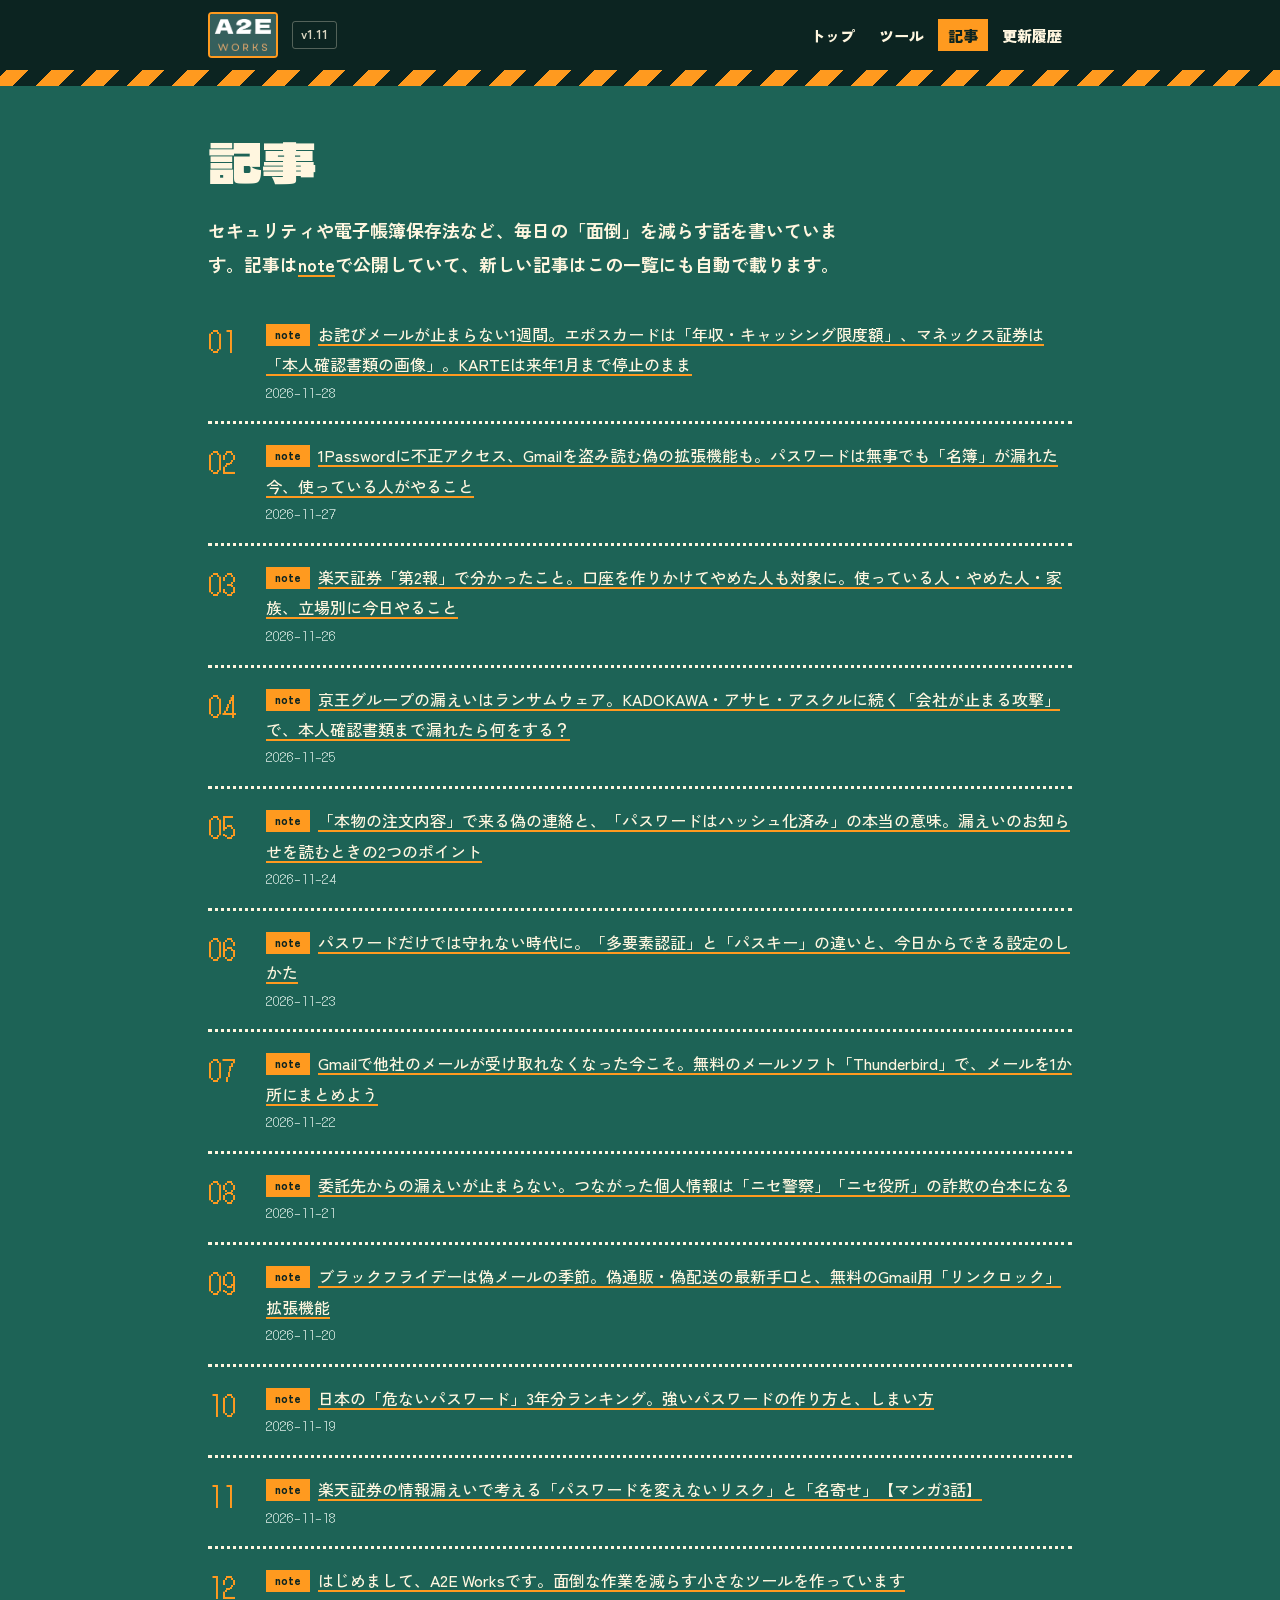
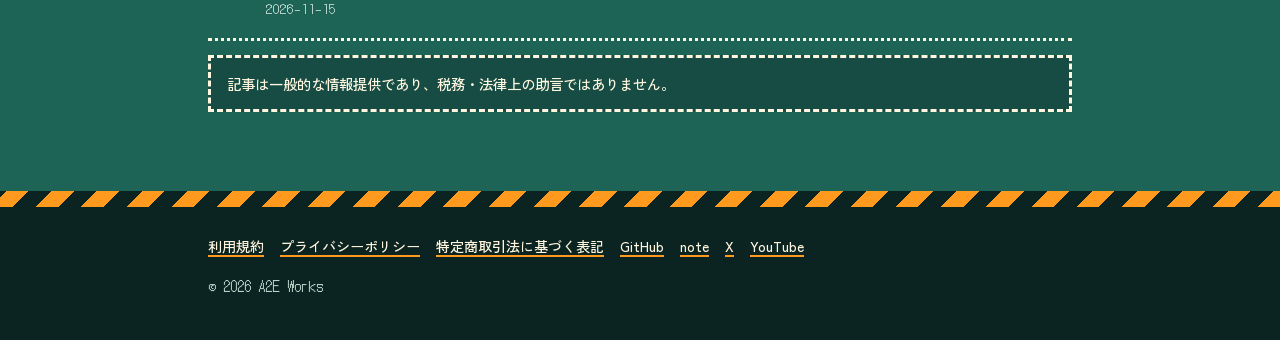
<file: articles.html>
<!doctype html>
<html lang="ja"><head><meta charset="utf-8"><meta name="viewport" content="width=device-width,initial-scale=1">
<title>記事|A2E Works</title><link rel="icon" href="images/favicon.png"><meta name="description" content="電子帳簿保存法まわりの基礎知識を、個人事業主向けにやさしく。">
<link rel="preconnect" href="https://fonts.googleapis.com"><link rel="preconnect" href="https://fonts.gstatic.com" crossorigin><link href="https://fonts.googleapis.com/css2?family=DotGothic16&family=Dela+Gothic+One&family=Zen+Kaku+Gothic+New:wght@500;700;900&display=swap" rel="stylesheet"><link rel="stylesheet" href="css/style.css"></head><body>
<header class="site"><div class="wrap"><a class="brand" href="index.html"><img src="images/brand.png" alt="A2E WORKS"></a><nav><a href="index.html">トップ</a><a href="tools.html">ツール</a><a href="articles.html" aria-current="page">記事</a><a href="changelog.html">更新履歴</a></nav></div></header><div class="stripe"></div>
<main><div class="wrap">
<h1>記事</h1><p class="lead">セキュリティや電子帳簿保存法など、毎日の「面倒」を減らす話を書いています。記事は<a href="https://note.com/a2e_works" target="_blank" rel="noopener">note</a>で公開していて、新しい記事はこの一覧にも自動で載ります。</p>
<ul class="list" id="articleList"></ul>
<p class="note">記事は一般的な情報提供であり、税務・法律上の助言ではありません。</p>
</div></main>
<div class="stripe"></div><footer class="site"><div class="wrap">
<a href="legal/terms.html">利用規約</a><a href="legal/privacy.html">プライバシーポリシー</a><a href="legal/tokushoho.html">特定商取引法に基づく表記</a><a data-github href="#">GitHub</a><a href="https://note.com/a2e_works" target="_blank" rel="noopener">note</a><a href="https://x.com/A2EWorks" target="_blank" rel="noopener">X</a><a href="https://www.youtube.com/channel/UCyqLcDdzrbCwlET-WRJbH2w" target="_blank" rel="noopener">YouTube</a>
<p>&copy; <span id="year">2026</span> A2E Works</p></div></footer>
<script src="js/data.js"></script><script src="js/note-feed.js"></script><script src="js/main.js"></script></body></html>
</file>
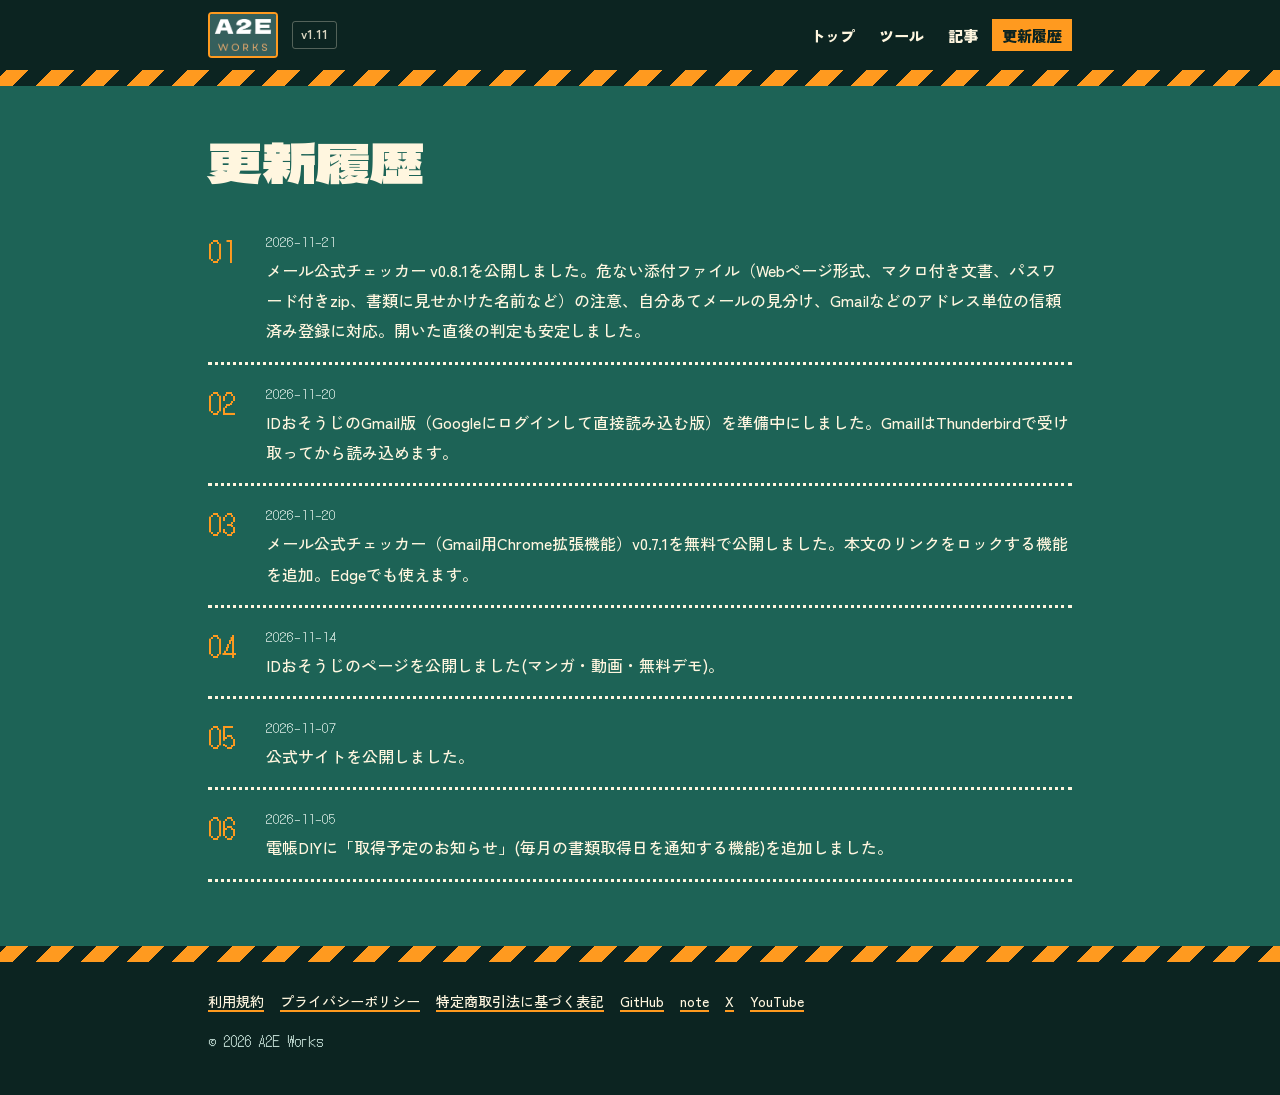
<file: changelog.html>
<!doctype html>
<html lang="ja"><head><meta charset="utf-8"><meta name="viewport" content="width=device-width,initial-scale=1">
<title>更新履歴|A2E Works</title><link rel="icon" href="images/favicon.png"><meta name="description" content="A2E Worksとサイト・製品の更新履歴。">
<link rel="preconnect" href="https://fonts.googleapis.com"><link rel="preconnect" href="https://fonts.gstatic.com" crossorigin><link href="https://fonts.googleapis.com/css2?family=DotGothic16&family=Dela+Gothic+One&family=Zen+Kaku+Gothic+New:wght@500;700;900&display=swap" rel="stylesheet"><link rel="stylesheet" href="css/style.css"></head><body>
<header class="site"><div class="wrap"><a class="brand" href="index.html"><img src="images/brand.png" alt="A2E WORKS"></a><nav><a href="index.html">トップ</a><a href="tools.html">ツール</a><a href="articles.html">記事</a><a href="changelog.html" aria-current="page">更新履歴</a></nav></div></header><div class="stripe"></div>
<main><div class="wrap">
<h1>更新履歴</h1><ul class="list" id="changeList"></ul>
</div></main>
<div class="stripe"></div><footer class="site"><div class="wrap">
<a href="legal/terms.html">利用規約</a><a href="legal/privacy.html">プライバシーポリシー</a><a href="legal/tokushoho.html">特定商取引法に基づく表記</a><a data-github href="#">GitHub</a><a href="https://note.com/a2e_works" target="_blank" rel="noopener">note</a><a href="https://x.com/A2EWorks" target="_blank" rel="noopener">X</a><a href="https://www.youtube.com/channel/UCyqLcDdzrbCwlET-WRJbH2w" target="_blank" rel="noopener">YouTube</a>
<p>&copy; <span id="year">2026</span> A2E Works</p></div></footer>
<script src="js/data.js"></script><script src="js/main.js"></script></body></html>
</file>
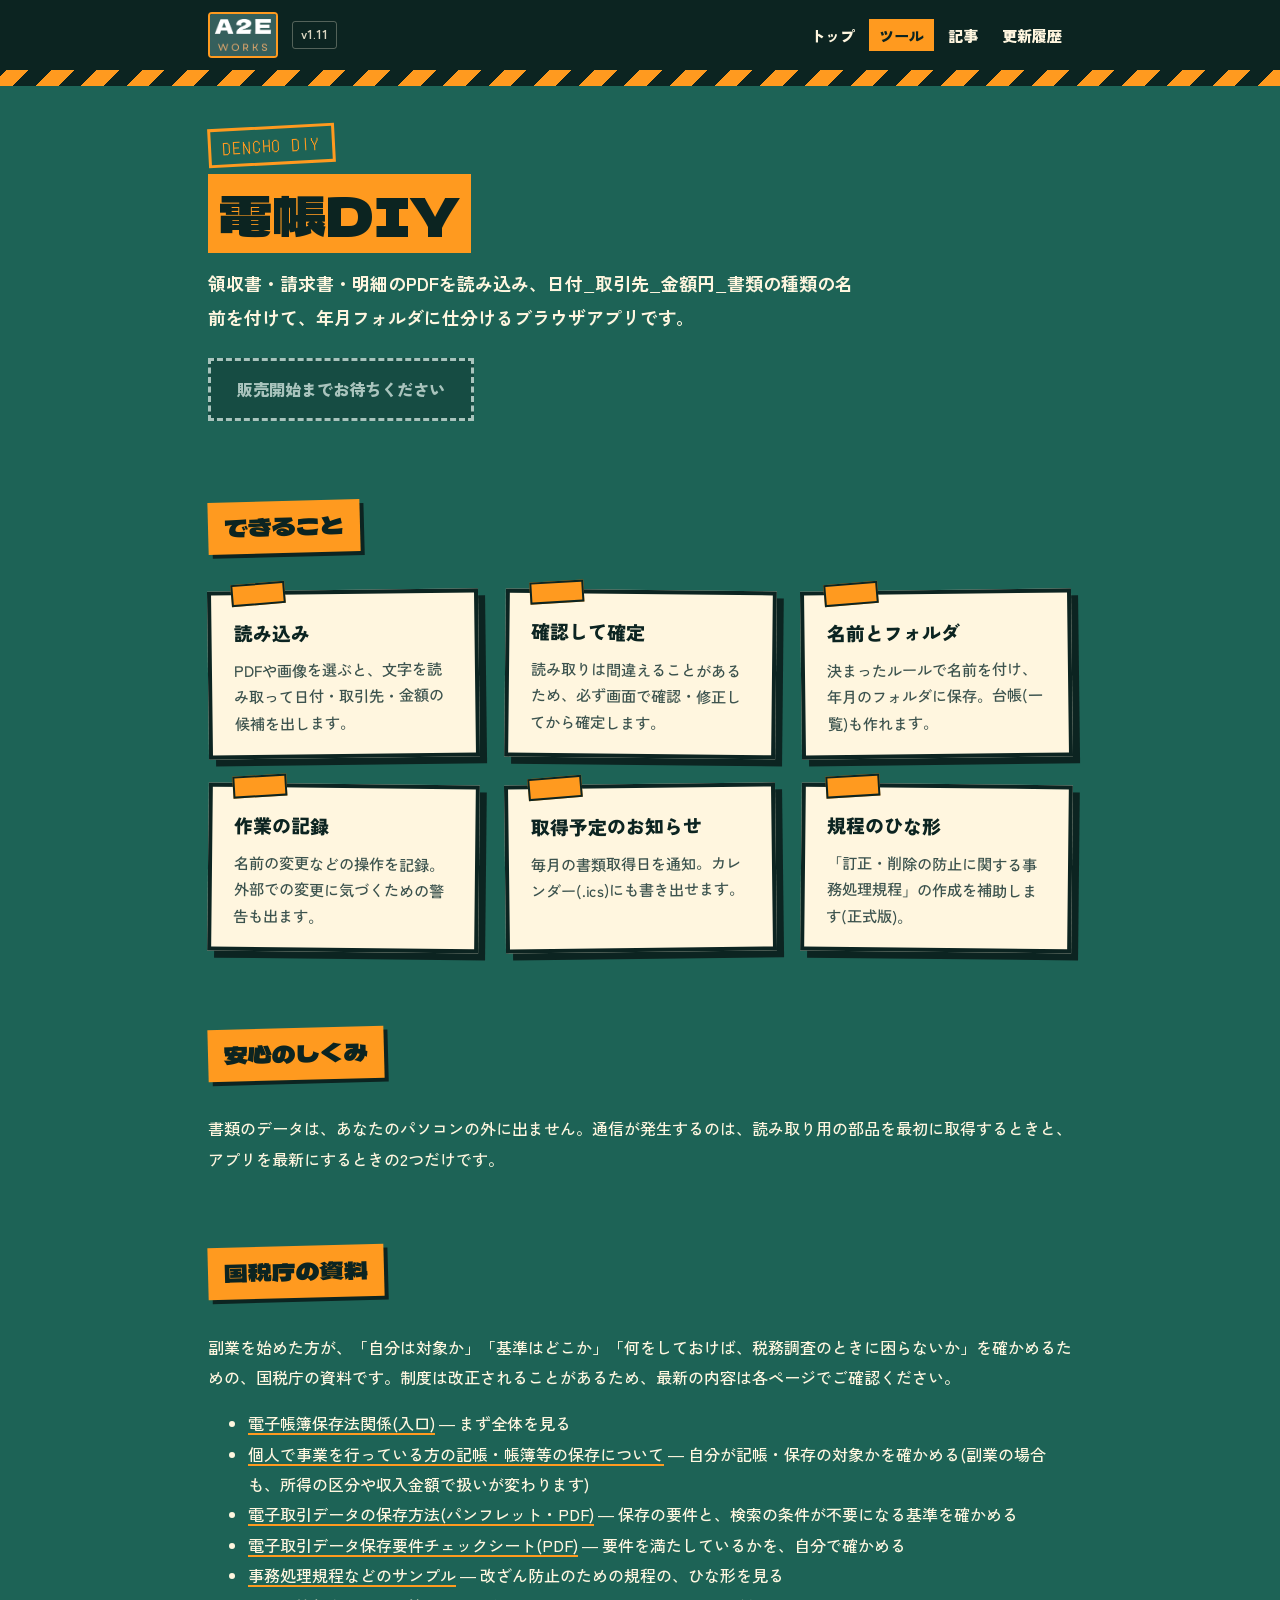
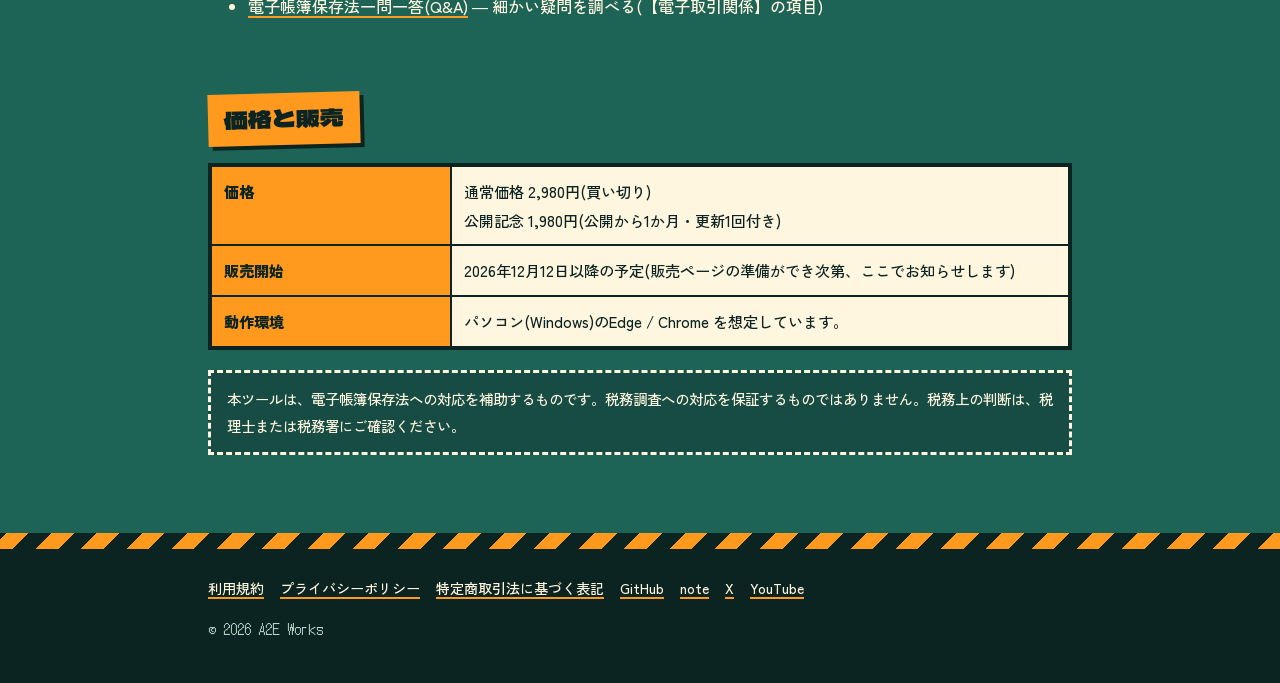
<file: dencho-diy.html>
<!doctype html>
<html lang="ja"><head><meta charset="utf-8"><meta name="viewport" content="width=device-width,initial-scale=1">
<title>電帳DIY|A2E Works</title><link rel="icon" href="images/favicon.png"><meta name="description" content="電子取引データのファイル名・フォルダ整理を、ブラウザだけで。書類は外部に送信されません。">
<link rel="preconnect" href="https://fonts.googleapis.com"><link rel="preconnect" href="https://fonts.gstatic.com" crossorigin><link href="https://fonts.googleapis.com/css2?family=DotGothic16&family=Dela+Gothic+One&family=Zen+Kaku+Gothic+New:wght@500;700;900&display=swap" rel="stylesheet"><link rel="stylesheet" href="css/style.css"></head><body>
<header class="site"><div class="wrap"><a class="brand" href="index.html"><img src="images/brand.png" alt="A2E WORKS"></a><nav><a href="index.html">トップ</a><a href="tools.html" aria-current="page">ツール</a><a href="articles.html">記事</a><a href="changelog.html">更新履歴</a></nav></div></header><div class="stripe"></div>
<main><div class="wrap">
<span class="stamp">DENCHO DIY</span><h1><mark>電帳DIY</mark></h1>
<p class="lead">領収書・請求書・明細のPDFを読み込み、<strong>日付_取引先_金額円_書類の種類</strong>の名前を付けて、年月フォルダに仕分けるブラウザアプリです。</p>
<div class="btns"><a class="btn sub" data-buy href="#">購入する</a></div>
<h2>できること</h2>
<div class="grid">
<div class="card"><h3>読み込み</h3><p>PDFや画像を選ぶと、文字を読み取って日付・取引先・金額の候補を出します。</p></div>
<div class="card"><h3>確認して確定</h3><p>読み取りは間違えることがあるため、必ず画面で確認・修正してから確定します。</p></div>
<div class="card"><h3>名前とフォルダ</h3><p>決まったルールで名前を付け、年月のフォルダに保存。台帳(一覧)も作れます。</p></div>
<div class="card"><h3>作業の記録</h3><p>名前の変更などの操作を記録。外部での変更に気づくための警告も出ます。</p></div>
<div class="card"><h3>取得予定のお知らせ</h3><p>毎月の書類取得日を通知。カレンダー(.ics)にも書き出せます。</p></div>
<div class="card"><h3>規程のひな形</h3><p>「訂正・削除の防止に関する事務処理規程」の作成を補助します(正式版)。</p></div></div>
<h2>安心のしくみ</h2>
<p>書類のデータは、あなたのパソコンの外に出ません。通信が発生するのは、読み取り用の部品を最初に取得するときと、アプリを最新にするときの2つだけです。</p>
<h2>国税庁の資料</h2>
<p>副業を始めた方が、「自分は対象か」「基準はどこか」「何をしておけば、税務調査のときに困らないか」を確かめるための、国税庁の資料です。制度は改正されることがあるため、最新の内容は各ページでご確認ください。</p>
<!--NTA_LINKS:html-->
<ul>
      <li><a href="https://www.nta.go.jp/law/joho-zeikaishaku/sonota/jirei/index.htm" target="_blank" rel="noopener">電子帳簿保存法関係(入口)</a><span class="nta-use"> ― まず全体を見る</span></li>
      <li><a href="https://www.nta.go.jp/taxes/shiraberu/shinkoku/kojin_jigyo/index.htm" target="_blank" rel="noopener">個人で事業を行っている方の記帳・帳簿等の保存について</a><span class="nta-use"> ― 自分が記帳・保存の対象かを確かめる(副業の場合も、所得の区分や収入金額で扱いが変わります)</span></li>
      <li><a href="https://www.nta.go.jp/law/joho-zeikaishaku/sonota/jirei/tokusetsu/pdf/0024011-003_01.pdf" target="_blank" rel="noopener">電子取引データの保存方法(パンフレット・PDF)</a><span class="nta-use"> ― 保存の要件と、検索の条件が不要になる基準を確かめる</span></li>
      <li><a href="https://www.nta.go.jp/law/joho-zeikaishaku/sonota/jirei/tokusetsu/pdf/0024011-003_02.pdf" target="_blank" rel="noopener">電子取引データ保存要件チェックシート(PDF)</a><span class="nta-use"> ― 要件を満たしているかを、自分で確かめる</span></li>
      <li><a href="https://www.nta.go.jp/law/joho-zeikaishaku/sonota/jirei/0021006-031.htm" target="_blank" rel="noopener">事務処理規程などのサンプル</a><span class="nta-use"> ― 改ざん防止のための規程の、ひな形を見る</span></li>
      <li><a href="https://www.nta.go.jp/law/joho-zeikaishaku/sonota/jirei/4-3.htm" target="_blank" rel="noopener">電子帳簿保存法一問一答(Q&amp;A)</a><span class="nta-use"> ― 細かい疑問を調べる(【電子取引関係】の項目)</span></li>
    </ul>
<!--/NTA_LINKS-->
<h2>価格と販売</h2>
<table><tr><th>価格</th><td>通常価格 2,980円(買い切り)<br>公開記念 1,980円(公開から1か月・更新1回付き)</td></tr>
<tr><th>販売開始</th><td>2026年12月12日以降の予定(販売ページの準備ができ次第、ここでお知らせします)</td></tr>
<tr><th>動作環境</th><td>パソコン(Windows)のEdge / Chrome を想定しています。</td></tr></table>
<p class="note" style="margin-top:20px">本ツールは、電子帳簿保存法への対応を補助するものです。税務調査への対応を保証するものではありません。税務上の判断は、税理士または税務署にご確認ください。</p>
</div></main>
<div class="stripe"></div><footer class="site"><div class="wrap">
<a href="legal/terms.html">利用規約</a><a href="legal/privacy.html">プライバシーポリシー</a><a href="legal/tokushoho.html">特定商取引法に基づく表記</a><a data-github href="#">GitHub</a><a href="https://note.com/a2e_works" target="_blank" rel="noopener">note</a><a href="https://x.com/A2EWorks" target="_blank" rel="noopener">X</a><a href="https://www.youtube.com/channel/UCyqLcDdzrbCwlET-WRJbH2w" target="_blank" rel="noopener">YouTube</a>
<p>&copy; <span id="year">2026</span> A2E Works</p></div></footer>
<script src="js/data.js"></script><script src="js/main.js"></script></body></html>
</file>
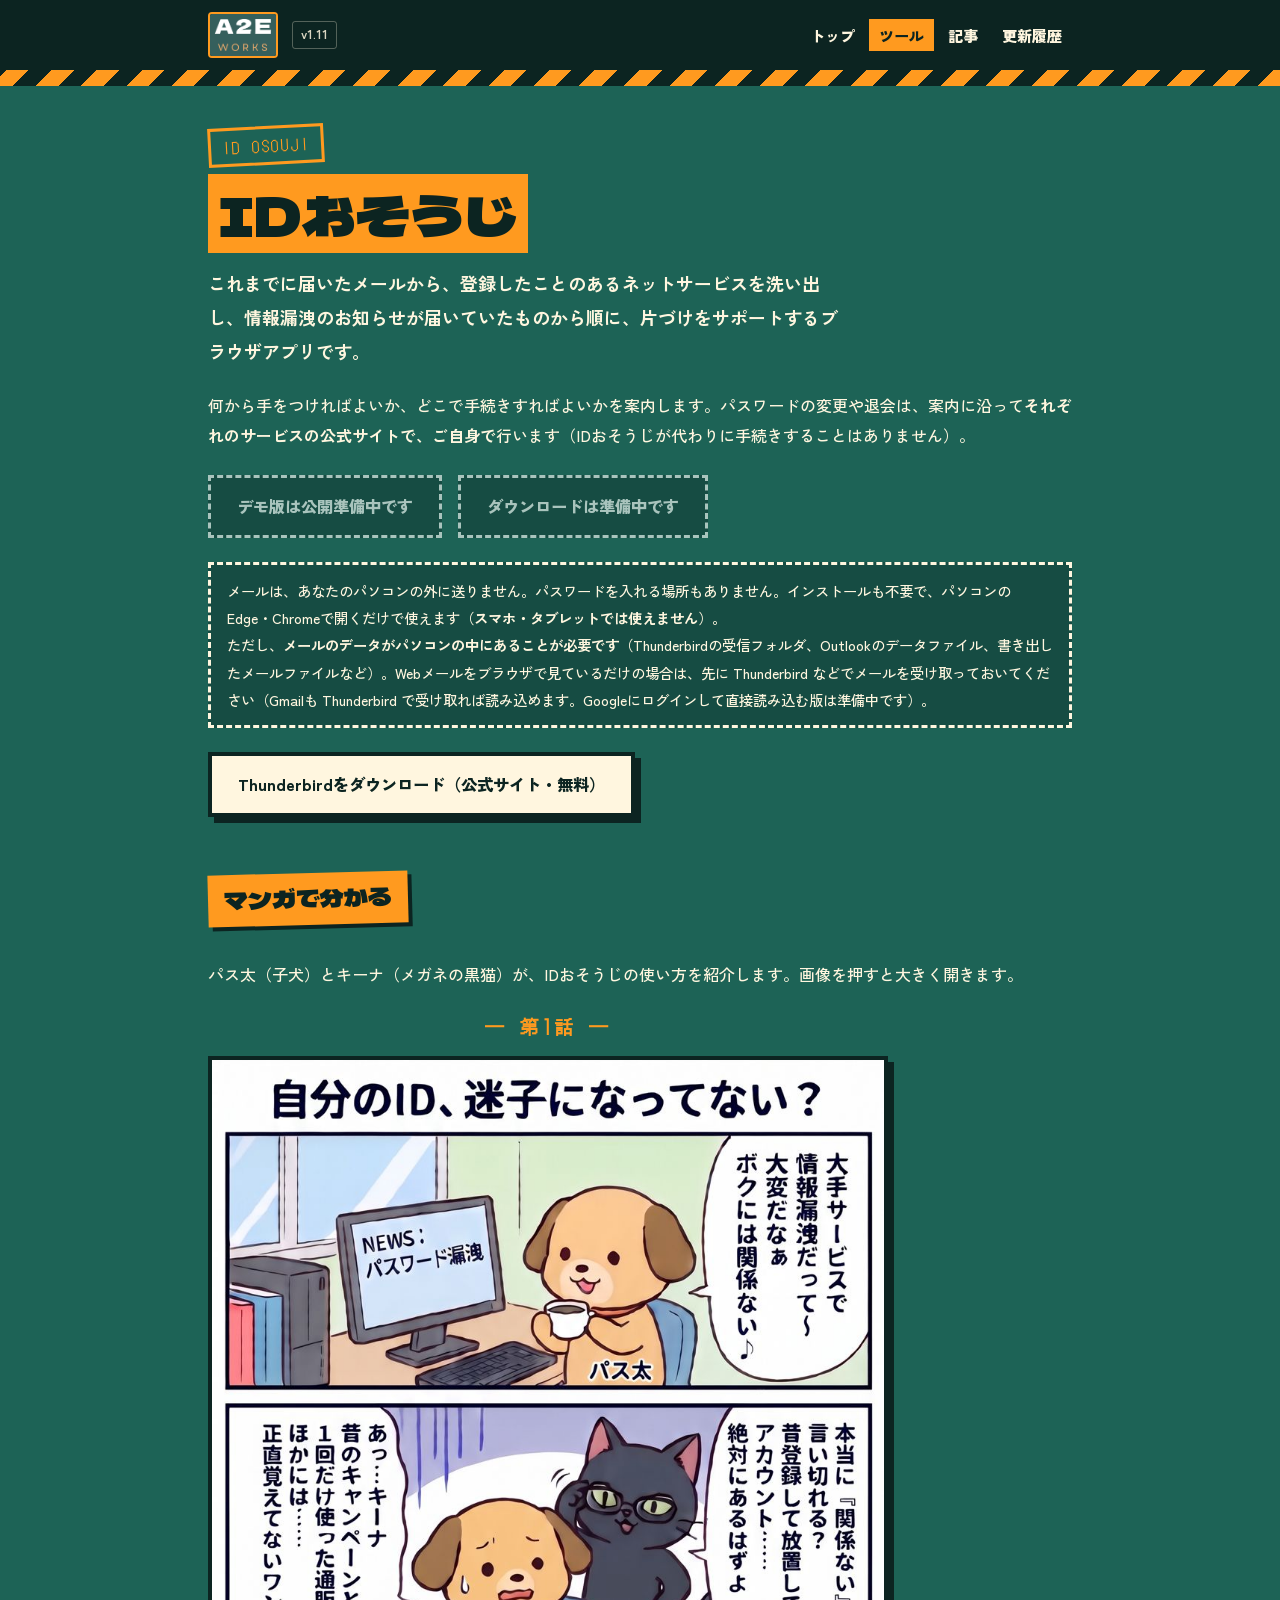
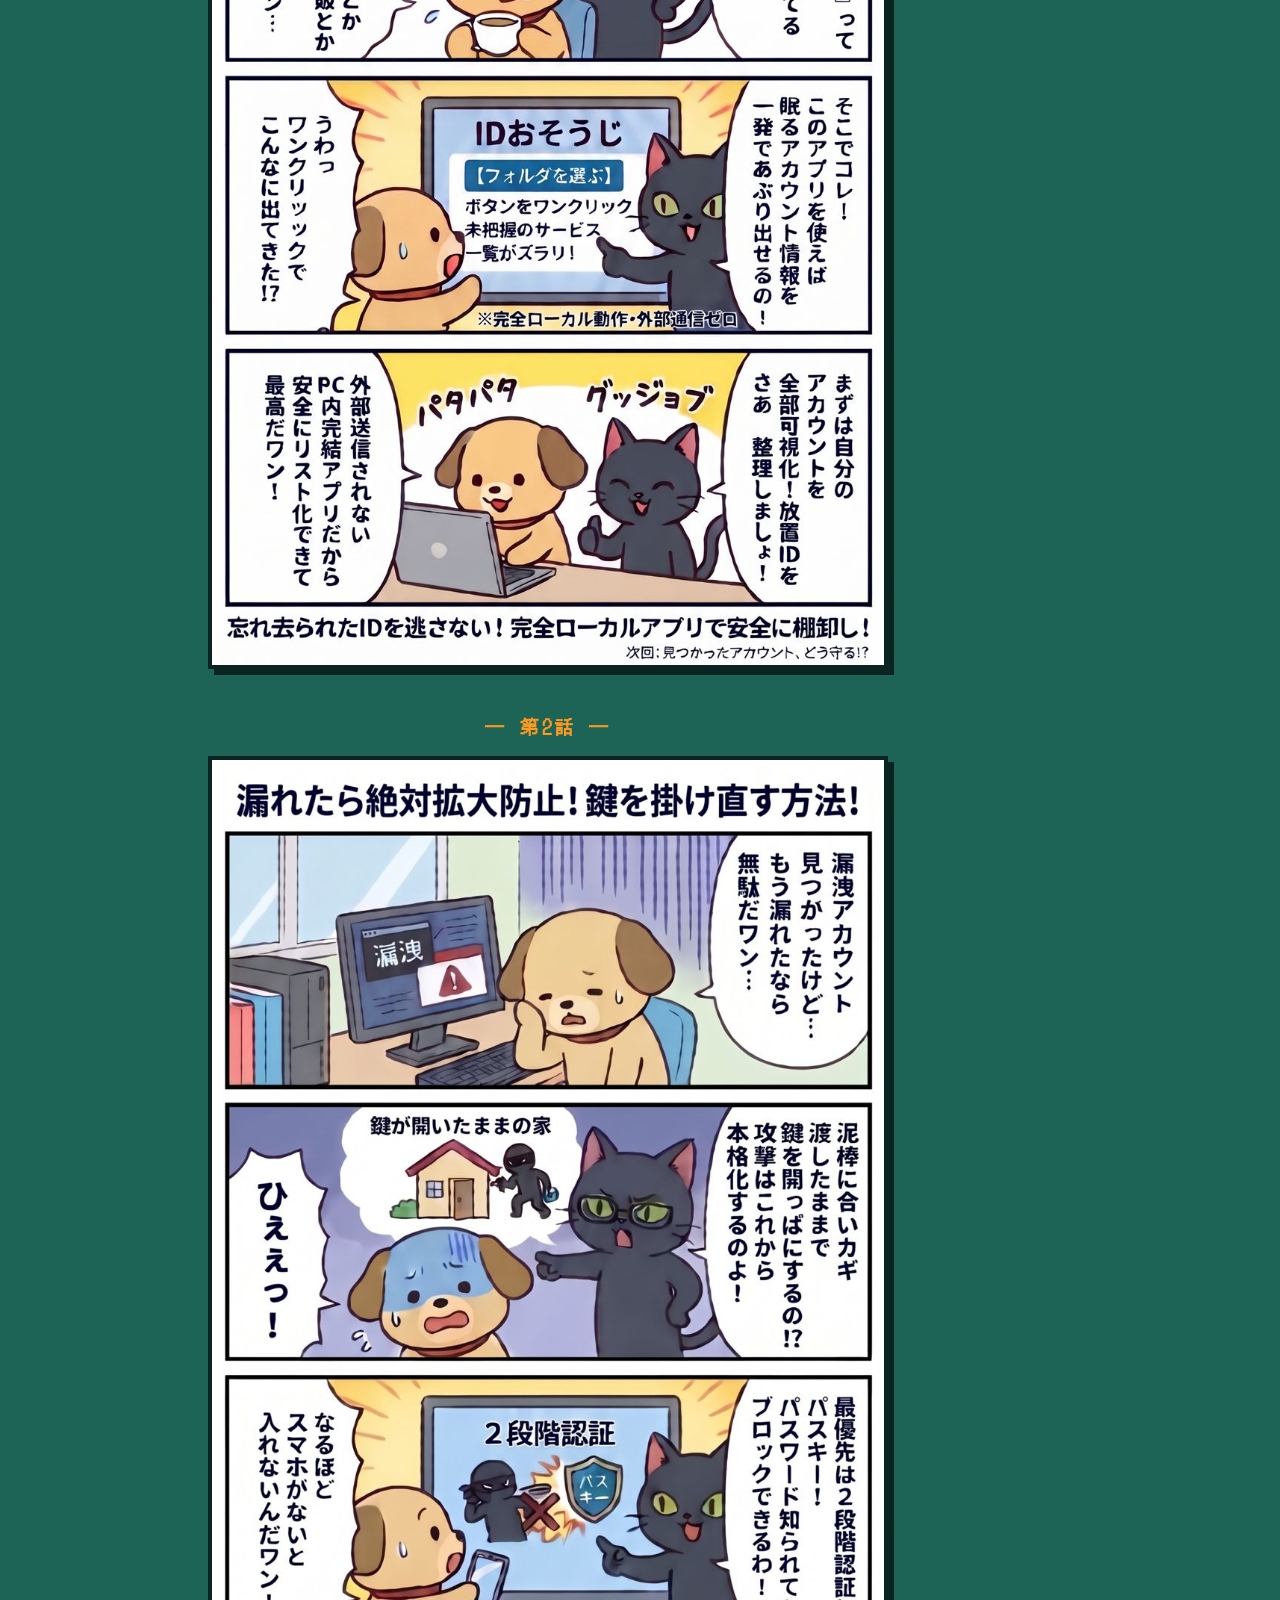
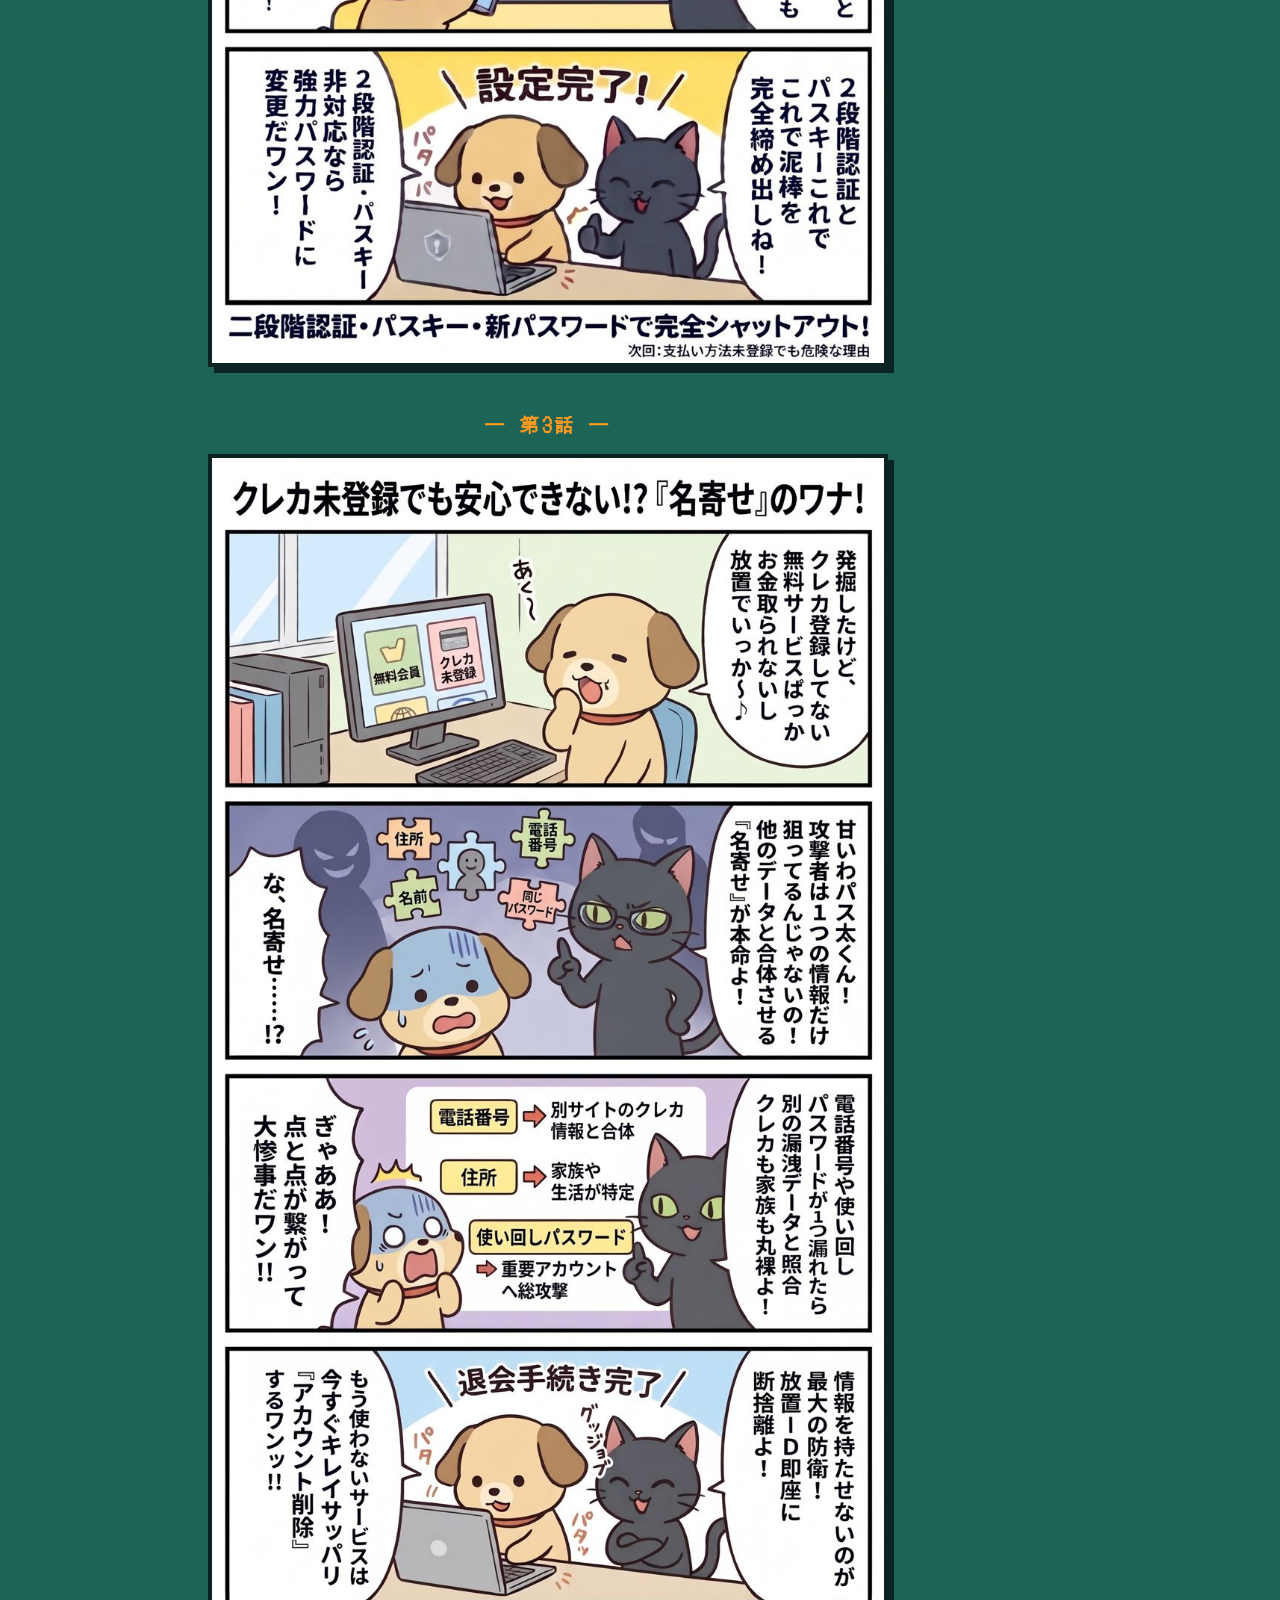
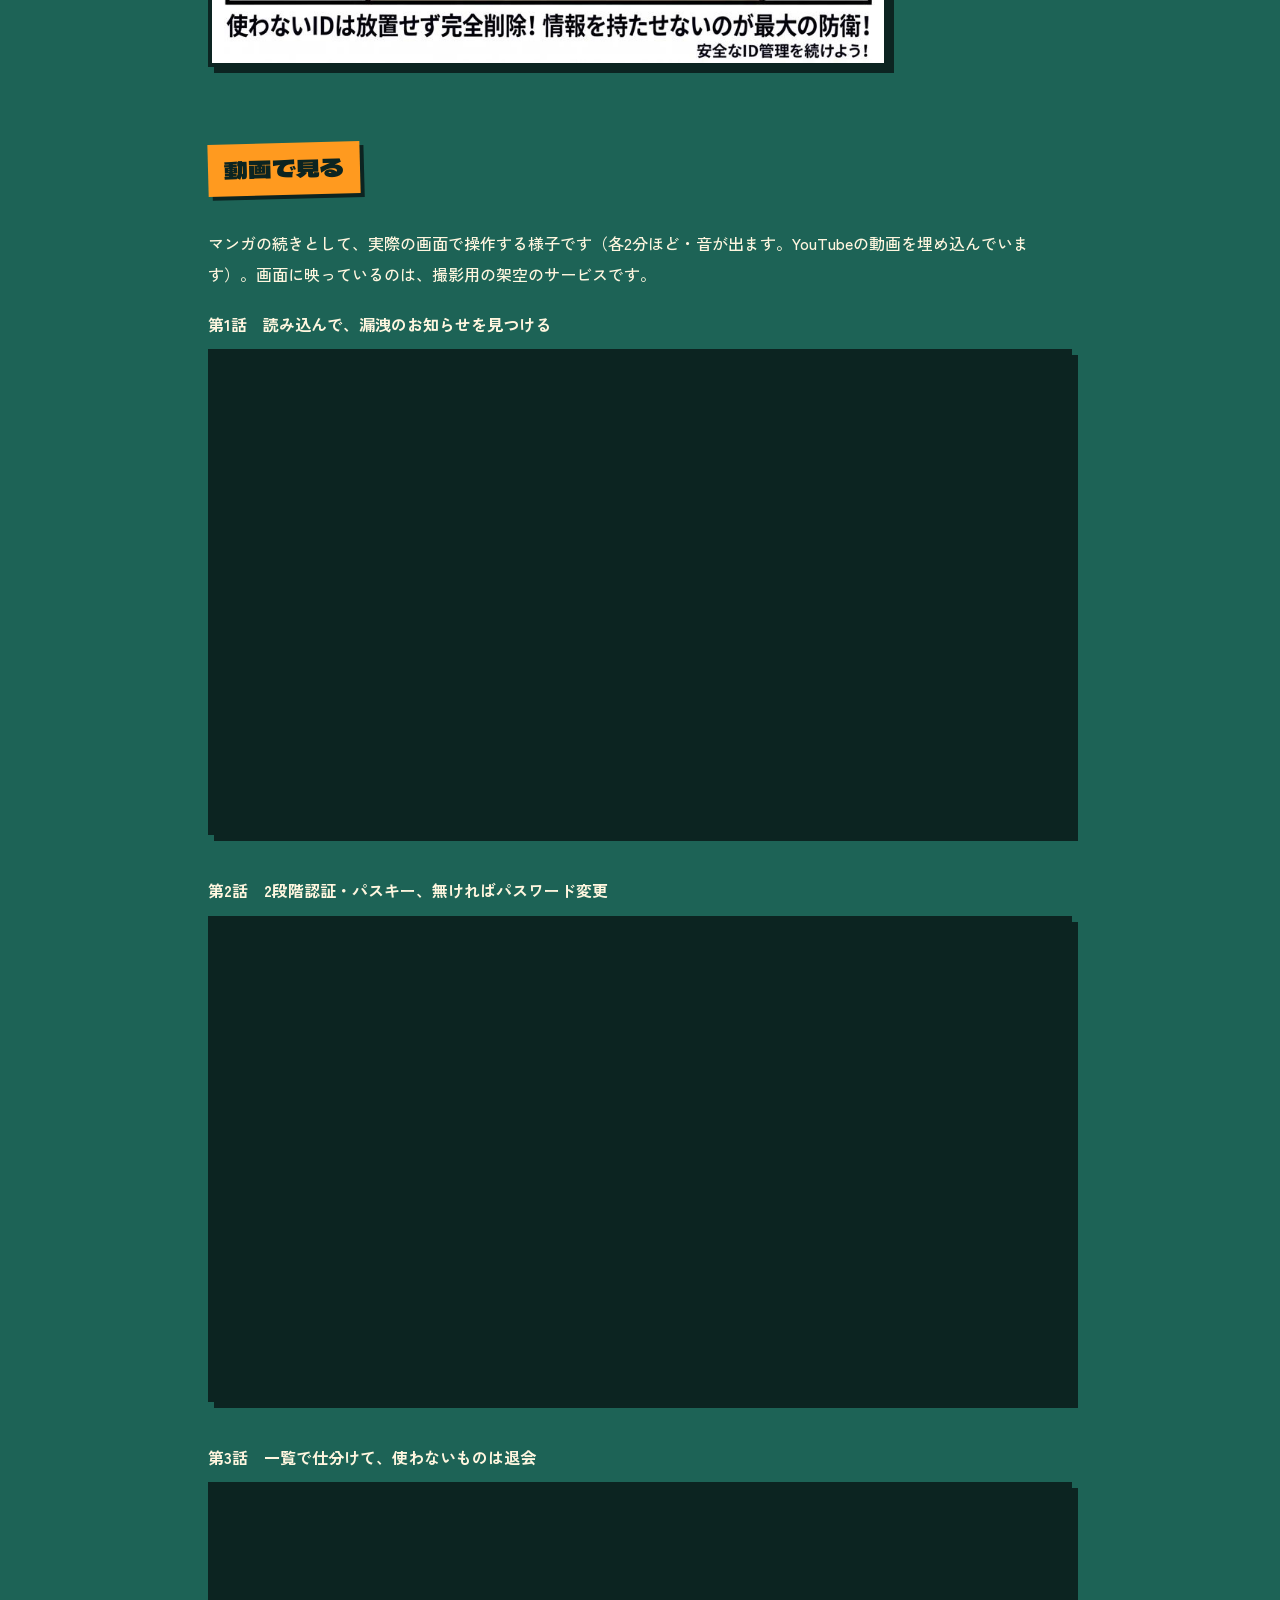
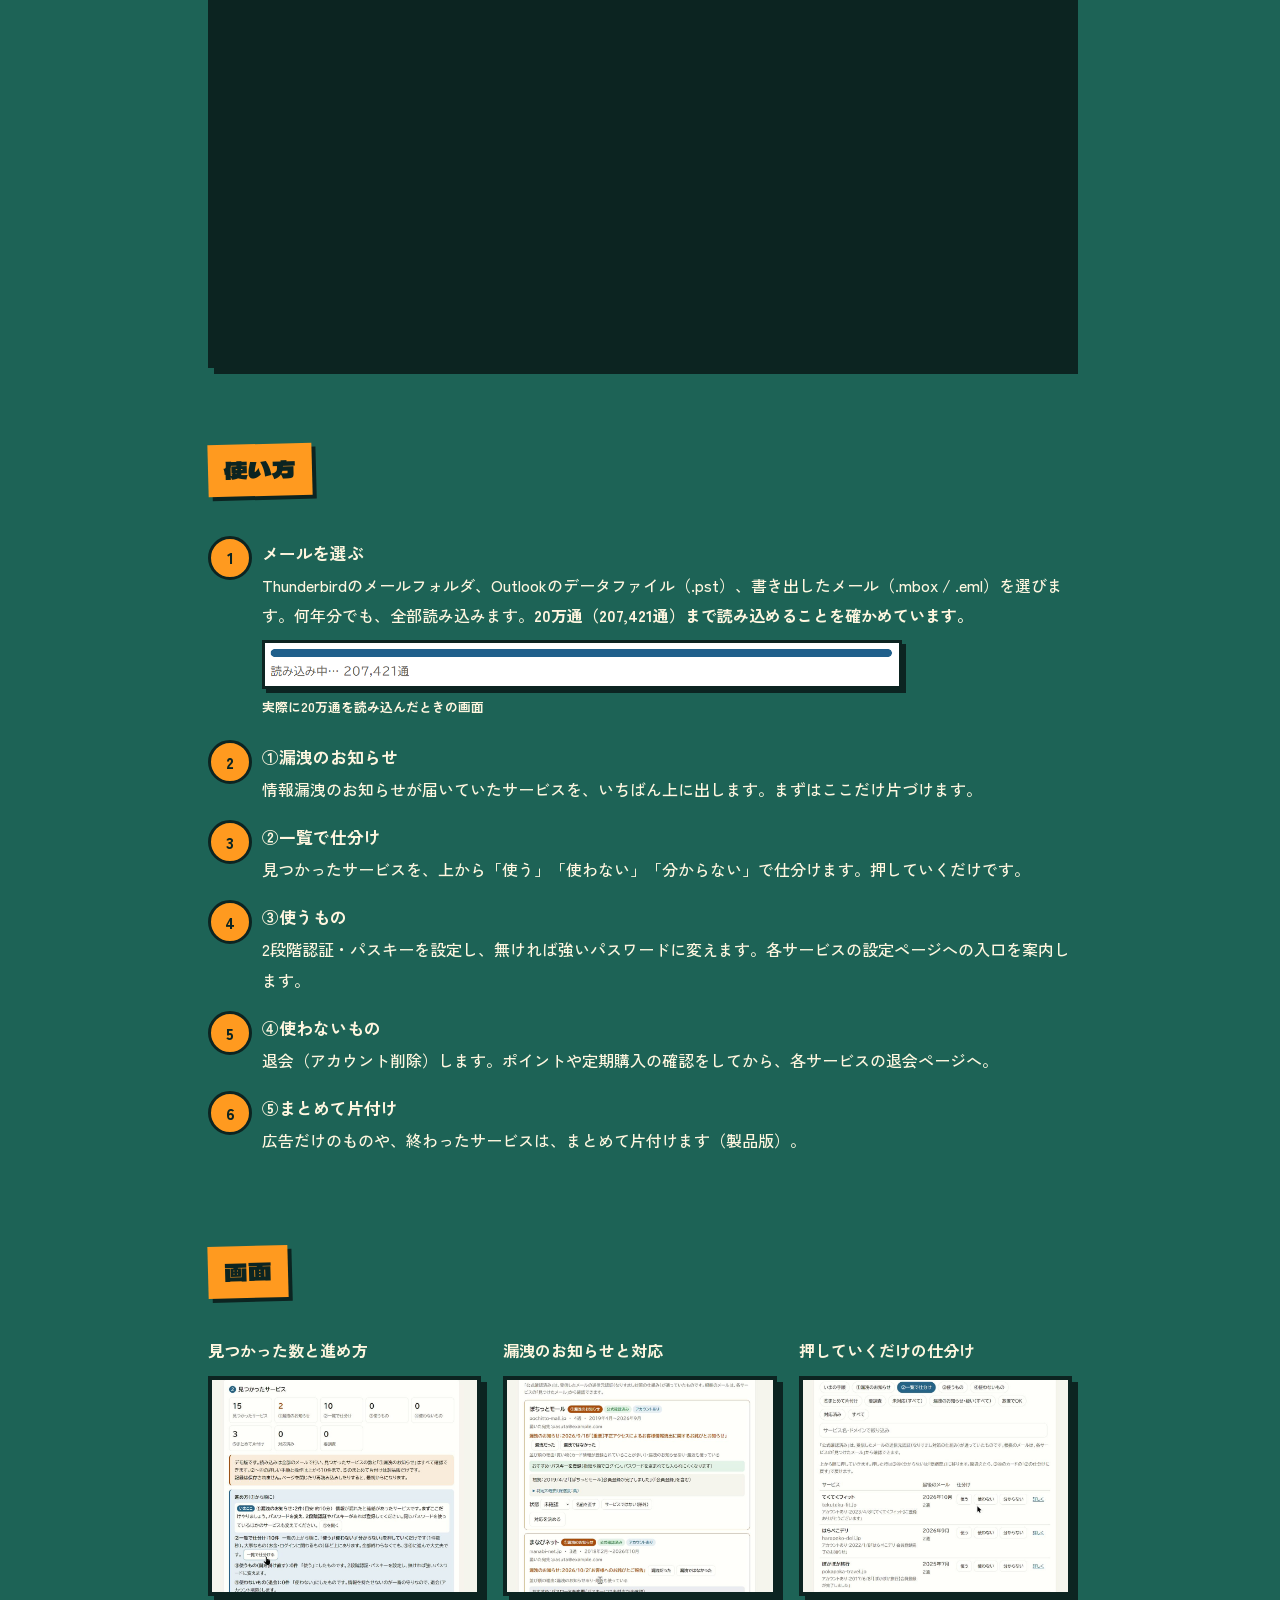
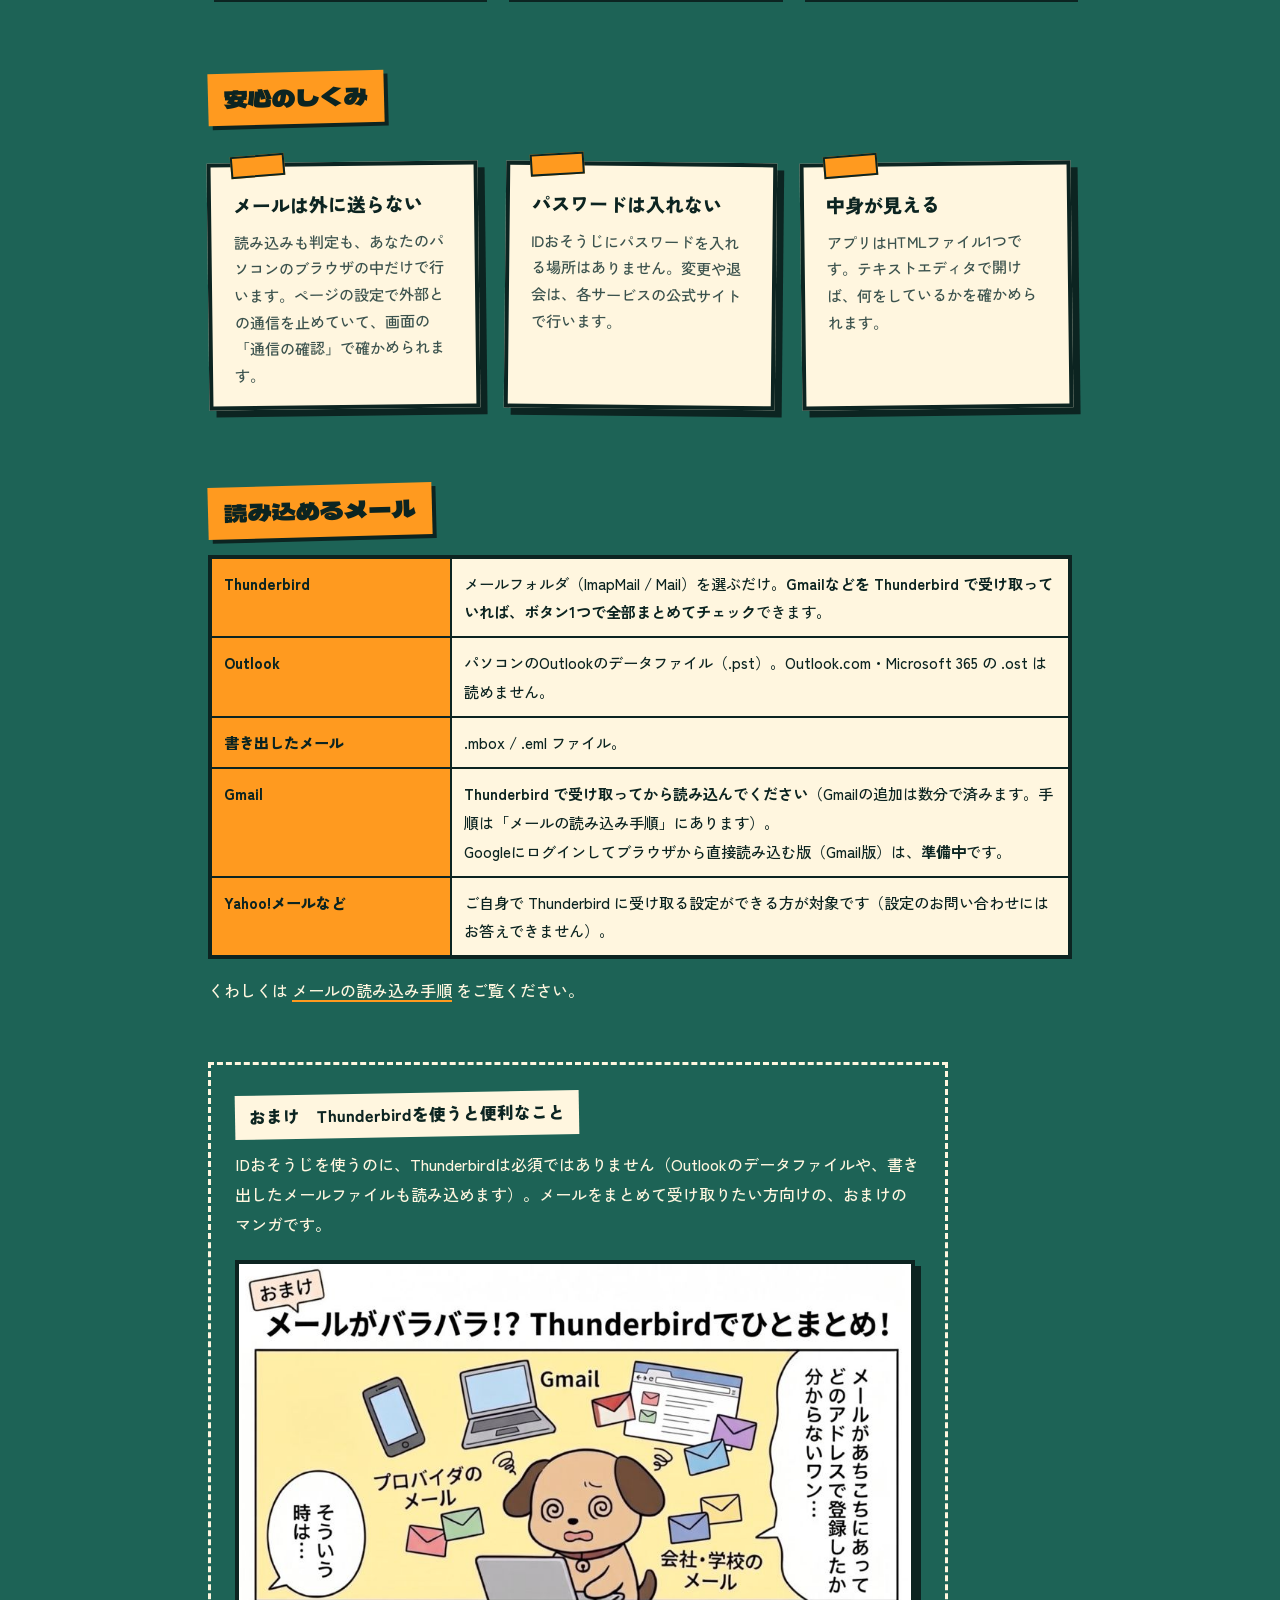
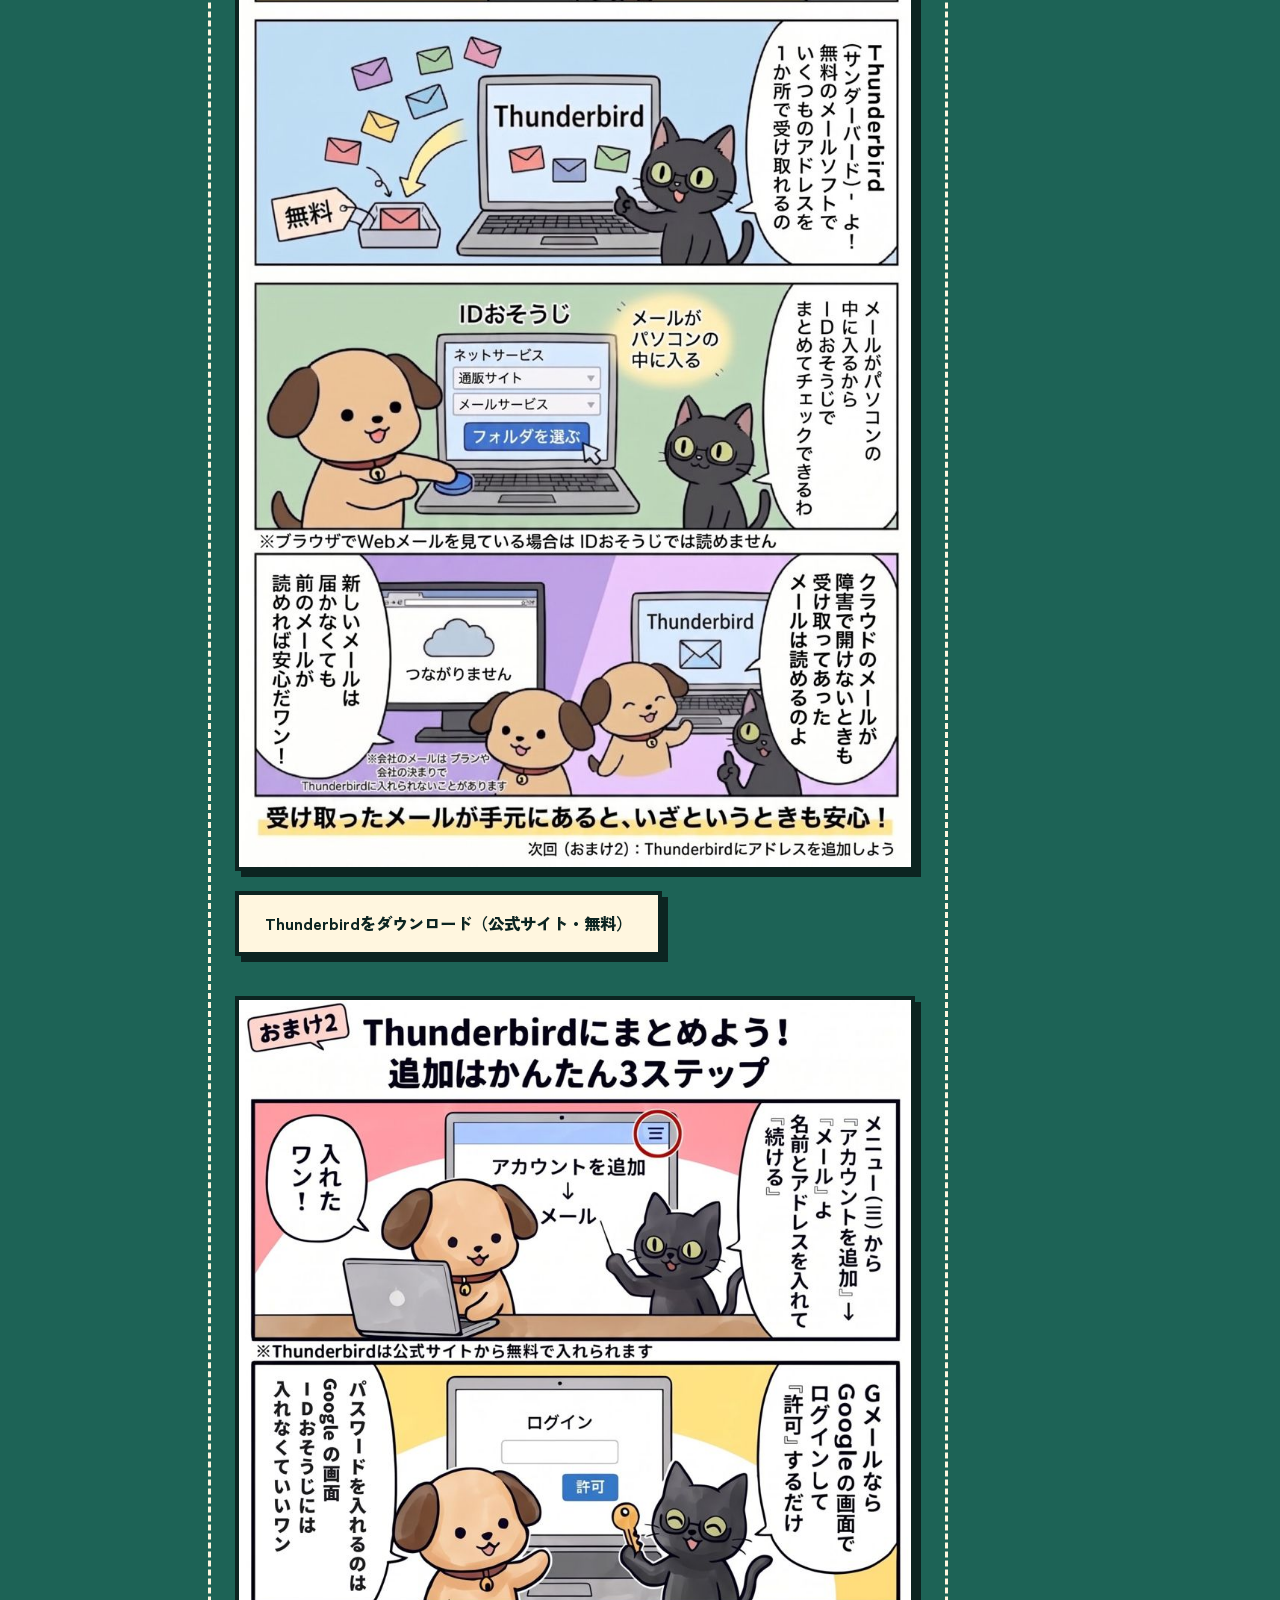
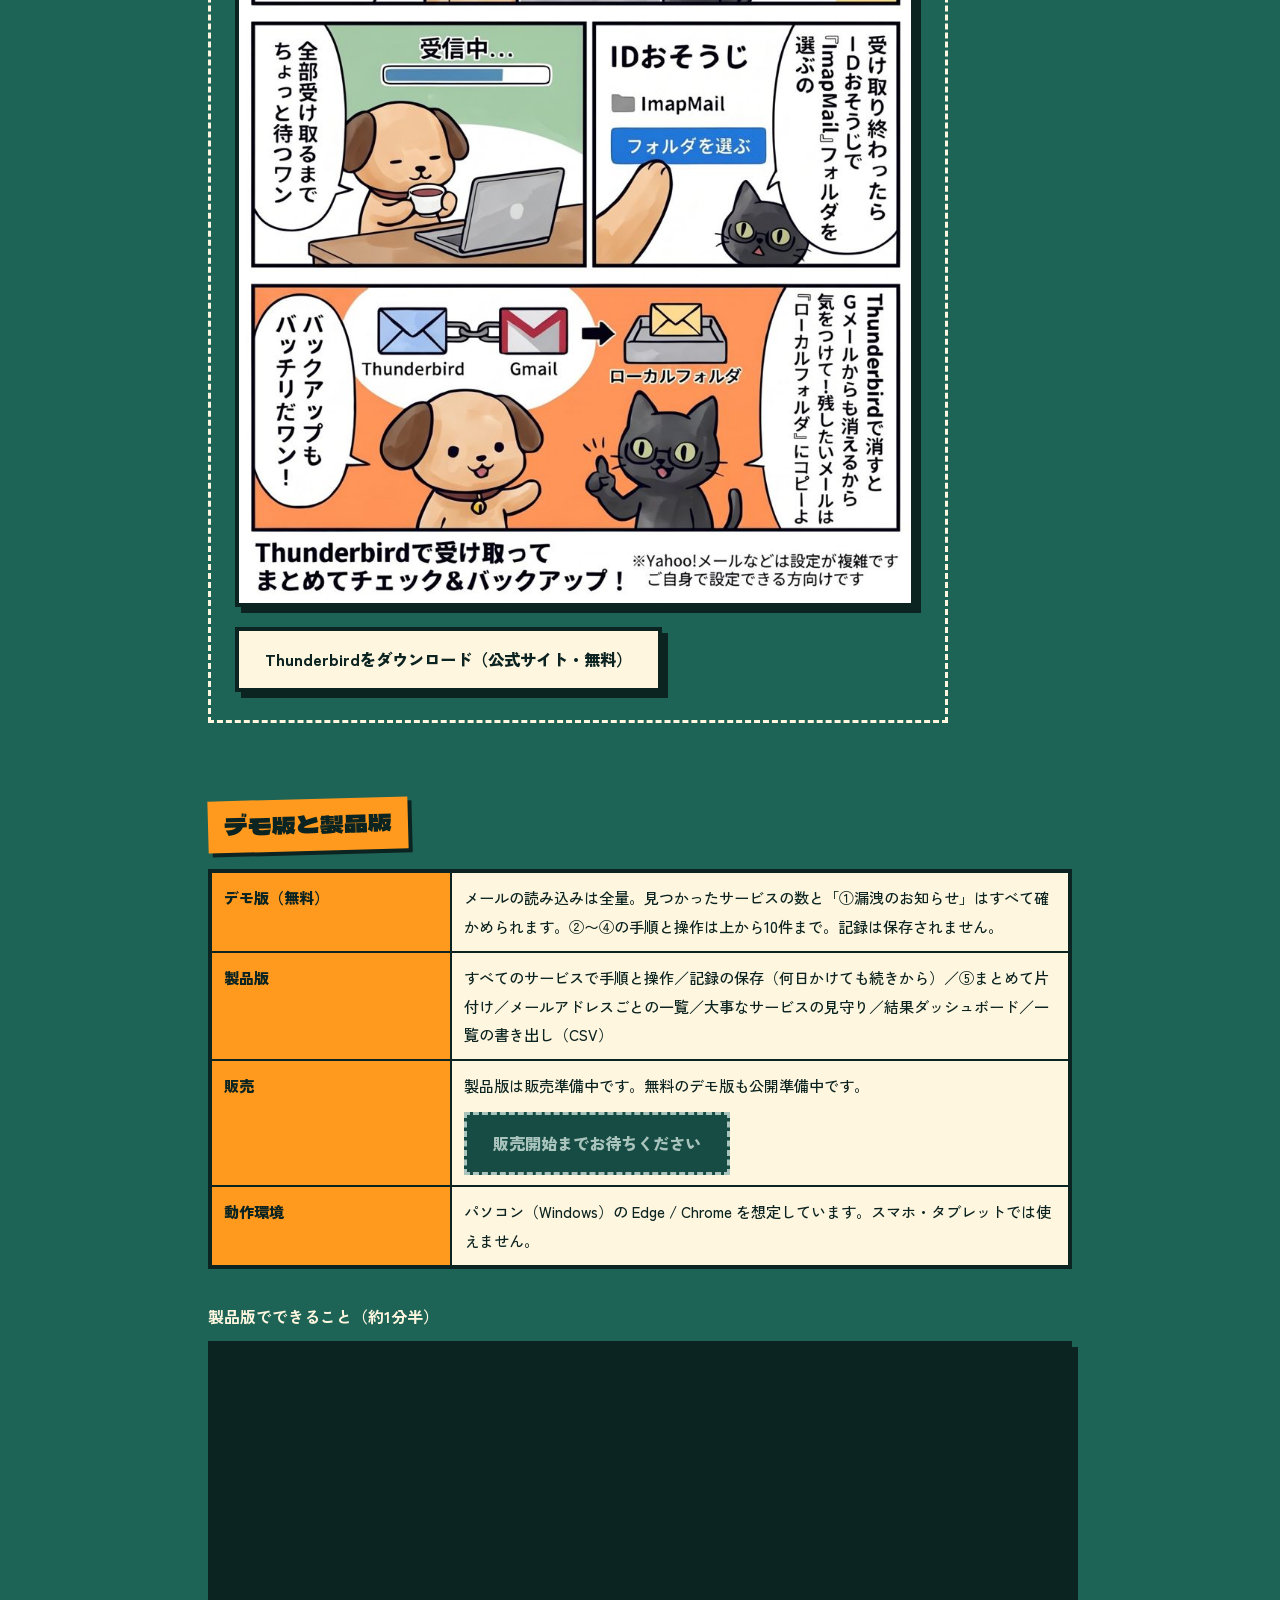
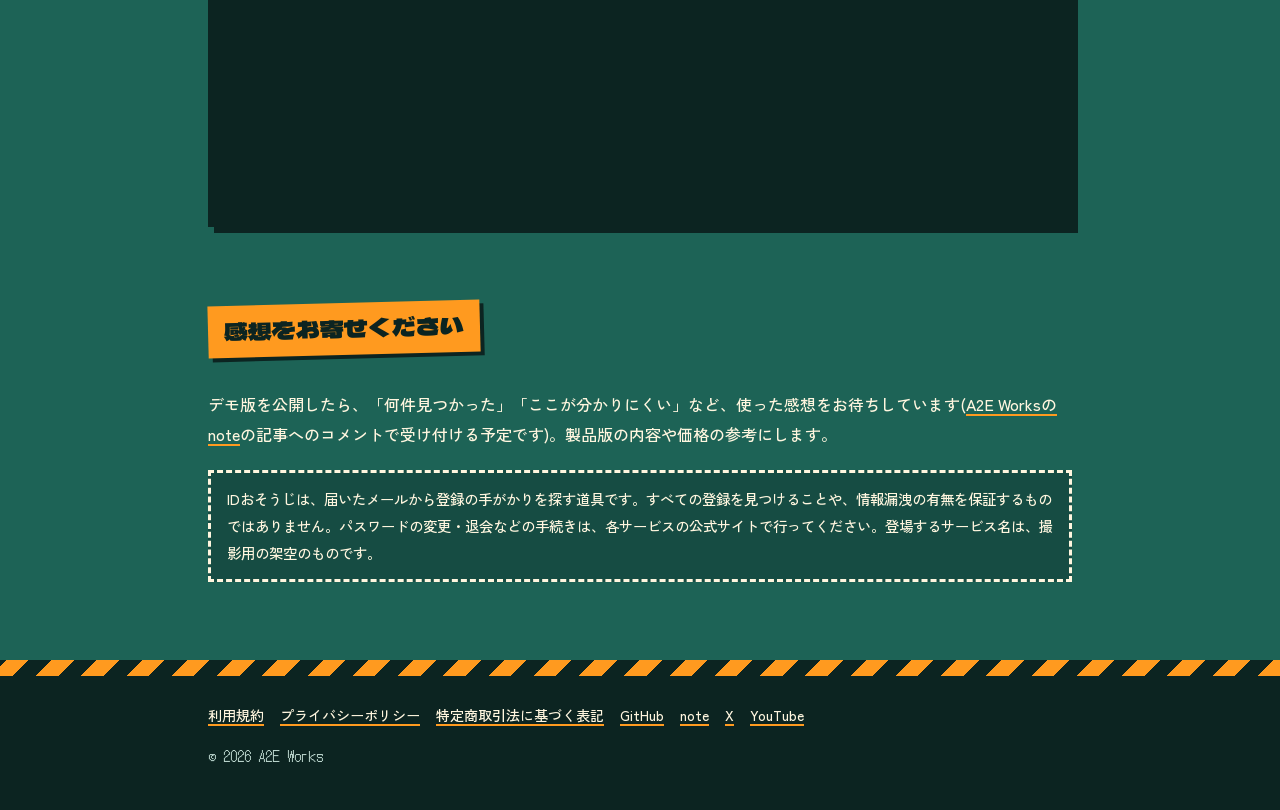
<file: id-osouji.html>
<!doctype html>
<html lang="ja"><head><meta charset="utf-8"><meta name="viewport" content="width=device-width,initial-scale=1">
<title>IDおそうじ|A2E Works</title><link rel="icon" href="images/favicon.png"><meta name="description" content="メールから、忘れていたネットサービスの登録を見つけて、片づけをサポートするブラウザアプリ。メールはパソコンの外に送りません。">
<meta property="og:title" content="IDおそうじ|メールから、忘れていた登録を見つけて片づける"><meta property="og:description" content="漏洩のお知らせが届いていたサービスから順に、片づけをサポート。パスワード変更や退会は各サービスの公式サイトで。メールはパソコンの外に送りません。"><meta property="og:image" content="https://a2e-works.github.io/images/id-osouji/og.jpg"><meta property="og:type" content="website"><meta name="twitter:card" content="summary_large_image">
<link rel="preconnect" href="https://fonts.googleapis.com"><link rel="preconnect" href="https://fonts.gstatic.com" crossorigin><link href="https://fonts.googleapis.com/css2?family=DotGothic16&family=Dela+Gothic+One&family=Zen+Kaku+Gothic+New:wght@500;700;900&display=swap" rel="stylesheet"><link rel="stylesheet" href="css/style.css?v=2"></head><body>
<header class="site"><div class="wrap"><a class="brand" href="index.html"><img src="images/brand.png" alt="A2E WORKS"></a><nav><a href="index.html">トップ</a><a href="tools.html" aria-current="page">ツール</a><a href="articles.html">記事</a><a href="changelog.html">更新履歴</a></nav></div></header><div class="stripe"></div>
<main><div class="wrap">
<span class="stamp">ID OSOUJI</span><h1><mark>IDおそうじ</mark></h1>
<p class="lead">これまでに届いたメールから、<strong>登録したことのあるネットサービス</strong>を洗い出し、情報漏洩のお知らせが届いていたものから順に、<strong>片づけをサポートする</strong>ブラウザアプリです。</p>
<p>何から手をつければよいか、どこで手続きすればよいかを案内します。パスワードの変更や退会は、案内に沿って<strong>それぞれのサービスの公式サイトで、ご自身で</strong>行います（IDおそうじが代わりに手続きすることはありません）。</p>
<div class="btns"><a class="btn" data-demo="idosouji" href="#" target="_blank" rel="noopener">無料デモを試す</a><a class="btn sub" data-dl="idosouji" href="#" target="_blank" rel="noopener">デモ版をダウンロード（zip）</a></div>
<p class="note">メールは、あなたのパソコンの外に送りません。パスワードを入れる場所もありません。インストールも不要で、パソコンのEdge・Chromeで開くだけで使えます（<strong>スマホ・タブレットでは使えません</strong>）。<br>ただし、<strong>メールのデータがパソコンの中にあることが必要です</strong>（Thunderbirdの受信フォルダ、Outlookのデータファイル、書き出したメールファイルなど）。Webメールをブラウザで見ているだけの場合は、先に Thunderbird などでメールを受け取っておいてください（Gmailも Thunderbird で受け取れば読み込めます。Googleにログインして直接読み込む版は準備中です）。</p>

<p style="margin:24px 0 0"><a class="btn sub" href="https://www.thunderbird.net/ja/download" target="_blank" rel="noopener">Thunderbirdをダウンロード（公式サイト・無料）</a></p>

<h2 id="manga">マンガで分かる</h2>
<p>パス太（子犬）とキーナ（メガネの黒猫）が、IDおそうじの使い方を紹介します。画像を押すと大きく開きます。</p>
<div class="manga">
<figure><figcaption>― 第1話 ―</figcaption><a href="images/id-osouji/manga-1.jpg" target="_blank" rel="noopener"><img src="images/id-osouji/manga-1.jpg" alt="マンガ1：自分のID、迷子になってない？" loading="lazy" width="900" height="1612"></a></figure>
<figure><figcaption>― 第2話 ―</figcaption><a href="images/id-osouji/manga-2.jpg?v=2" target="_blank" rel="noopener"><img src="images/id-osouji/manga-2.jpg?v=2" alt="マンガ2：漏れたら絶対拡大防止！鍵を掛け直す方法" loading="lazy" width="900" height="1612"></a></figure>
<figure><figcaption>― 第3話 ―</figcaption><a href="images/id-osouji/manga-3.jpg" target="_blank" rel="noopener"><img src="images/id-osouji/manga-3.jpg" alt="マンガ3：クレカ未登録でも安心できない？名寄せのワナ" loading="lazy" width="900" height="1612"></a></figure>
</div>

<h2 id="video">動画で見る</h2>
<p>マンガの続きとして、実際の画面で操作する様子です（各2分ほど・音が出ます。YouTubeの動画を埋め込んでいます）。画面に映っているのは、撮影用の架空のサービスです。</p>
<div class="video">
<figure><figcaption>第1話　読み込んで、漏洩のお知らせを見つける</figcaption><iframe src="https://www.youtube-nocookie.com/embed/m0g_kKoZQ24?rel=0" title="IDおそうじ 第1話" loading="lazy" allow="accelerometer; clipboard-write; encrypted-media; gyroscope; picture-in-picture; web-share" referrerpolicy="strict-origin-when-cross-origin" allowfullscreen></iframe></figure>
<figure><figcaption>第2話　2段階認証・パスキー、無ければパスワード変更</figcaption><iframe src="https://www.youtube-nocookie.com/embed/GnxnUYpJRk4?rel=0" title="IDおそうじ 第2話" loading="lazy" allow="accelerometer; clipboard-write; encrypted-media; gyroscope; picture-in-picture; web-share" referrerpolicy="strict-origin-when-cross-origin" allowfullscreen></iframe></figure>
<figure><figcaption>第3話　一覧で仕分けて、使わないものは退会</figcaption><iframe src="https://www.youtube-nocookie.com/embed/z-2oKVtRJBU?rel=0" title="IDおそうじ 第3話" loading="lazy" allow="accelerometer; clipboard-write; encrypted-media; gyroscope; picture-in-picture; web-share" referrerpolicy="strict-origin-when-cross-origin" allowfullscreen></iframe></figure>
</div>

<h2>使い方</h2>
<ol class="steps">
<li><b>メールを選ぶ</b>Thunderbirdのメールフォルダ、Outlookのデータファイル（.pst）、書き出したメール（.mbox / .eml）を選びます。何年分でも、全部読み込みます。<strong>20万通（207,421通）まで読み込めることを確かめています。</strong><figure class="proof"><img src="images/id-osouji/load-200k.png" alt="読み込み中… 207,421通" width="1235" height="84" loading="lazy"><figcaption>実際に20万通を読み込んだときの画面</figcaption></figure></li>
<li><b>①漏洩のお知らせ</b>情報漏洩のお知らせが届いていたサービスを、いちばん上に出します。まずはここだけ片づけます。</li>
<li><b>②一覧で仕分け</b>見つかったサービスを、上から「使う」「使わない」「分からない」で仕分けます。押していくだけです。</li>
<li><b>③使うもの</b>2段階認証・パスキーを設定し、無ければ強いパスワードに変えます。各サービスの設定ページへの入口を案内します。</li>
<li><b>④使わないもの</b>退会（アカウント削除）します。ポイントや定期購入の確認をしてから、各サービスの退会ページへ。</li>
<li><b>⑤まとめて片付け</b>広告だけのものや、終わったサービスは、まとめて片付けます（製品版）。</li>
</ol>

<h2>画面</h2>
<div class="shots">
<figure><figcaption>見つかった数と進め方</figcaption><a href="images/id-osouji/shot-summary.jpg?v=2" target="_blank" rel="noopener"><img src="images/id-osouji/shot-summary.jpg?v=2" alt="見つかったサービスの数と、進め方" loading="lazy"></a></figure>
<figure><figcaption>漏洩のお知らせと対応</figcaption><a href="images/id-osouji/shot-leak.jpg" target="_blank" rel="noopener"><img src="images/id-osouji/shot-leak.jpg" alt="漏洩のお知らせが届いていたサービス" loading="lazy"></a></figure>
<figure><figcaption>押していくだけの仕分け</figcaption><a href="images/id-osouji/shot-sort.jpg?v=2" target="_blank" rel="noopener"><img src="images/id-osouji/shot-sort.jpg?v=2" alt="一覧で仕分け" loading="lazy"></a></figure>
</div>

<h2>安心のしくみ</h2>
<div class="grid">
<div class="card"><h3>メールは外に送らない</h3><p>読み込みも判定も、あなたのパソコンのブラウザの中だけで行います。ページの設定で外部との通信を止めていて、画面の「通信の確認」で確かめられます。</p></div>
<div class="card"><h3>パスワードは入れない</h3><p>IDおそうじにパスワードを入れる場所はありません。変更や退会は、各サービスの公式サイトで行います。</p></div>
<div class="card"><h3>中身が見える</h3><p>アプリはHTMLファイル1つです。テキストエディタで開けば、何をしているかを確かめられます。</p></div>
</div>

<h2>読み込めるメール</h2>
<table>
<tr><th>Thunderbird</th><td>メールフォルダ（ImapMail / Mail）を選ぶだけ。<strong>Gmailなどを Thunderbird で受け取っていれば、ボタン1つで全部まとめてチェック</strong>できます。</td></tr>
<tr><th>Outlook</th><td>パソコンのOutlookのデータファイル（.pst）。Outlook.com・Microsoft 365 の .ost は読めません。</td></tr>
<tr><th>書き出したメール</th><td>.mbox / .eml ファイル。</td></tr>
<tr><th>Gmail</th><td><strong>Thunderbird で受け取ってから読み込んでください</strong>（Gmailの追加は数分で済みます。手順は「メールの読み込み手順」にあります）。<br>Googleにログインしてブラウザから直接読み込む版（Gmail版）は、<strong>準備中</strong>です。</td></tr>
<tr><th>Yahoo!メールなど</th><td>ご自身で Thunderbird に受け取る設定ができる方が対象です（設定のお問い合わせにはお答えできません）。</td></tr>
</table>
<p>くわしくは <a data-guide="idosouji" href="#" target="_blank" rel="noopener">メールの読み込み手順</a> をご覧ください。</p>
<div class="omake-box" id="omake">
<h3 class="omake-h">おまけ　Thunderbirdを使うと便利なこと</h3>
<p>IDおそうじを使うのに、Thunderbirdは必須ではありません（Outlookのデータファイルや、書き出したメールファイルも読み込めます）。メールをまとめて受け取りたい方向けの、おまけのマンガです。</p>
<div class="manga">
<figure><a href="images/id-osouji/omake-1.jpg?v=2" target="_blank" rel="noopener"><img src="images/id-osouji/omake-1.jpg?v=2" alt="おまけ1：メールがバラバラ！？ Thunderbirdでひとまとめ！" loading="lazy" width="900" height="1612"></a><p id="thunderbird" style="margin:20px 0 0"><a class="btn sub" href="https://www.thunderbird.net/ja/download" target="_blank" rel="noopener">Thunderbirdをダウンロード（公式サイト・無料）</a></p></figure>
<figure><a href="images/id-osouji/omake-2.jpg?v=5" target="_blank" rel="noopener"><img src="images/id-osouji/omake-2.jpg?v=5" alt="おまけ2：Thunderbirdにまとめよう！追加はかんたん3ステップ" loading="lazy" width="900" height="1612"></a><p style="margin:20px 0 0"><a class="btn sub" href="https://www.thunderbird.net/ja/download" target="_blank" rel="noopener">Thunderbirdをダウンロード（公式サイト・無料）</a></p></figure>
</div>
</div>

<h2>デモ版と製品版</h2>
<table>
<tr><th>デモ版（無料）</th><td>メールの読み込みは全量。見つかったサービスの数と「①漏洩のお知らせ」はすべて確かめられます。②〜④の手順と操作は上から10件まで。記録は保存されません。</td></tr>
<tr><th>製品版</th><td>すべてのサービスで手順と操作／記録の保存（何日かけても続きから）／⑤まとめて片付け／メールアドレスごとの一覧／大事なサービスの見守り／結果ダッシュボード／一覧の書き出し（CSV）</td></tr>
<tr><th>販売</th><td>製品版は販売準備中です。無料のデモ版も公開準備中です。<br><a class="btn sub" data-buy="idosouji" href="#" style="margin-top:12px">製品版を購入する</a></td></tr>
<tr><th>動作環境</th><td>パソコン（Windows）の Edge / Chrome を想定しています。スマホ・タブレットでは使えません。</td></tr>
</table>
<div class="video one"><figure><figcaption>製品版でできること（約1分半）</figcaption><iframe src="https://www.youtube-nocookie.com/embed/vHpCH9eMt-U?rel=0" title="IDおそうじ 製品版でできること" loading="lazy" allow="accelerometer; clipboard-write; encrypted-media; gyroscope; picture-in-picture; web-share" referrerpolicy="strict-origin-when-cross-origin" allowfullscreen></iframe></figure></div>

<h2>感想をお寄せください</h2>
<p>デモ版を公開したら、「何件見つかった」「ここが分かりにくい」など、使った感想をお待ちしています(<a href="https://note.com/a2e_works" target="_blank" rel="noopener">A2E Worksのnote</a>の記事へのコメントで受け付ける予定です)。製品版の内容や価格の参考にします。</p>
<p class="note" style="margin-top:20px">IDおそうじは、届いたメールから登録の手がかりを探す道具です。すべての登録を見つけることや、情報漏洩の有無を保証するものではありません。パスワードの変更・退会などの手続きは、各サービスの公式サイトで行ってください。登場するサービス名は、撮影用の架空のものです。</p>
</div></main>
<div class="stripe"></div><footer class="site"><div class="wrap">
<a href="legal/terms.html">利用規約</a><a href="legal/privacy.html">プライバシーポリシー</a><a href="legal/tokushoho.html">特定商取引法に基づく表記</a><a data-github href="#">GitHub</a><a href="https://note.com/a2e_works" target="_blank" rel="noopener">note</a><a href="https://x.com/A2EWorks" target="_blank" rel="noopener">X</a><a href="https://www.youtube.com/channel/UCyqLcDdzrbCwlET-WRJbH2w" target="_blank" rel="noopener">YouTube</a>
<p>&copy; <span id="year">2026</span> A2E Works</p></div></footer>
<script src="js/data.js"></script><script src="js/main.js"></script></body></html>
</file>
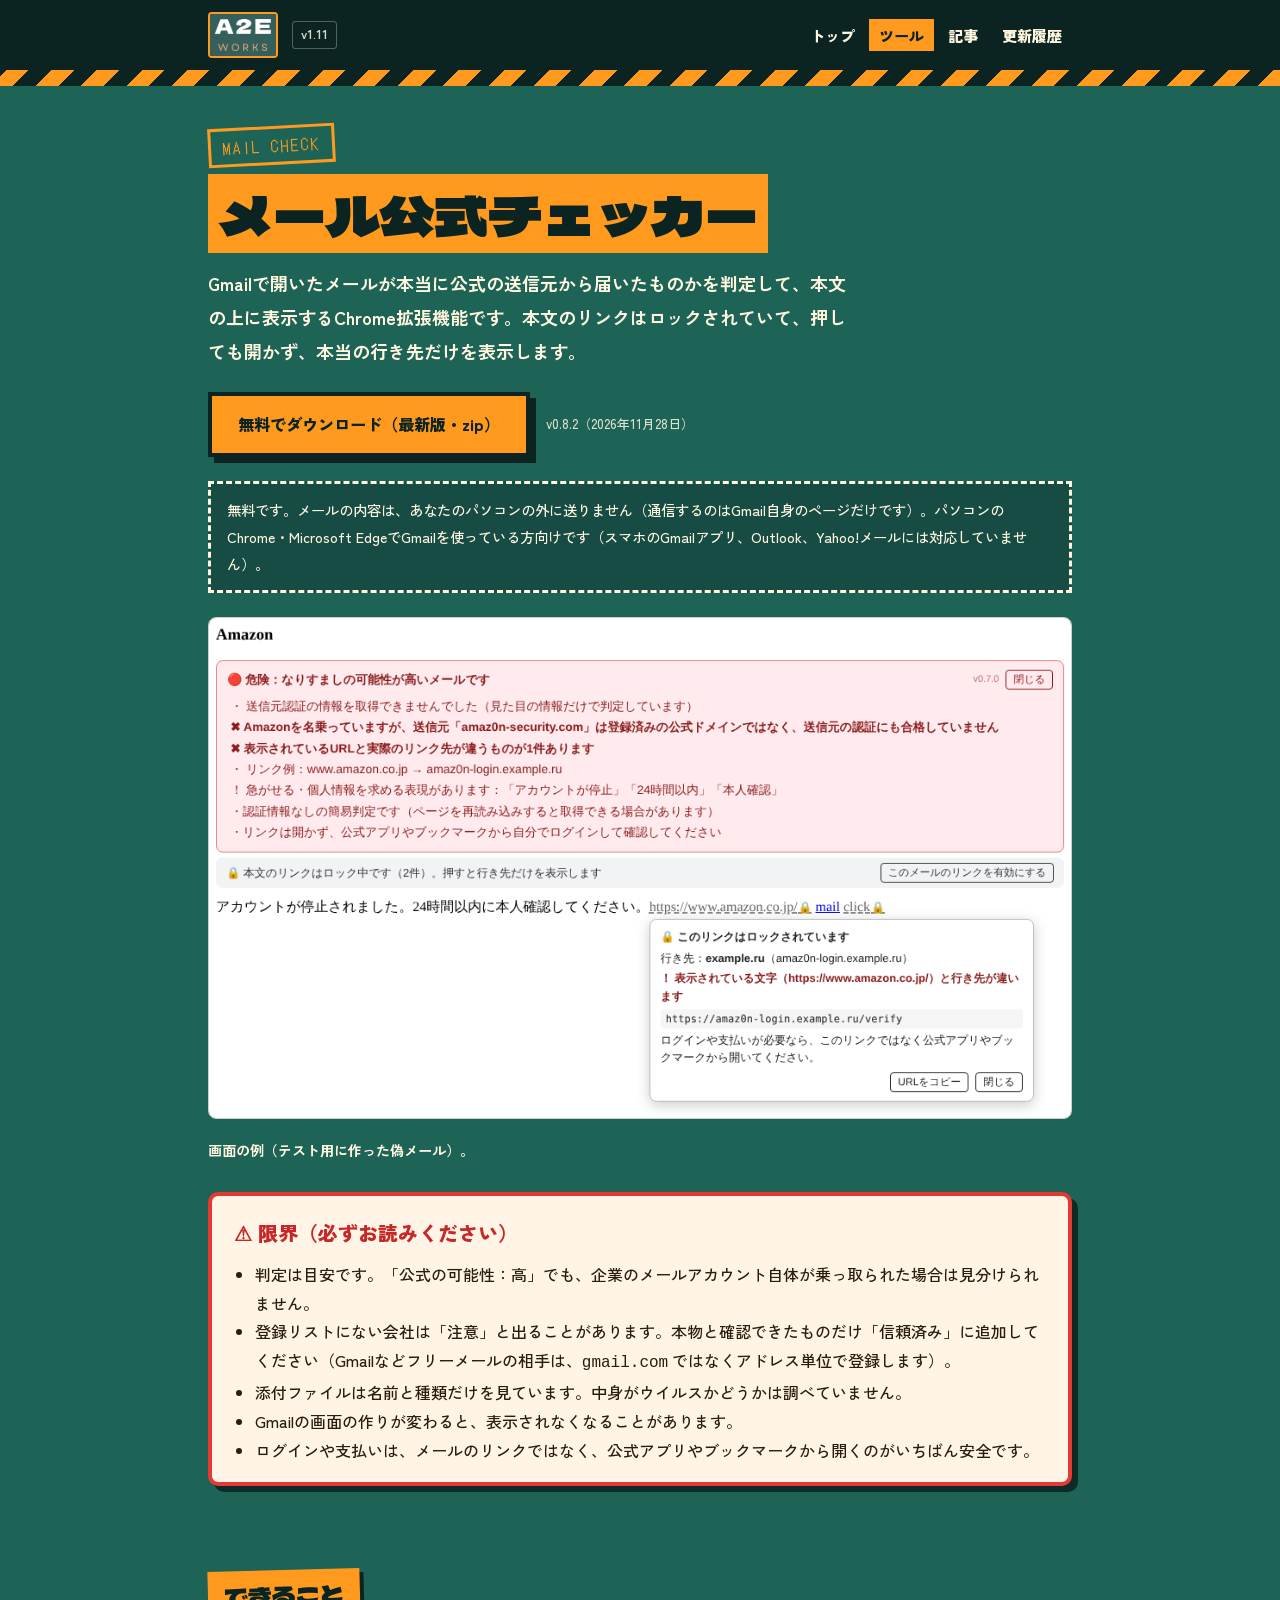
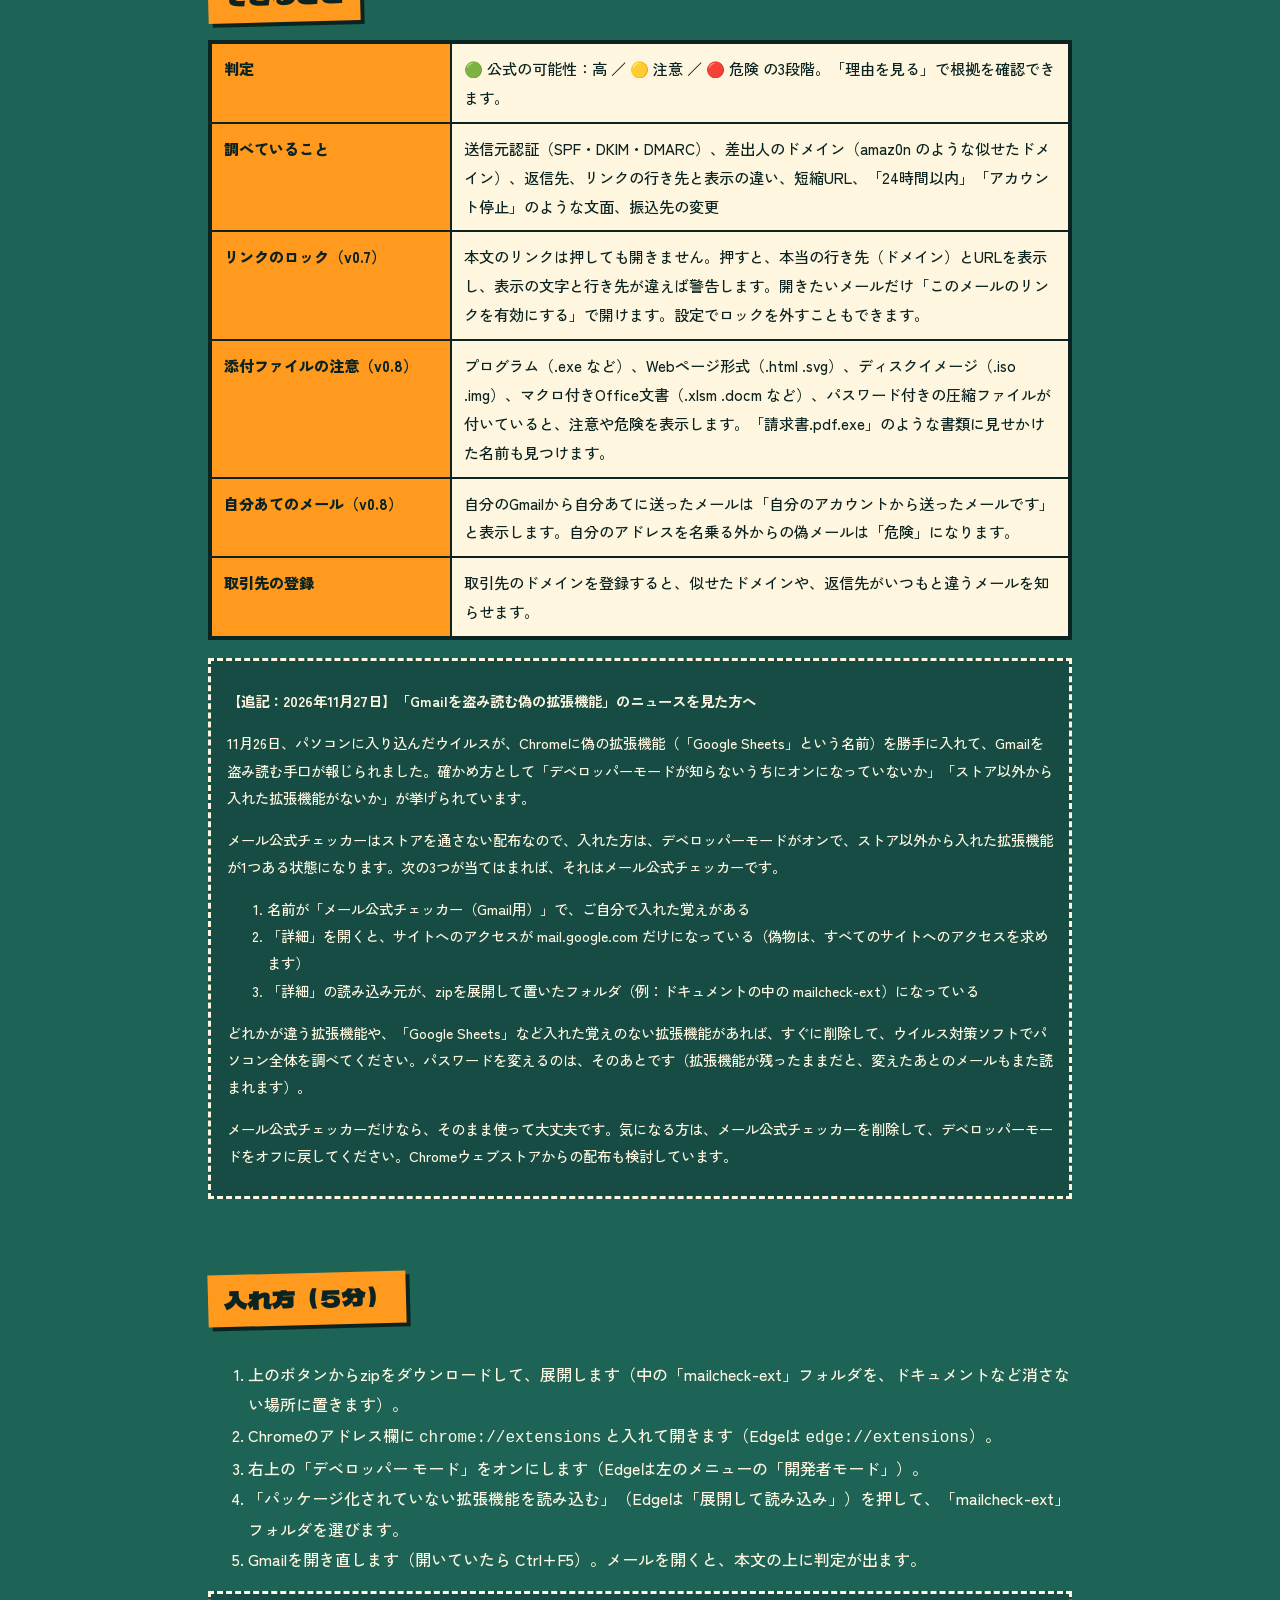
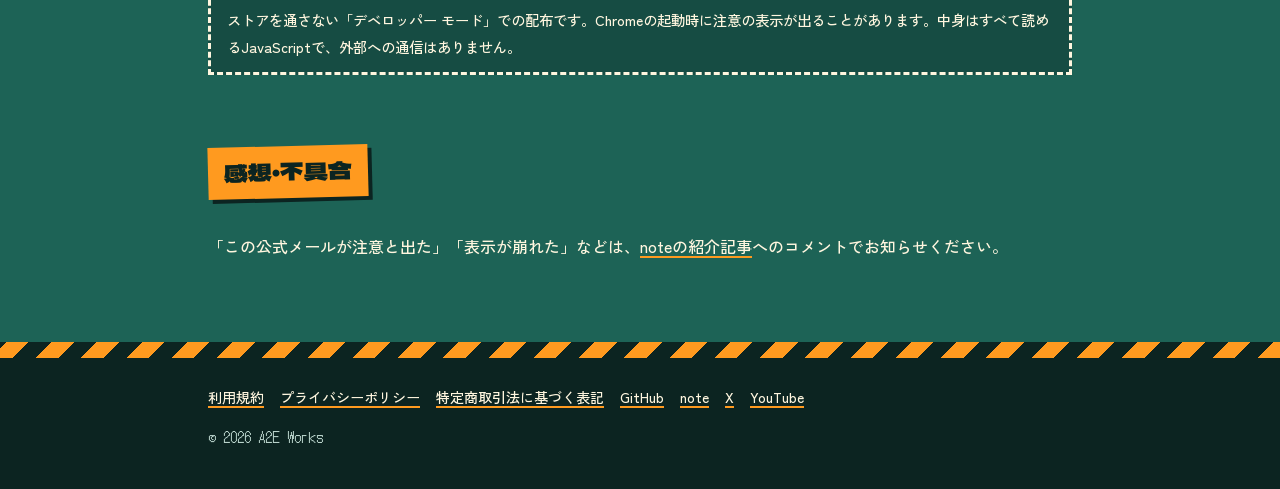
<file: mailcheck.html>
<!doctype html>
<html lang="ja"><head><meta charset="utf-8"><meta name="viewport" content="width=device-width,initial-scale=1">
<title>メール公式チェッカー|A2E Works</title><link rel="icon" href="images/favicon.png"><meta name="description" content="Gmailで開いたメールが公式の送信元からかを判定し、本文のリンクをロックするChrome拡張機能（無料）。解析はブラウザの中だけで行います。">
<meta property="og:title" content="メール公式チェッカー|偽メールを見分けて、リンクをロックする無料のChrome拡張機能"><meta property="og:description" content="送信元認証・ドメイン・リンク・文面からなりすましを判定。本文のリンクは押しても開かず、行き先だけを表示します。無料。"><meta property="og:image" content="https://a2e-works.github.io/images/mailcheck/screen-lock.png"><meta property="og:type" content="website"><meta name="twitter:card" content="summary_large_image">
<link rel="preconnect" href="https://fonts.googleapis.com"><link rel="preconnect" href="https://fonts.gstatic.com" crossorigin><link href="https://fonts.googleapis.com/css2?family=DotGothic16&family=Dela+Gothic+One&family=Zen+Kaku+Gothic+New:wght@500;700;900&display=swap" rel="stylesheet"><link rel="stylesheet" href="css/style.css"></head><body>
<header class="site"><div class="wrap"><a class="brand" href="index.html"><img src="images/brand.png" alt="A2E WORKS"></a><nav><a href="index.html">トップ</a><a href="tools.html" aria-current="page">ツール</a><a href="articles.html">記事</a><a href="changelog.html">更新履歴</a></nav></div></header><div class="stripe"></div>
<main><div class="wrap">
<span class="stamp">MAIL CHECK</span><h1><mark>メール公式チェッカー</mark></h1>
<p class="lead">Gmailで開いたメールが<strong>本当に公式の送信元から届いたものか</strong>を判定して、本文の上に表示するChrome拡張機能です。<strong>本文のリンクはロック</strong>されていて、押しても開かず、本当の行き先だけを表示します。</p>
<div class="btns"><a class="btn" href="https://github.com/a2e-works/mailcheck-ext/releases/latest/download/mailcheck-ext.zip">無料でダウンロード（最新版・zip）</a><span class="dl-ver" style="align-self:center;font-size:13px;opacity:.85;white-space:nowrap">v0.8.2（2026年11月28日）</span></div>
<p class="note">無料です。メールの内容は、あなたのパソコンの外に送りません（通信するのはGmail自身のページだけです）。パソコンのChrome・Microsoft EdgeでGmailを使っている方向けです（スマホのGmailアプリ、Outlook、Yahoo!メールには対応していません）。</p>

<figure style="margin:24px 0"><img src="images/mailcheck/screen-lock.png" alt="偽のAmazonメールを開いたところ。危険と判定され、本文のリンクはロック中。押すと行き先が表示される" loading="lazy" width="1000" height="580" style="max-width:100%;height:auto;border:1px solid #ccc;border-radius:8px"><figcaption>画面の例（テスト用に作った偽メール）。</figcaption></figure>

<div class="warn-box" style="margin:28px 0;padding:18px 22px;background:#fff4e5;color:#2b1d0e;border:4px solid #e53935;border-radius:10px;box-shadow:6px 6px 0 #0f2b27">
<p style="margin:0 0 8px;font-size:1.25em;font-weight:900;color:#c62828">⚠ 限界（必ずお読みください）</p>
<ul style="margin:0;padding-left:1.3em;line-height:1.8">
<li>判定は目安です。「公式の可能性：高」でも、企業のメールアカウント自体が乗っ取られた場合は見分けられません。</li>
<li>登録リストにない会社は「注意」と出ることがあります。本物と確認できたものだけ「信頼済み」に追加してください（Gmailなどフリーメールの相手は、<code>gmail.com</code> ではなくアドレス単位で登録します）。</li>
<li>添付ファイルは名前と種類だけを見ています。中身がウイルスかどうかは調べていません。</li>
<li>Gmailの画面の作りが変わると、表示されなくなることがあります。</li>
<li>ログインや支払いは、メールのリンクではなく、公式アプリやブックマークから開くのがいちばん安全です。</li>
</ul>
</div>

<h2>できること</h2>
<table>
<tr><th>判定</th><td>🟢 公式の可能性：高 ／ 🟡 注意 ／ 🔴 危険 の3段階。「理由を見る」で根拠を確認できます。</td></tr>
<tr><th>調べていること</th><td>送信元認証（SPF・DKIM・DMARC）、差出人のドメイン（amaz0n のような似せたドメイン）、返信先、リンクの行き先と表示の違い、短縮URL、「24時間以内」「アカウント停止」のような文面、振込先の変更</td></tr>
<tr><th>リンクのロック（v0.7）</th><td>本文のリンクは押しても開きません。押すと、本当の行き先（ドメイン）とURLを表示し、表示の文字と行き先が違えば警告します。開きたいメールだけ「このメールのリンクを有効にする」で開けます。設定でロックを外すこともできます。</td></tr>
<tr><th>添付ファイルの注意（v0.8）</th><td>プログラム（.exe など）、Webページ形式（.html .svg）、ディスクイメージ（.iso .img）、マクロ付きOffice文書（.xlsm .docm など）、パスワード付きの圧縮ファイルが付いていると、注意や危険を表示します。「請求書.pdf.exe」のような書類に見せかけた名前も見つけます。</td></tr>
<tr><th>自分あてのメール（v0.8）</th><td>自分のGmailから自分あてに送ったメールは「自分のアカウントから送ったメールです」と表示します。自分のアドレスを名乗る外からの偽メールは「危険」になります。</td></tr>
<tr><th>取引先の登録</th><td>取引先のドメインを登録すると、似せたドメインや、返信先がいつもと違うメールを知らせます。</td></tr>
</table>

<div class="note" style="margin:18px 0">
<p><b>【追記：2026年11月27日】「Gmailを盗み読む偽の拡張機能」のニュースを見た方へ</b></p>
<p>11月26日、パソコンに入り込んだウイルスが、Chromeに偽の拡張機能（「Google Sheets」という名前）を勝手に入れて、Gmailを盗み読む手口が報じられました。確かめ方として「デベロッパーモードが知らないうちにオンになっていないか」「ストア以外から入れた拡張機能がないか」が挙げられています。</p>
<p>メール公式チェッカーはストアを通さない配布なので、入れた方は、デベロッパーモードがオンで、ストア以外から入れた拡張機能が1つある状態になります。次の3つが当てはまれば、それはメール公式チェッカーです。</p>
<ol>
<li>名前が「メール公式チェッカー（Gmail用）」で、ご自分で入れた覚えがある</li>
<li>「詳細」を開くと、サイトへのアクセスが mail.google.com だけになっている（偽物は、すべてのサイトへのアクセスを求めます）</li>
<li>「詳細」の読み込み元が、zipを展開して置いたフォルダ（例：ドキュメントの中の mailcheck-ext）になっている</li>
</ol>
<p>どれかが違う拡張機能や、「Google Sheets」など入れた覚えのない拡張機能があれば、すぐに削除して、ウイルス対策ソフトでパソコン全体を調べてください。パスワードを変えるのは、そのあとです（拡張機能が残ったままだと、変えたあとのメールもまた読まれます）。</p>
<p>メール公式チェッカーだけなら、そのまま使って大丈夫です。気になる方は、メール公式チェッカーを削除して、デベロッパーモードをオフに戻してください。Chromeウェブストアからの配布も検討しています。</p>
</div>

<h2>入れ方（5分）</h2>
<ol>
<li>上のボタンからzipをダウンロードして、展開します（中の「mailcheck-ext」フォルダを、ドキュメントなど消さない場所に置きます）。</li>
<li>Chromeのアドレス欄に <code>chrome://extensions</code> と入れて開きます（Edgeは <code>edge://extensions</code>）。</li>
<li>右上の「デベロッパー モード」をオンにします（Edgeは左のメニューの「開発者モード」）。</li>
<li>「パッケージ化されていない拡張機能を読み込む」（Edgeは「展開して読み込み」）を押して、「mailcheck-ext」フォルダを選びます。</li>
<li>Gmailを開き直します（開いていたら Ctrl+F5）。メールを開くと、本文の上に判定が出ます。</li>
</ol>
<p class="note">ストアを通さない「デベロッパー モード」での配布です。Chromeの起動時に注意の表示が出ることがあります。中身はすべて読めるJavaScriptで、外部への通信はありません。</p>

<h2>感想・不具合</h2>
<p>「この公式メールが注意と出た」「表示が崩れた」などは、<a href="https://note.com/a2e_works/n/nf026eb82f811" target="_blank" rel="noopener">noteの紹介記事</a>へのコメントでお知らせください。</p>
</div></main>
<div class="stripe"></div><footer class="site"><div class="wrap">
<a href="legal/terms.html">利用規約</a><a href="legal/privacy.html">プライバシーポリシー</a><a href="legal/tokushoho.html">特定商取引法に基づく表記</a><a data-github href="#">GitHub</a><a href="https://note.com/a2e_works" target="_blank" rel="noopener">note</a><a href="https://x.com/A2EWorks" target="_blank" rel="noopener">X</a><a href="https://www.youtube.com/channel/UCyqLcDdzrbCwlET-WRJbH2w" target="_blank" rel="noopener">YouTube</a>
<p>&copy; <span id="year">2026</span> A2E Works</p></div></footer>
<script src="js/data.js"></script><script src="js/main.js"></script></body></html>
</file>
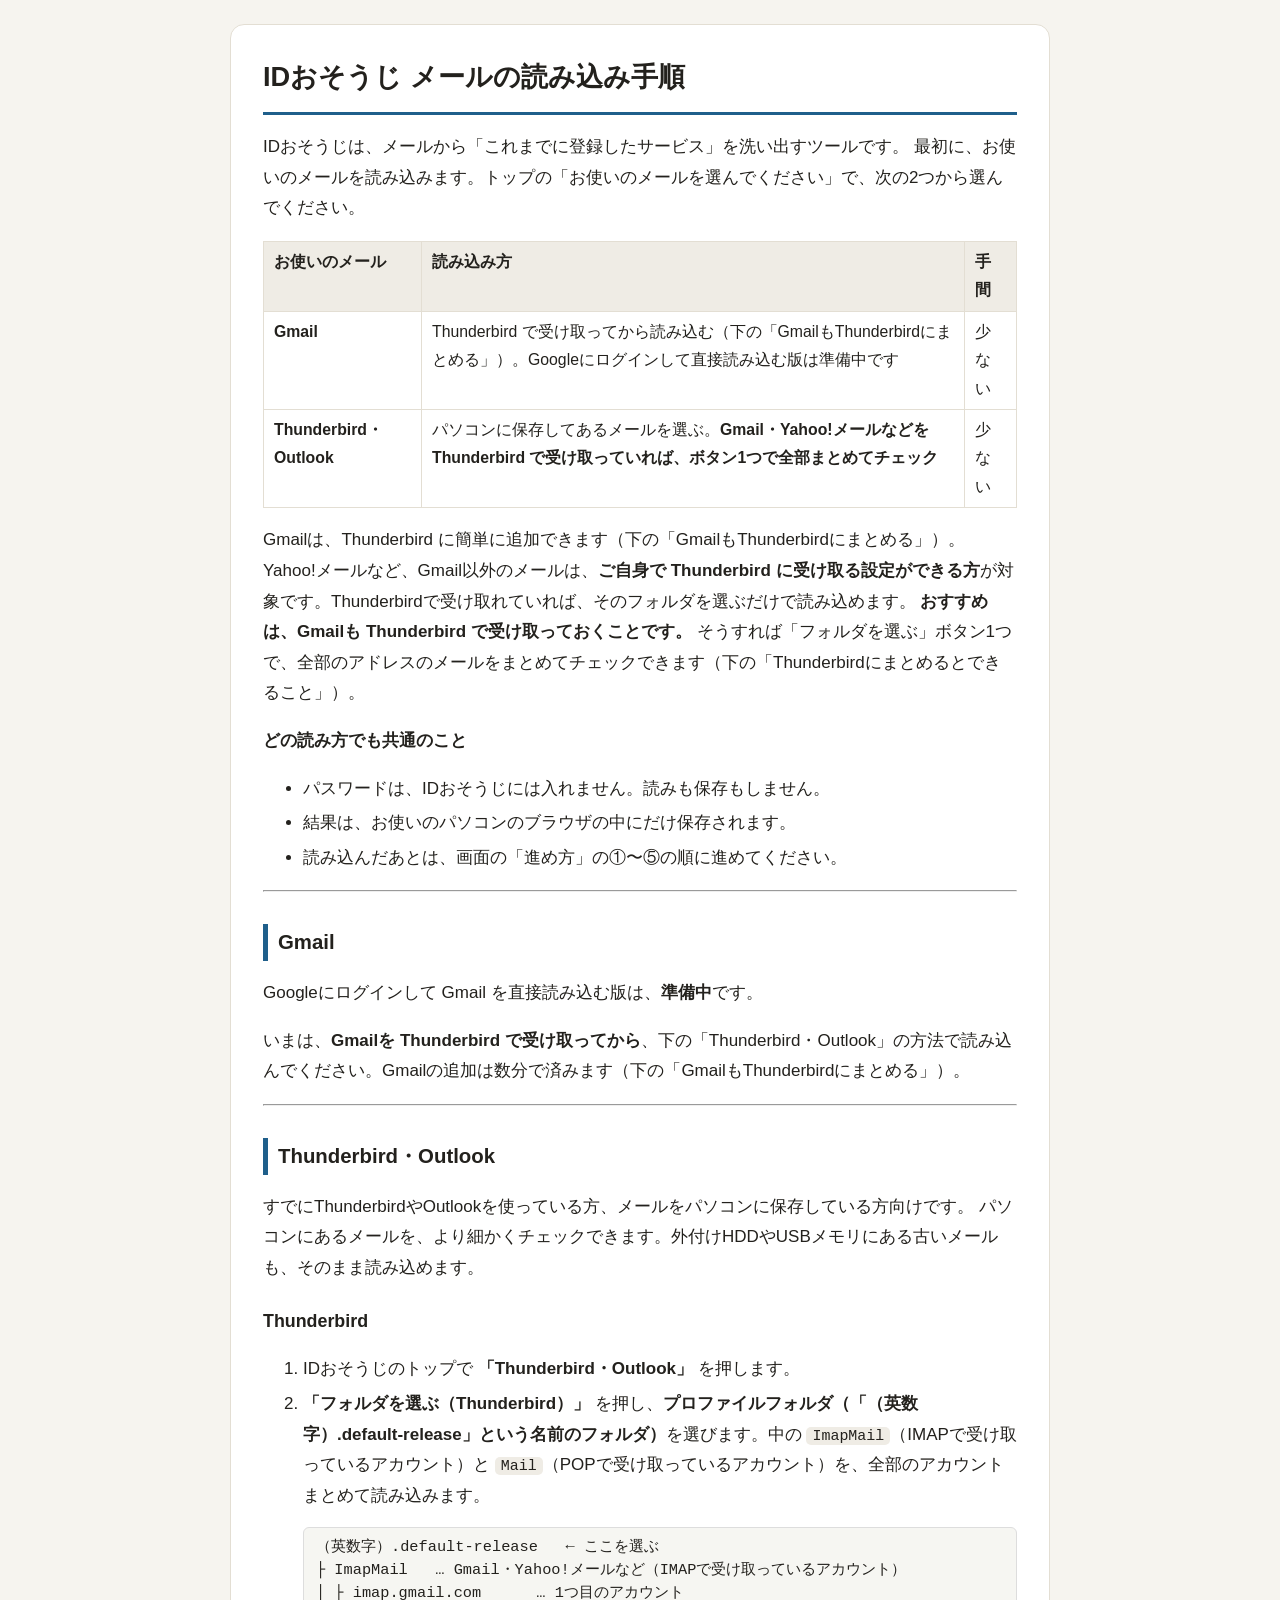
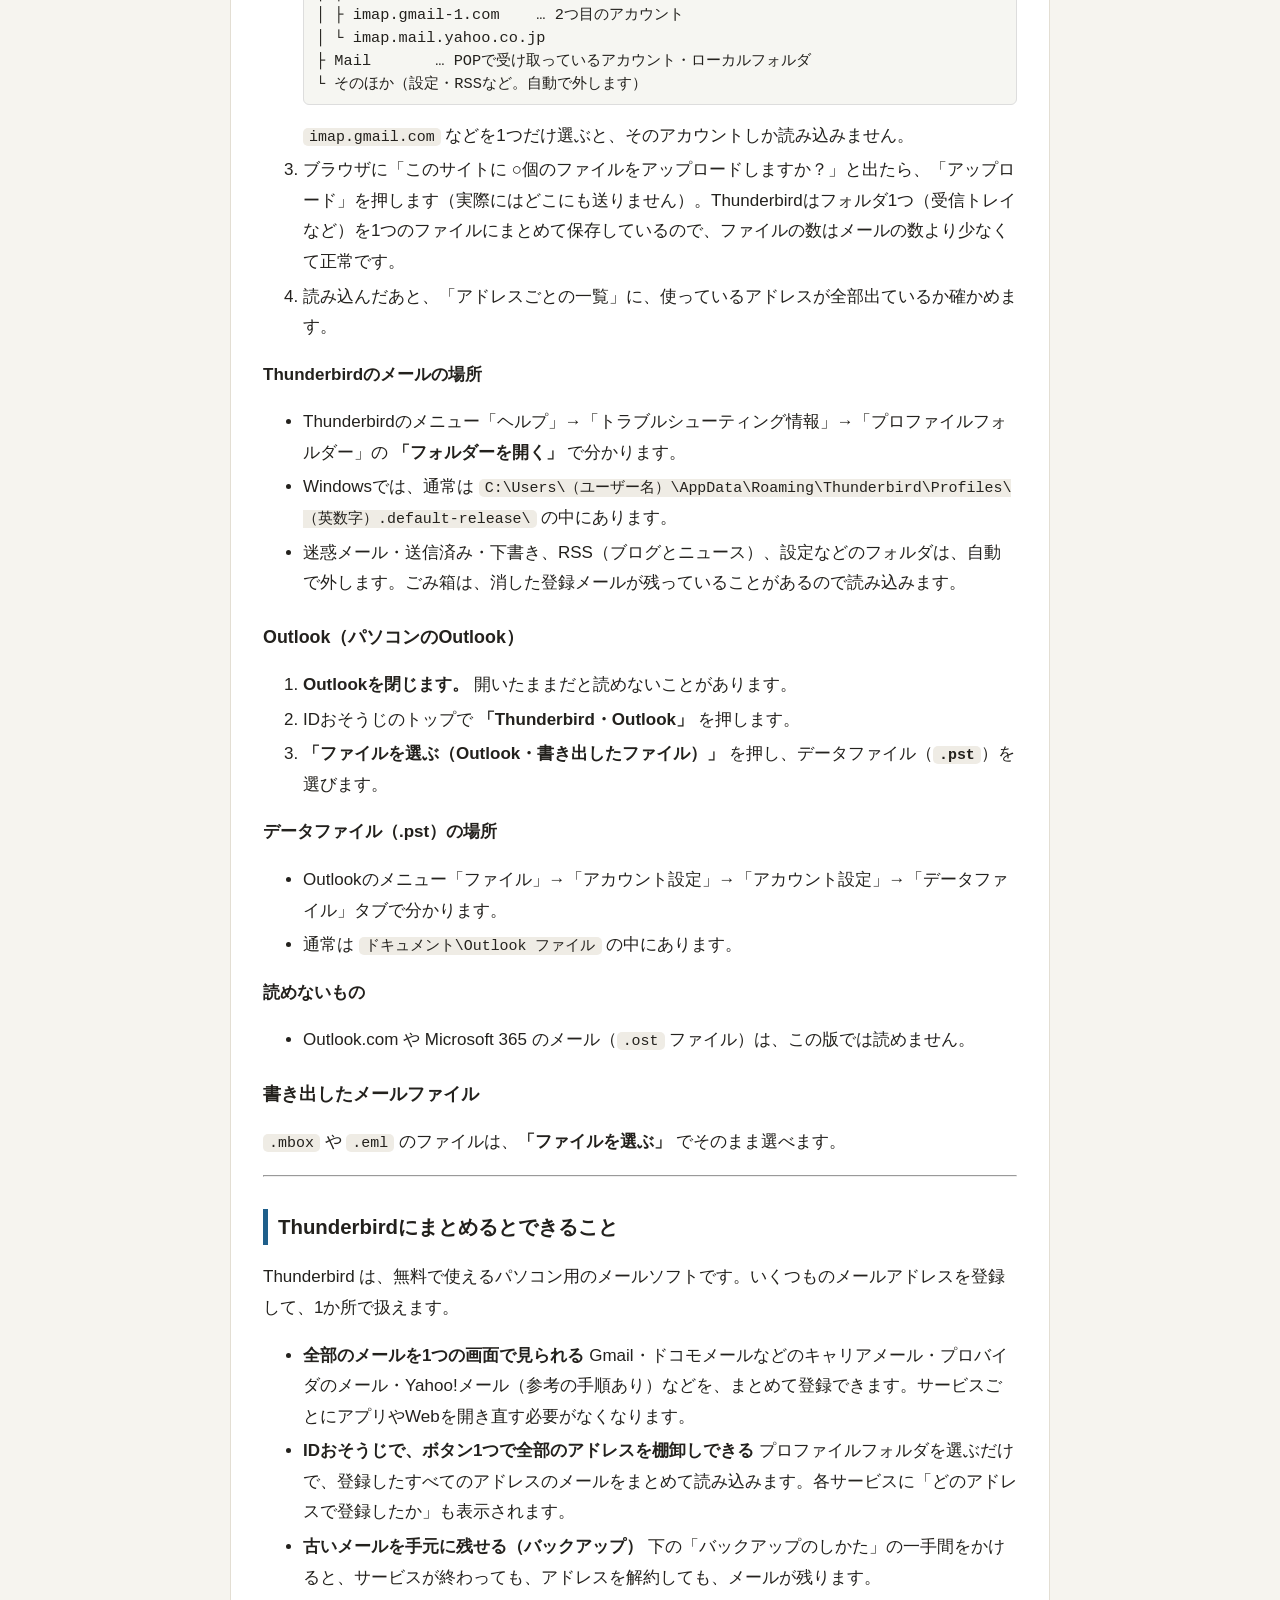
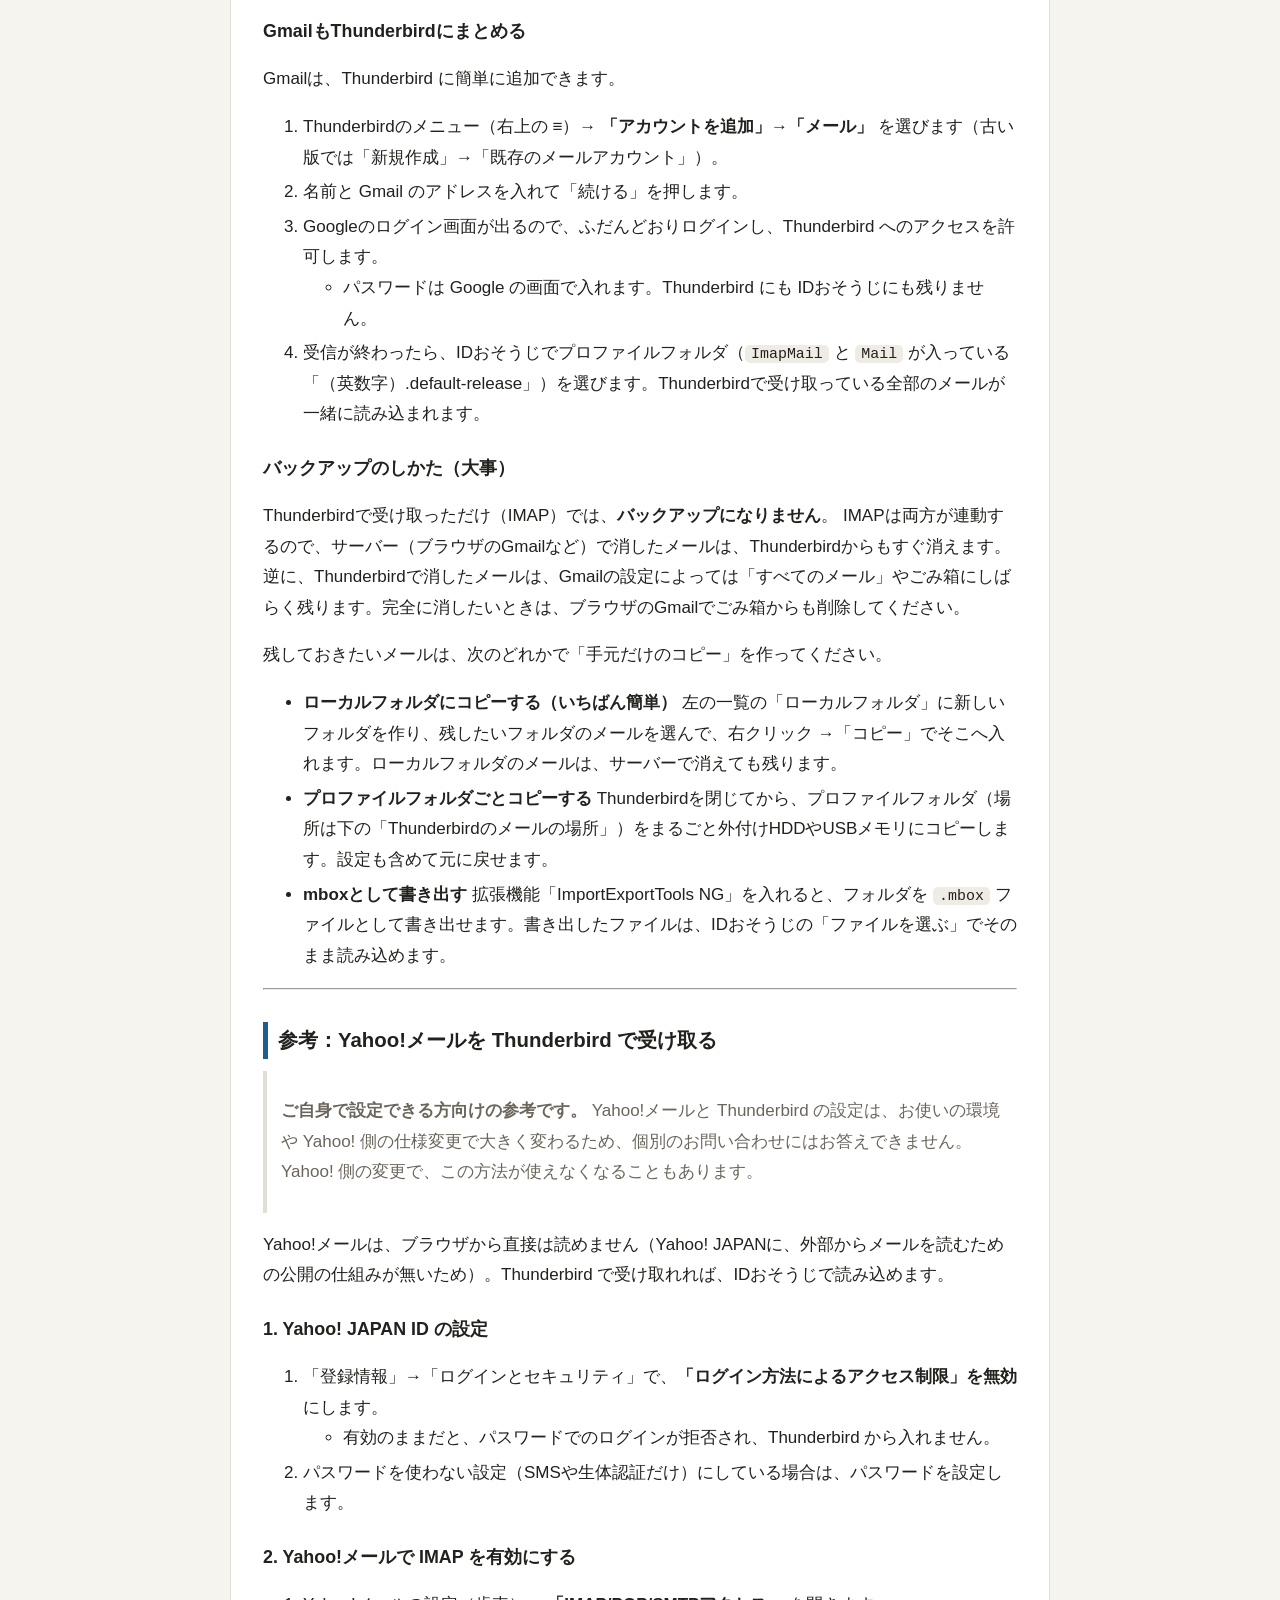
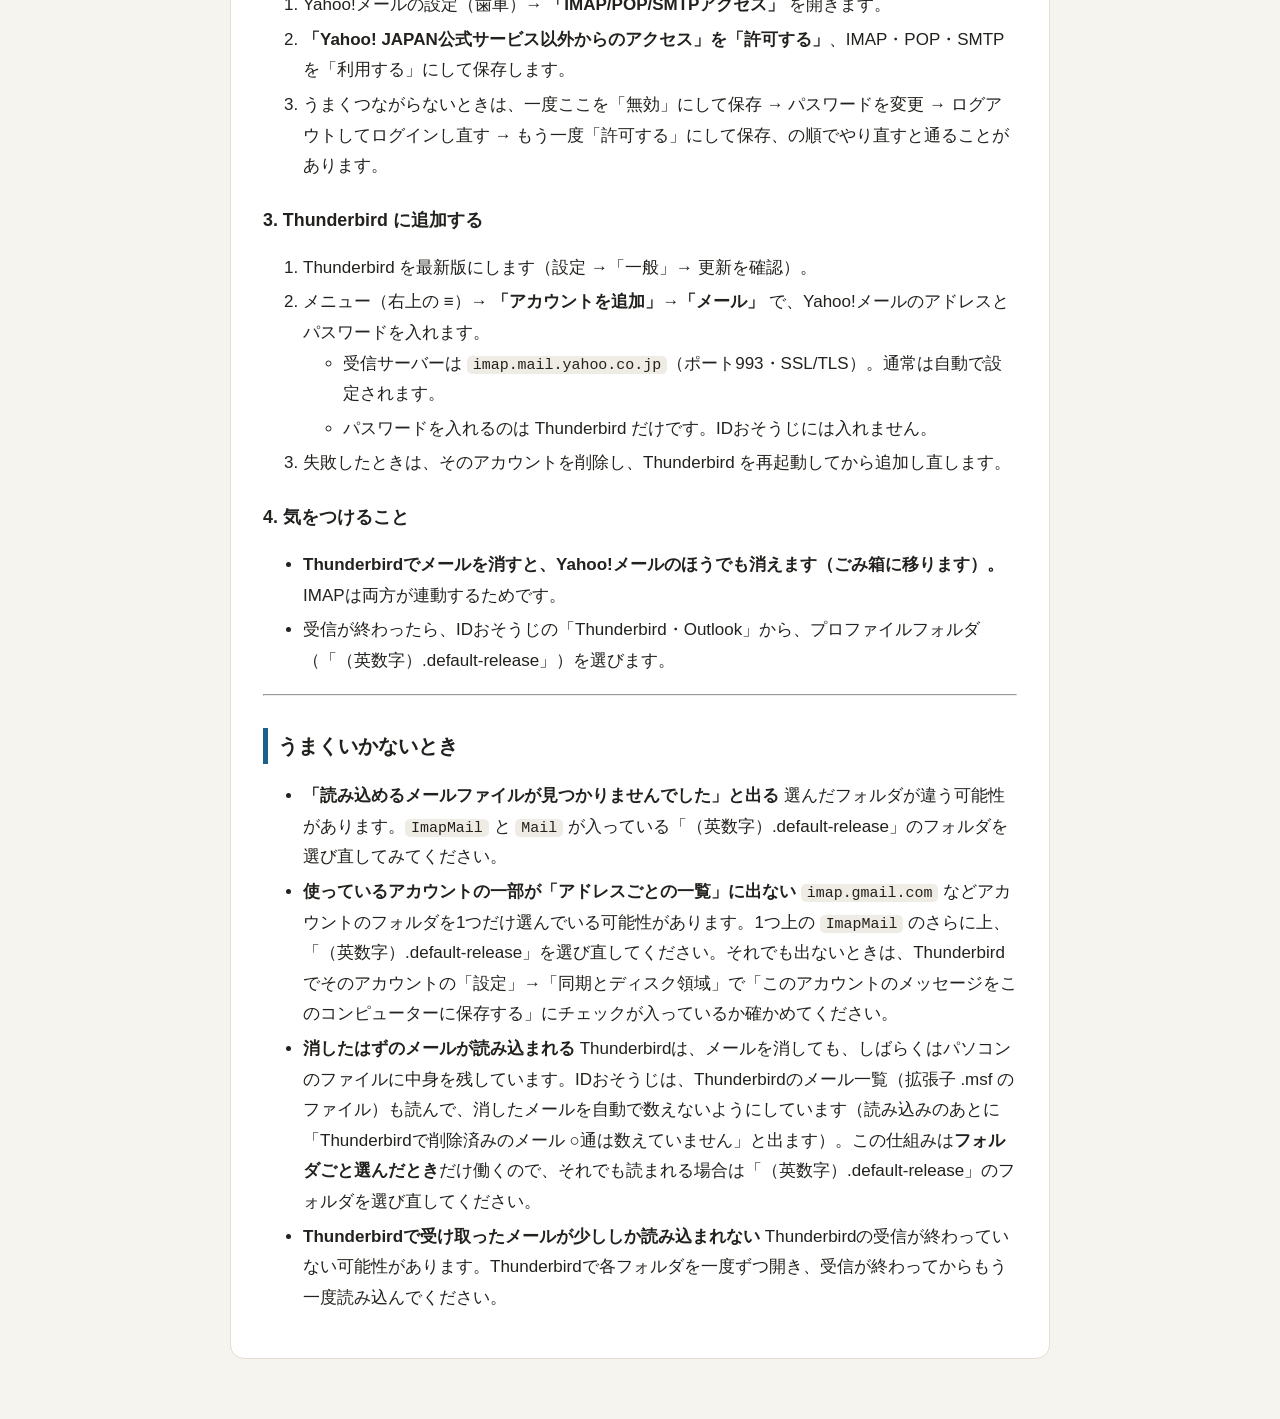
<file: docs/id-osouji-mail-guide.html>
<!doctype html>
<html lang="ja"><head><meta charset="utf-8"><meta name="viewport" content="width=device-width, initial-scale=1">
<title>IDおそうじ メールの読み込み手順</title>
<style>
:root { --bg:#f6f4ef; --card:#fff; --ink:#23211d; --sub:#6b665c; --line:#e3ded3; --accent:#1f5f8b; --code:#efece5; }
@media (prefers-color-scheme: dark) { :root { --bg:#1b1a18; --card:#252421; --ink:#ece9e2; --sub:#a8a296; --line:#3a3833; --accent:#7db4dd; --code:#2f2d29; } }
* { box-sizing: border-box; }
html { font-size: 17px; }
body { margin: 0; background: var(--bg); color: var(--ink); font-family: "Hiragino Sans","BIZ UDPGothic","Yu Gothic UI","Meiryo",sans-serif; line-height: 1.8; }
main { max-width: 820px; margin: 24px auto 60px; padding: 28px 32px; background: var(--card); border: 1px solid var(--line); border-radius: 14px; }
h1 { font-size: 1.6rem; margin: 0 0 16px; padding-bottom: 10px; border-bottom: 3px solid var(--accent); }
h2 { font-size: 1.2rem; margin: 32px 0 10px; padding-left: 10px; border-left: 5px solid var(--accent); }
h3 { font-size: 1.05rem; margin: 22px 0 6px; }
a { color: var(--accent); }
code { background: var(--code); padding: 1px 6px; border-radius: 5px; font-size: .88em; word-break: break-all; }
pre { background: var(--code); padding: 12px 14px; border-radius: 8px; overflow-x: auto; }
pre code { padding: 0; background: none; }
table { border-collapse: collapse; width: 100%; margin: 12px 0; font-size: .93rem; display: block; overflow-x: auto; }
th, td { border: 1px solid var(--line); padding: 6px 10px; text-align: left; vertical-align: top; }
th { background: var(--code); }
li { margin-bottom: 4px; }
blockquote { margin: 12px 0; padding: 8px 14px; border-left: 4px solid var(--line); color: var(--sub); }
@media (max-width: 600px) { html { font-size: 16px; } main { margin: 0; padding: 20px 16px; border-radius: 0; border: 0; } }
@media print { body { background: #fff; } main { border: 0; margin: 0; } }
</style></head><body><main>
<h1>IDおそうじ メールの読み込み手順</h1>
<p>IDおそうじは、メールから「これまでに登録したサービス」を洗い出すツールです。
最初に、お使いのメールを読み込みます。トップの「お使いのメールを選んでください」で、次の2つから選んでください。</p>
<table>
<thead>
<tr>
<th>お使いのメール</th>
<th>読み込み方</th>
<th>手間</th>
</tr>
</thead>
<tbody><tr>
<td><strong>Gmail</strong></td>
<td>Thunderbird で受け取ってから読み込む（下の「GmailもThunderbirdにまとめる」）。Googleにログインして直接読み込む版は準備中です</td>
<td>少ない</td>
</tr>
<tr>
<td><strong>Thunderbird・Outlook</strong></td>
<td>パソコンに保存してあるメールを選ぶ。<strong>Gmail・Yahoo!メールなどを Thunderbird で受け取っていれば、ボタン1つで全部まとめてチェック</strong></td>
<td>少ない</td>
</tr>
</tbody></table>
<p>Gmailは、Thunderbird に簡単に追加できます（下の「GmailもThunderbirdにまとめる」）。Yahoo!メールなど、Gmail以外のメールは、<strong>ご自身で Thunderbird に受け取る設定ができる方</strong>が対象です。Thunderbirdで受け取れていれば、そのフォルダを選ぶだけで読み込めます。
<strong>おすすめは、Gmailも Thunderbird で受け取っておくことです。</strong> そうすれば「フォルダを選ぶ」ボタン1つで、全部のアドレスのメールをまとめてチェックできます（下の「Thunderbirdにまとめるとできること」）。</p>
<p><strong>どの読み方でも共通のこと</strong></p>
<ul>
<li>パスワードは、IDおそうじには入れません。読みも保存もしません。</li>
<li>結果は、お使いのパソコンのブラウザの中にだけ保存されます。</li>
<li>読み込んだあとは、画面の「進め方」の①〜⑤の順に進めてください。</li>
</ul>
<hr>
<h2>Gmail</h2>
<p>Googleにログインして Gmail を直接読み込む版は、<strong>準備中</strong>です。</p>
<p>いまは、<strong>Gmailを Thunderbird で受け取ってから</strong>、下の「Thunderbird・Outlook」の方法で読み込んでください。Gmailの追加は数分で済みます（下の「GmailもThunderbirdにまとめる」）。</p>
<hr>
<h2>Thunderbird・Outlook</h2>
<p>すでにThunderbirdやOutlookを使っている方、メールをパソコンに保存している方向けです。
パソコンにあるメールを、より細かくチェックできます。外付けHDDやUSBメモリにある古いメールも、そのまま読み込めます。</p>
<h3>Thunderbird</h3>
<ol>
<li>IDおそうじのトップで <strong>「Thunderbird・Outlook」</strong> を押します。</li>
<li><strong>「フォルダを選ぶ（Thunderbird）」</strong> を押し、<strong>プロファイルフォルダ（「（英数字）.default-release」という名前のフォルダ）</strong>を選びます。中の <code>ImapMail</code>（IMAPで受け取っているアカウント）と <code>Mail</code>（POPで受け取っているアカウント）を、全部のアカウントまとめて読み込みます。
<pre style="font-size:.9em;line-height:1.5;background:#f6f6f2;border:1px solid #ddd;border-radius:6px;padding:8px 12px;overflow-x:auto">（英数字）.default-release   ← ここを選ぶ
├ ImapMail   … Gmail・Yahoo!メールなど（IMAPで受け取っているアカウント）
│ ├ imap.gmail.com      … 1つ目のアカウント
│ ├ imap.gmail-1.com    … 2つ目のアカウント
│ └ imap.mail.yahoo.co.jp
├ Mail       … POPで受け取っているアカウント・ローカルフォルダ
└ そのほか（設定・RSSなど。自動で外します）</pre>
<code>imap.gmail.com</code> などを1つだけ選ぶと、そのアカウントしか読み込みません。</li>
<li>ブラウザに「このサイトに ○個のファイルをアップロードしますか？」と出たら、「アップロード」を押します（実際にはどこにも送りません）。Thunderbirdはフォルダ1つ（受信トレイなど）を1つのファイルにまとめて保存しているので、ファイルの数はメールの数より少なくて正常です。</li>
<li>読み込んだあと、「アドレスごとの一覧」に、使っているアドレスが全部出ているか確かめます。</li>
</ol>
<p><strong>Thunderbirdのメールの場所</strong></p>
<ul>
<li>Thunderbirdのメニュー「ヘルプ」→「トラブルシューティング情報」→「プロファイルフォルダー」の <strong>「フォルダーを開く」</strong> で分かります。</li>
<li>Windowsでは、通常は <code>C:\Users\（ユーザー名）\AppData\Roaming\Thunderbird\Profiles\（英数字）.default-release\</code> の中にあります。</li>
<li>迷惑メール・送信済み・下書き、RSS（ブログとニュース）、設定などのフォルダは、自動で外します。ごみ箱は、消した登録メールが残っていることがあるので読み込みます。</li>
</ul>
<h3>Outlook（パソコンのOutlook）</h3>
<ol>
<li><strong>Outlookを閉じます。</strong> 開いたままだと読めないことがあります。</li>
<li>IDおそうじのトップで <strong>「Thunderbird・Outlook」</strong> を押します。</li>
<li><strong>「ファイルを選ぶ（Outlook・書き出したファイル）」</strong> を押し、データファイル（<strong><code>.pst</code></strong>）を選びます。</li>
</ol>
<p><strong>データファイル（.pst）の場所</strong></p>
<ul>
<li>Outlookのメニュー「ファイル」→「アカウント設定」→「アカウント設定」→「データファイル」タブで分かります。</li>
<li>通常は <code>ドキュメント\Outlook ファイル</code> の中にあります。</li>
</ul>
<p><strong>読めないもの</strong></p>
<ul>
<li>Outlook.com や Microsoft 365 のメール（<code>.ost</code> ファイル）は、この版では読めません。</li>
</ul>
<h3>書き出したメールファイル</h3>
<p><code>.mbox</code> や <code>.eml</code> のファイルは、<strong>「ファイルを選ぶ」</strong> でそのまま選べます。</p>
<hr>
<h2>Thunderbirdにまとめるとできること</h2>
<p>Thunderbird は、無料で使えるパソコン用のメールソフトです。いくつものメールアドレスを登録して、1か所で扱えます。</p>
<ul>
<li><strong>全部のメールを1つの画面で見られる</strong>
Gmail・ドコモメールなどのキャリアメール・プロバイダのメール・Yahoo!メール（参考の手順あり）などを、まとめて登録できます。サービスごとにアプリやWebを開き直す必要がなくなります。</li>
<li><strong>IDおそうじで、ボタン1つで全部のアドレスを棚卸しできる</strong>
プロファイルフォルダを選ぶだけで、登録したすべてのアドレスのメールをまとめて読み込みます。各サービスに「どのアドレスで登録したか」も表示されます。</li>
<li><strong>古いメールを手元に残せる（バックアップ）</strong>
下の「バックアップのしかた」の一手間をかけると、サービスが終わっても、アドレスを解約しても、メールが残ります。</li>
</ul>
<h3>GmailもThunderbirdにまとめる</h3>
<p>Gmailは、Thunderbird に簡単に追加できます。</p>
<ol>
<li>Thunderbirdのメニュー（右上の ≡）→ <strong>「アカウントを追加」→「メール」</strong> を選びます（古い版では「新規作成」→「既存のメールアカウント」）。</li>
<li>名前と Gmail のアドレスを入れて「続ける」を押します。</li>
<li>Googleのログイン画面が出るので、ふだんどおりログインし、Thunderbird へのアクセスを許可します。<ul>
<li>パスワードは Google の画面で入れます。Thunderbird にも IDおそうじにも残りません。</li>
</ul>
</li>
<li>受信が終わったら、IDおそうじでプロファイルフォルダ（<code>ImapMail</code> と <code>Mail</code> が入っている「（英数字）.default-release」）を選びます。Thunderbirdで受け取っている全部のメールが一緒に読み込まれます。</li>
</ol>
<h3>バックアップのしかた（大事）</h3>
<p>Thunderbirdで受け取っただけ（IMAP）では、<strong>バックアップになりません</strong>。
IMAPは両方が連動するので、サーバー（ブラウザのGmailなど）で消したメールは、Thunderbirdからもすぐ消えます。逆に、Thunderbirdで消したメールは、Gmailの設定によっては「すべてのメール」やごみ箱にしばらく残ります。完全に消したいときは、ブラウザのGmailでごみ箱からも削除してください。</p>
<p>残しておきたいメールは、次のどれかで「手元だけのコピー」を作ってください。</p>
<ul>
<li><strong>ローカルフォルダにコピーする（いちばん簡単）</strong>
左の一覧の「ローカルフォルダ」に新しいフォルダを作り、残したいフォルダのメールを選んで、右クリック →「コピー」でそこへ入れます。ローカルフォルダのメールは、サーバーで消えても残ります。</li>
<li><strong>プロファイルフォルダごとコピーする</strong>
Thunderbirdを閉じてから、プロファイルフォルダ（場所は下の「Thunderbirdのメールの場所」）をまるごと外付けHDDやUSBメモリにコピーします。設定も含めて元に戻せます。</li>
<li><strong>mboxとして書き出す</strong>
拡張機能「ImportExportTools NG」を入れると、フォルダを <code>.mbox</code> ファイルとして書き出せます。書き出したファイルは、IDおそうじの「ファイルを選ぶ」でそのまま読み込めます。</li>
</ul>
<hr>
<h2>参考：Yahoo!メールを Thunderbird で受け取る</h2>
<blockquote>
<p><strong>ご自身で設定できる方向けの参考です。</strong> Yahoo!メールと Thunderbird の設定は、お使いの環境や Yahoo! 側の仕様変更で大きく変わるため、個別のお問い合わせにはお答えできません。
Yahoo! 側の変更で、この方法が使えなくなることもあります。</p>
</blockquote>
<p>Yahoo!メールは、ブラウザから直接は読めません（Yahoo! JAPANに、外部からメールを読むための公開の仕組みが無いため）。Thunderbird で受け取れれば、IDおそうじで読み込めます。</p>
<h3>1. Yahoo! JAPAN ID の設定</h3>
<ol>
<li>「登録情報」→「ログインとセキュリティ」で、<strong>「ログイン方法によるアクセス制限」を無効</strong>にします。<ul>
<li>有効のままだと、パスワードでのログインが拒否され、Thunderbird から入れません。</li>
</ul>
</li>
<li>パスワードを使わない設定（SMSや生体認証だけ）にしている場合は、パスワードを設定します。</li>
</ol>
<h3>2. Yahoo!メールで IMAP を有効にする</h3>
<ol>
<li>Yahoo!メールの設定（歯車）→ <strong>「IMAP/POP/SMTPアクセス」</strong> を開きます。</li>
<li><strong>「Yahoo! JAPAN公式サービス以外からのアクセス」を「許可する」</strong>、IMAP・POP・SMTP を「利用する」にして保存します。</li>
<li>うまくつながらないときは、一度ここを「無効」にして保存 → パスワードを変更 → ログアウトしてログインし直す → もう一度「許可する」にして保存、の順でやり直すと通ることがあります。</li>
</ol>
<h3>3. Thunderbird に追加する</h3>
<ol>
<li>Thunderbird を最新版にします（設定 →「一般」→ 更新を確認）。</li>
<li>メニュー（右上の ≡）→ <strong>「アカウントを追加」→「メール」</strong> で、Yahoo!メールのアドレスとパスワードを入れます。<ul>
<li>受信サーバーは <code>imap.mail.yahoo.co.jp</code>（ポート993・SSL/TLS）。通常は自動で設定されます。</li>
<li>パスワードを入れるのは Thunderbird だけです。IDおそうじには入れません。</li>
</ul>
</li>
<li>失敗したときは、そのアカウントを削除し、Thunderbird を再起動してから追加し直します。</li>
</ol>
<h3>4. 気をつけること</h3>
<ul>
<li><strong>Thunderbirdでメールを消すと、Yahoo!メールのほうでも消えます（ごみ箱に移ります）。</strong> IMAPは両方が連動するためです。</li>
<li>受信が終わったら、IDおそうじの「Thunderbird・Outlook」から、プロファイルフォルダ（「（英数字）.default-release」）を選びます。</li>
</ul>
<hr>
<h2>うまくいかないとき</h2>
<ul>
<li><strong>「読み込めるメールファイルが見つかりませんでした」と出る</strong>
選んだフォルダが違う可能性があります。<code>ImapMail</code> と <code>Mail</code> が入っている「（英数字）.default-release」のフォルダを選び直してみてください。</li>
<li><strong>使っているアカウントの一部が「アドレスごとの一覧」に出ない</strong>
<code>imap.gmail.com</code> などアカウントのフォルダを1つだけ選んでいる可能性があります。1つ上の <code>ImapMail</code> のさらに上、「（英数字）.default-release」を選び直してください。それでも出ないときは、Thunderbirdでそのアカウントの「設定」→「同期とディスク領域」で「このアカウントのメッセージをこのコンピューターに保存する」にチェックが入っているか確かめてください。</li>
<li><strong>消したはずのメールが読み込まれる</strong>
Thunderbirdは、メールを消しても、しばらくはパソコンのファイルに中身を残しています。IDおそうじは、Thunderbirdのメール一覧（拡張子 .msf のファイル）も読んで、消したメールを自動で数えないようにしています（読み込みのあとに「Thunderbirdで削除済みのメール ○通は数えていません」と出ます）。この仕組みは<strong>フォルダごと選んだとき</strong>だけ働くので、それでも読まれる場合は「（英数字）.default-release」のフォルダを選び直してください。</li>
<li><strong>Thunderbirdで受け取ったメールが少ししか読み込まれない</strong>
Thunderbirdの受信が終わっていない可能性があります。Thunderbirdで各フォルダを一度ずつ開き、受信が終わってからもう一度読み込んでください。</li>
</ul>

</main></body></html>
</file>
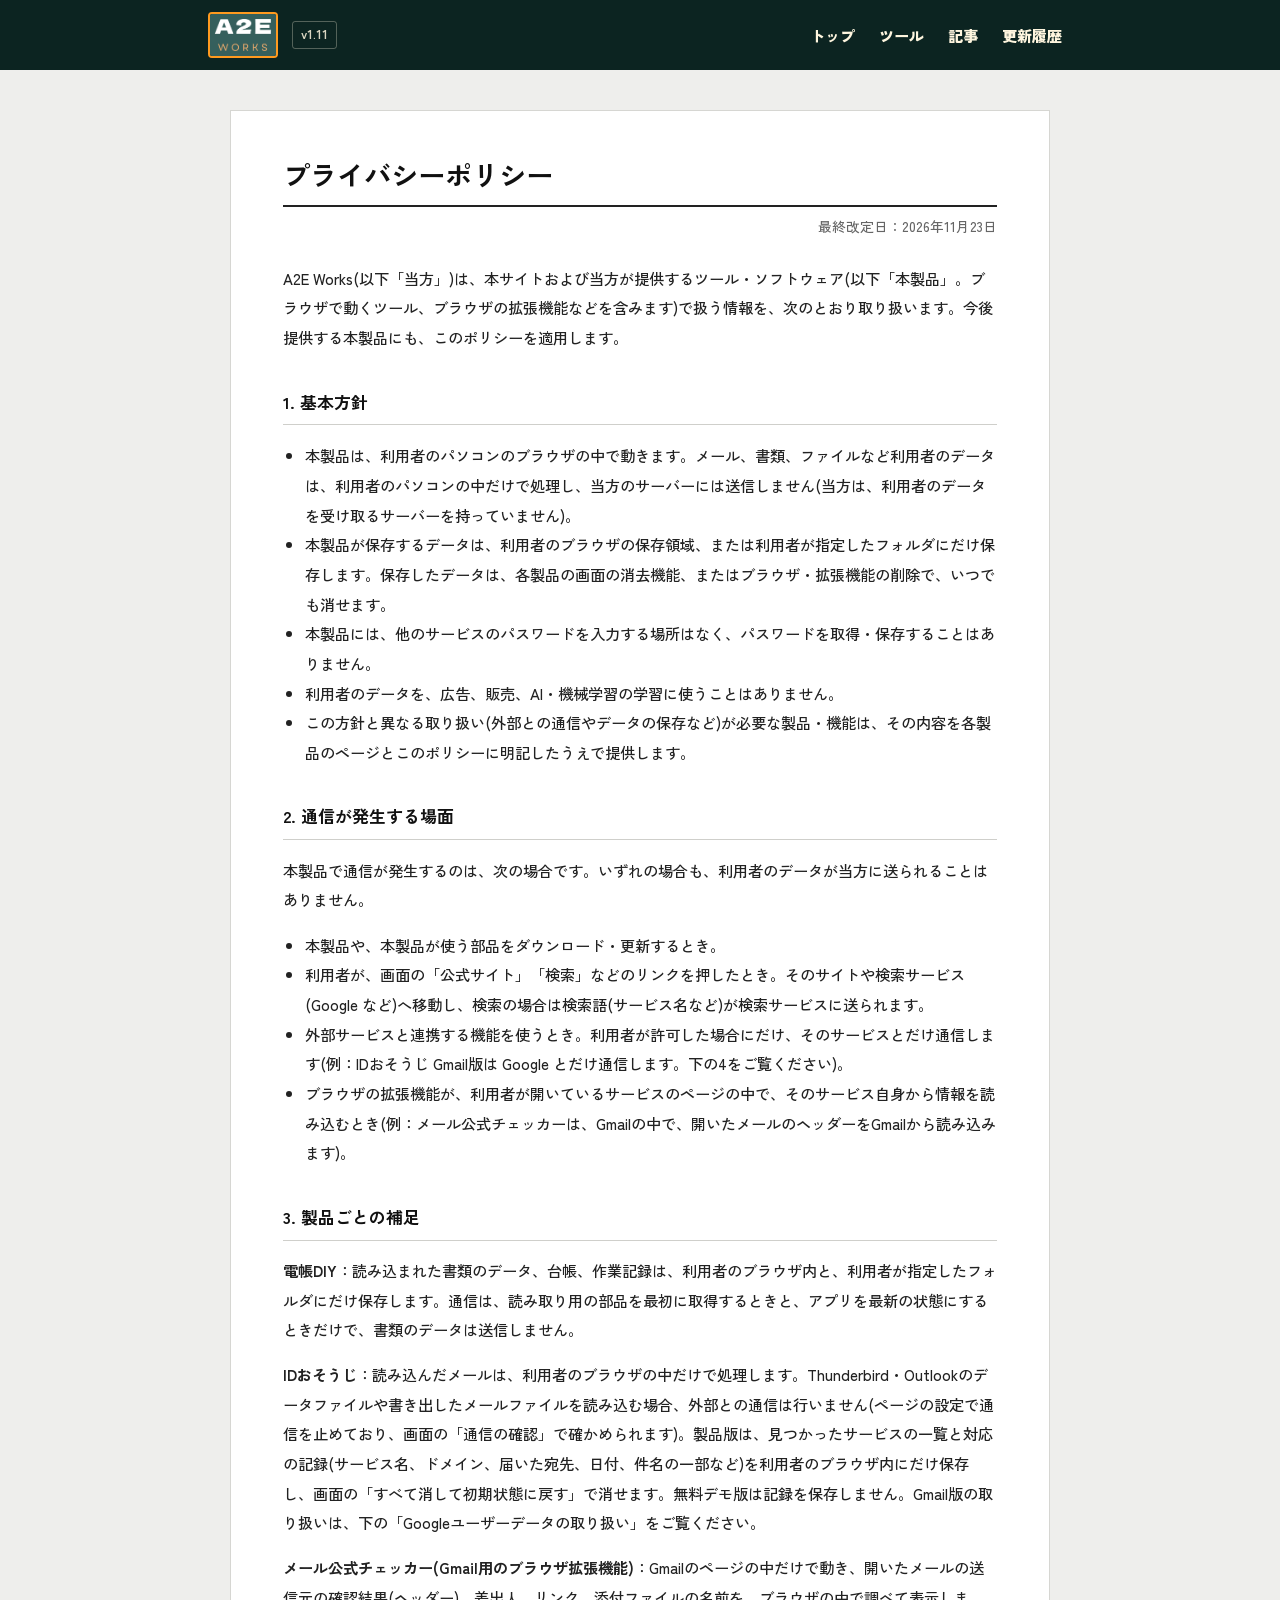
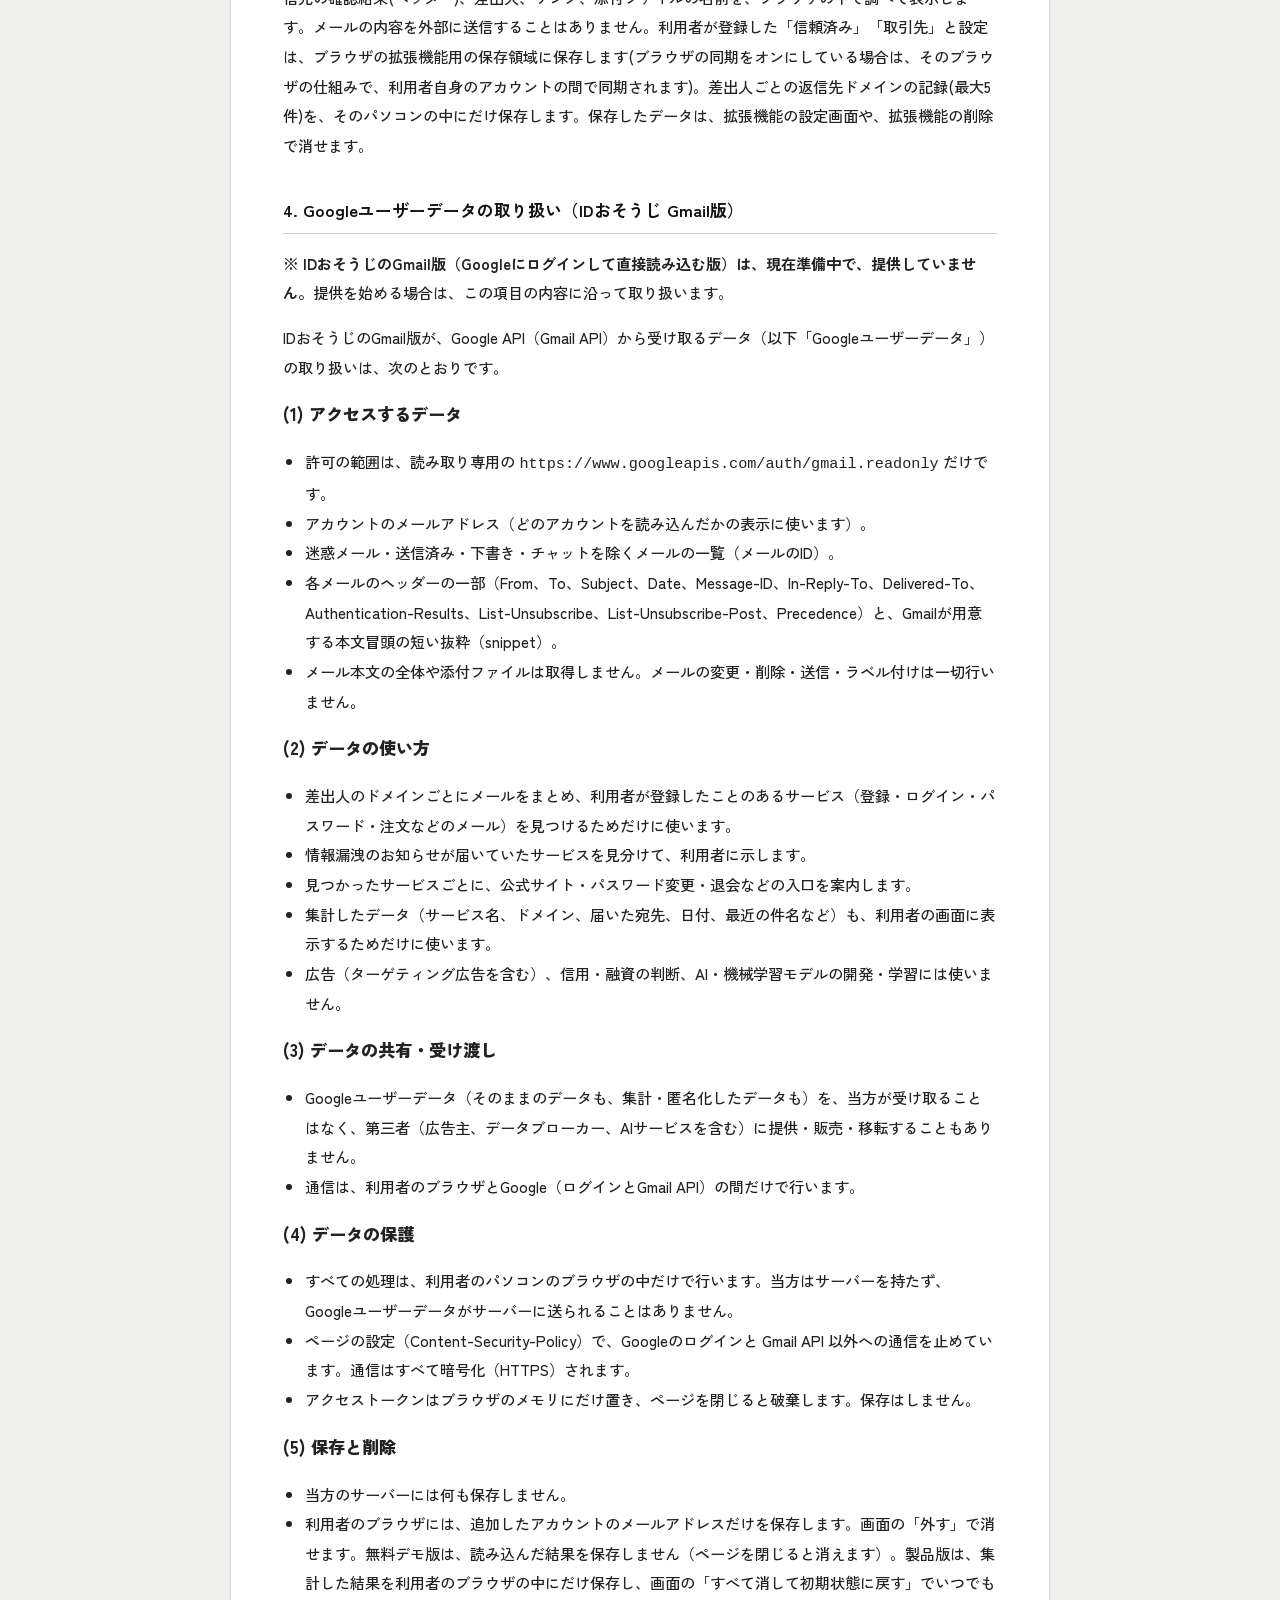
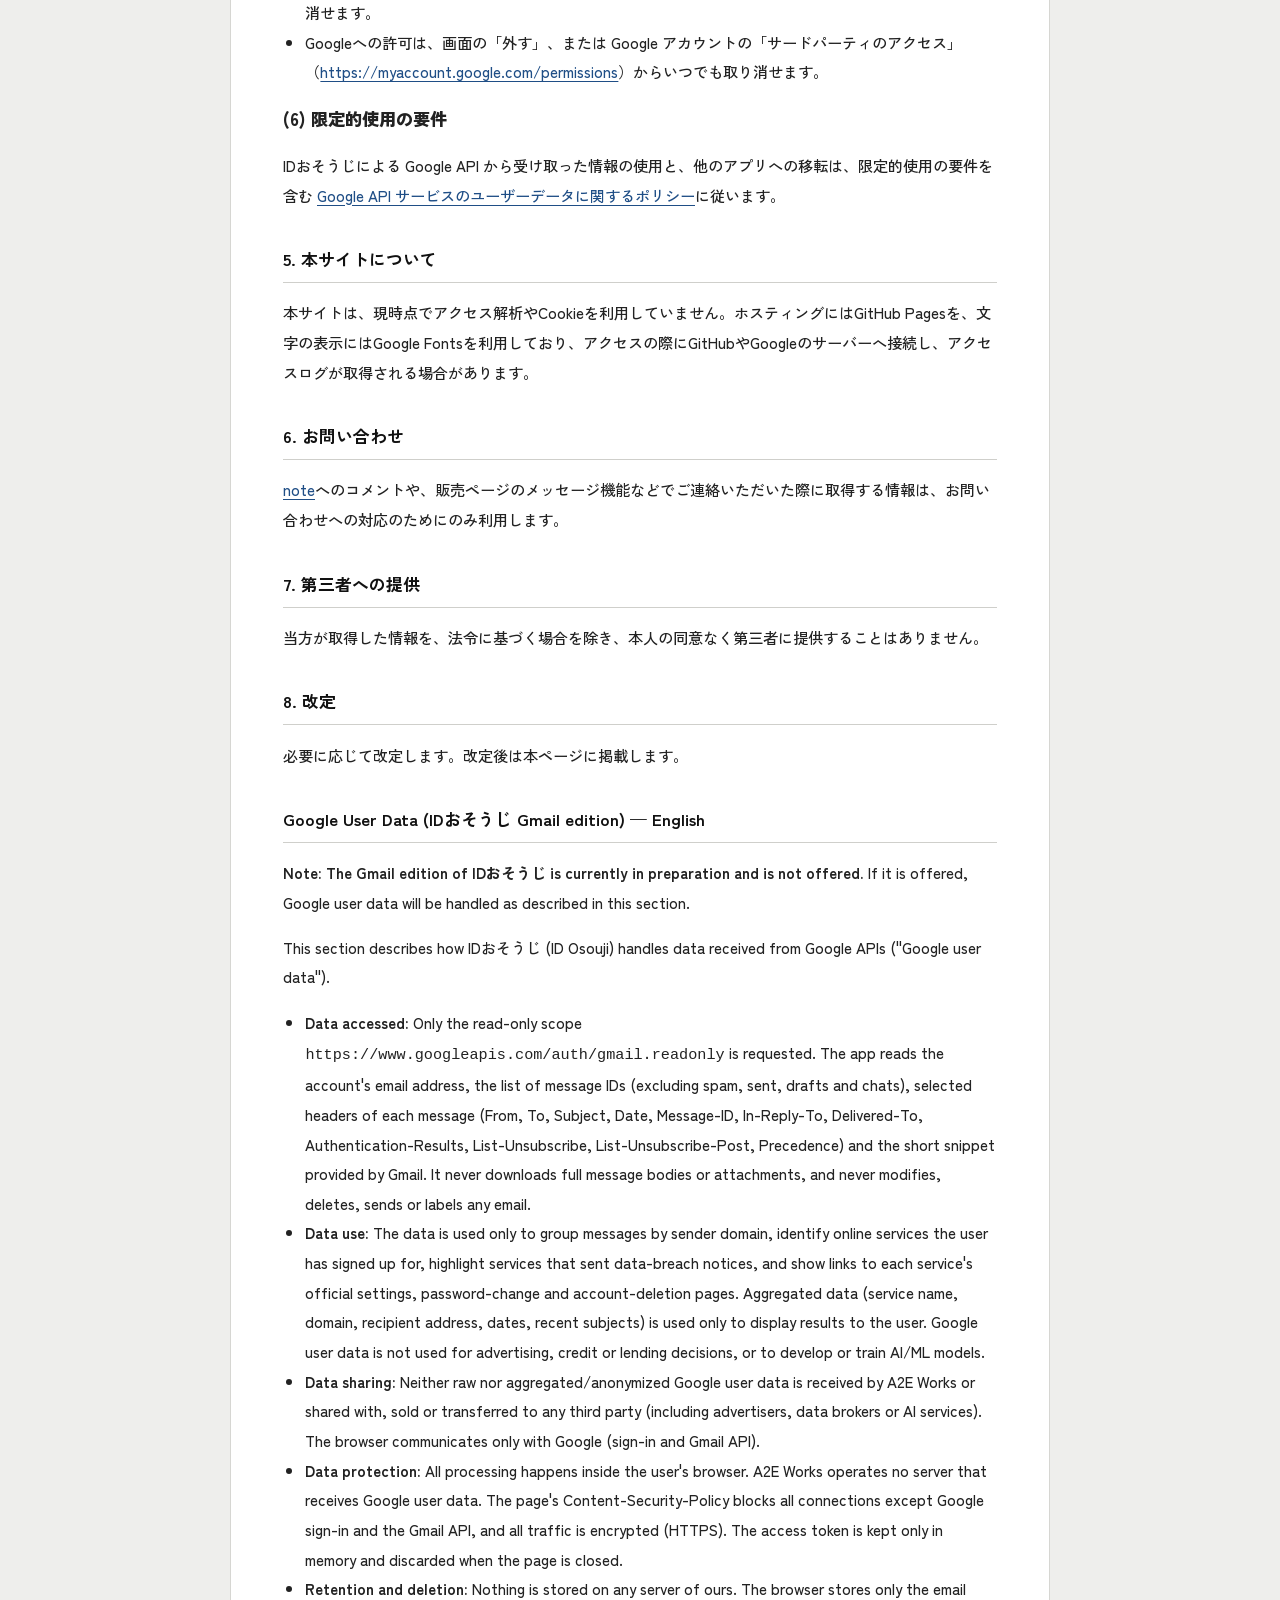
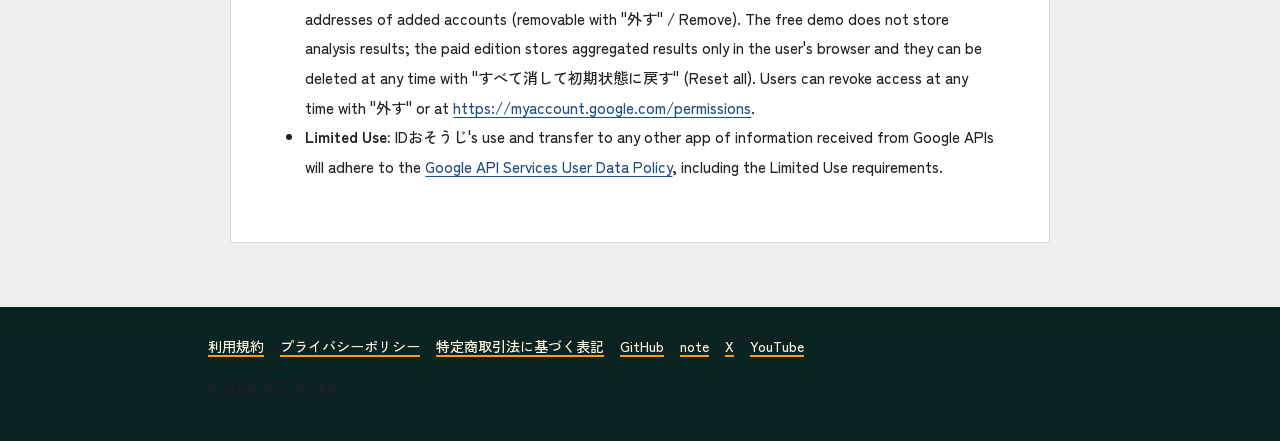
<file: legal/privacy.html>
<!doctype html>
<html lang="ja"><head><meta charset="utf-8"><meta name="viewport" content="width=device-width,initial-scale=1">
<title>プライバシーポリシー|A2E Works</title><link rel="icon" href="../images/favicon.png"><meta name="description" content="A2E Worksのプライバシーポリシー。">
<link rel="preconnect" href="https://fonts.googleapis.com"><link rel="preconnect" href="https://fonts.gstatic.com" crossorigin><link href="https://fonts.googleapis.com/css2?family=DotGothic16&family=Dela+Gothic+One&family=Zen+Kaku+Gothic+New:wght@500;700;900&display=swap" rel="stylesheet"><link rel="stylesheet" href="../css/style.css"></head><body class="legal">
<header class="site"><div class="wrap"><a class="brand" href="../index.html"><img src="../images/brand.png" alt="A2E WORKS"></a><nav><a href="../index.html">トップ</a><a href="../tools.html">ツール</a><a href="../articles.html">記事</a><a href="../changelog.html">更新履歴</a></nav></div></header><div class="stripe"></div>
<main><div class="wrap">
<h1>プライバシーポリシー</h1><p>最終改定日：2026年11月23日</p>
<p>A2E Works(以下「当方」)は、本サイトおよび当方が提供するツール・ソフトウェア(以下「本製品」。ブラウザで動くツール、ブラウザの拡張機能などを含みます)で扱う情報を、次のとおり取り扱います。今後提供する本製品にも、このポリシーを適用します。</p>
<h2>1. 基本方針</h2>
<ul>
<li>本製品は、利用者のパソコンのブラウザの中で動きます。メール、書類、ファイルなど利用者のデータは、利用者のパソコンの中だけで処理し、当方のサーバーには送信しません(当方は、利用者のデータを受け取るサーバーを持っていません)。</li>
<li>本製品が保存するデータは、利用者のブラウザの保存領域、または利用者が指定したフォルダにだけ保存します。保存したデータは、各製品の画面の消去機能、またはブラウザ・拡張機能の削除で、いつでも消せます。</li>
<li>本製品には、他のサービスのパスワードを入力する場所はなく、パスワードを取得・保存することはありません。</li>
<li>利用者のデータを、広告、販売、AI・機械学習の学習に使うことはありません。</li>
<li>この方針と異なる取り扱い(外部との通信やデータの保存など)が必要な製品・機能は、その内容を各製品のページとこのポリシーに明記したうえで提供します。</li>
</ul>
<h2>2. 通信が発生する場面</h2>
<p>本製品で通信が発生するのは、次の場合です。いずれの場合も、利用者のデータが当方に送られることはありません。</p>
<ul>
<li>本製品や、本製品が使う部品をダウンロード・更新するとき。</li>
<li>利用者が、画面の「公式サイト」「検索」などのリンクを押したとき。そのサイトや検索サービス(Google など)へ移動し、検索の場合は検索語(サービス名など)が検索サービスに送られます。</li>
<li>外部サービスと連携する機能を使うとき。利用者が許可した場合にだけ、そのサービスとだけ通信します(例：IDおそうじ Gmail版は Google とだけ通信します。下の4をご覧ください)。</li>
<li>ブラウザの拡張機能が、利用者が開いているサービスのページの中で、そのサービス自身から情報を読み込むとき(例：メール公式チェッカーは、Gmailの中で、開いたメールのヘッダーをGmailから読み込みます)。</li>
</ul>
<h2>3. 製品ごとの補足</h2>
<p><strong>電帳DIY</strong>：読み込まれた書類のデータ、台帳、作業記録は、利用者のブラウザ内と、利用者が指定したフォルダにだけ保存します。通信は、読み取り用の部品を最初に取得するときと、アプリを最新の状態にするときだけで、書類のデータは送信しません。</p>
<p><strong>IDおそうじ</strong>：読み込んだメールは、利用者のブラウザの中だけで処理します。Thunderbird・Outlookのデータファイルや書き出したメールファイルを読み込む場合、外部との通信は行いません(ページの設定で通信を止めており、画面の「通信の確認」で確かめられます)。製品版は、見つかったサービスの一覧と対応の記録(サービス名、ドメイン、届いた宛先、日付、件名の一部など)を利用者のブラウザ内にだけ保存し、画面の「すべて消して初期状態に戻す」で消せます。無料デモ版は記録を保存しません。Gmail版の取り扱いは、下の「Googleユーザーデータの取り扱い」をご覧ください。</p>
<p><strong>メール公式チェッカー(Gmail用のブラウザ拡張機能)</strong>：Gmailのページの中だけで動き、開いたメールの送信元の確認結果(ヘッダー)、差出人、リンク、添付ファイルの名前を、ブラウザの中で調べて表示します。メールの内容を外部に送信することはありません。利用者が登録した「信頼済み」「取引先」と設定は、ブラウザの拡張機能用の保存領域に保存します(ブラウザの同期をオンにしている場合は、そのブラウザの仕組みで、利用者自身のアカウントの間で同期されます)。差出人ごとの返信先ドメインの記録(最大5件)を、そのパソコンの中にだけ保存します。保存したデータは、拡張機能の設定画面や、拡張機能の削除で消せます。</p>
<h2 id="google-user-data">4. Googleユーザーデータの取り扱い（IDおそうじ Gmail版）</h2>
<p><strong>※ IDおそうじのGmail版（Googleにログインして直接読み込む版）は、現在準備中で、提供していません。</strong>提供を始める場合は、この項目の内容に沿って取り扱います。</p>
<p>IDおそうじのGmail版が、Google API（Gmail API）から受け取るデータ（以下「Googleユーザーデータ」）の取り扱いは、次のとおりです。</p>
<h3>(1) アクセスするデータ</h3>
<ul>
<li>許可の範囲は、読み取り専用の <code>https://www.googleapis.com/auth/gmail.readonly</code> だけです。</li>
<li>アカウントのメールアドレス（どのアカウントを読み込んだかの表示に使います）。</li>
<li>迷惑メール・送信済み・下書き・チャットを除くメールの一覧（メールのID）。</li>
<li>各メールのヘッダーの一部（From、To、Subject、Date、Message-ID、In-Reply-To、Delivered-To、Authentication-Results、List-Unsubscribe、List-Unsubscribe-Post、Precedence）と、Gmailが用意する本文冒頭の短い抜粋（snippet）。</li>
<li>メール本文の全体や添付ファイルは取得しません。メールの変更・削除・送信・ラベル付けは一切行いません。</li>
</ul>
<h3>(2) データの使い方</h3>
<ul>
<li>差出人のドメインごとにメールをまとめ、利用者が登録したことのあるサービス（登録・ログイン・パスワード・注文などのメール）を見つけるためだけに使います。</li>
<li>情報漏洩のお知らせが届いていたサービスを見分けて、利用者に示します。</li>
<li>見つかったサービスごとに、公式サイト・パスワード変更・退会などの入口を案内します。</li>
<li>集計したデータ（サービス名、ドメイン、届いた宛先、日付、最近の件名など）も、利用者の画面に表示するためだけに使います。</li>
<li>広告（ターゲティング広告を含む）、信用・融資の判断、AI・機械学習モデルの開発・学習には使いません。</li>
</ul>
<h3>(3) データの共有・受け渡し</h3>
<ul>
<li>Googleユーザーデータ（そのままのデータも、集計・匿名化したデータも）を、当方が受け取ることはなく、第三者（広告主、データブローカー、AIサービスを含む）に提供・販売・移転することもありません。</li>
<li>通信は、利用者のブラウザとGoogle（ログインとGmail API）の間だけで行います。</li>
</ul>
<h3>(4) データの保護</h3>
<ul>
<li>すべての処理は、利用者のパソコンのブラウザの中だけで行います。当方はサーバーを持たず、Googleユーザーデータがサーバーに送られることはありません。</li>
<li>ページの設定（Content-Security-Policy）で、Googleのログインと Gmail API 以外への通信を止めています。通信はすべて暗号化（HTTPS）されます。</li>
<li>アクセストークンはブラウザのメモリにだけ置き、ページを閉じると破棄します。保存はしません。</li>
</ul>
<h3>(5) 保存と削除</h3>
<ul>
<li>当方のサーバーには何も保存しません。</li>
<li>利用者のブラウザには、追加したアカウントのメールアドレスだけを保存します。画面の「外す」で消せます。無料デモ版は、読み込んだ結果を保存しません（ページを閉じると消えます）。製品版は、集計した結果を利用者のブラウザの中にだけ保存し、画面の「すべて消して初期状態に戻す」でいつでも消せます。</li>
<li>Googleへの許可は、画面の「外す」、または Google アカウントの「サードパーティのアクセス」（<a href="https://myaccount.google.com/permissions" target="_blank" rel="noopener">https://myaccount.google.com/permissions</a>）からいつでも取り消せます。</li>
</ul>
<h3>(6) 限定的使用の要件</h3>
<p>IDおそうじによる Google API から受け取った情報の使用と、他のアプリへの移転は、限定的使用の要件を含む <a href="https://developers.google.com/terms/api-services-user-data-policy" target="_blank" rel="noopener">Google API サービスのユーザーデータに関するポリシー</a>に従います。</p>
<h2>5. 本サイトについて</h2><p>本サイトは、現時点でアクセス解析やCookieを利用していません。ホスティングにはGitHub Pagesを、文字の表示にはGoogle Fontsを利用しており、アクセスの際にGitHubやGoogleのサーバーへ接続し、アクセスログが取得される場合があります。</p>
<h2>6. お問い合わせ</h2><p><a href="https://note.com/a2e_works" target="_blank" rel="noopener">note</a>へのコメントや、販売ページのメッセージ機能などでご連絡いただいた際に取得する情報は、お問い合わせへの対応のためにのみ利用します。</p>
<h2>7. 第三者への提供</h2><p>当方が取得した情報を、法令に基づく場合を除き、本人の同意なく第三者に提供することはありません。</p>
<h2>8. 改定</h2><p>必要に応じて改定します。改定後は本ページに掲載します。</p>
<h2 id="google-user-data-en">Google User Data (IDおそうじ Gmail edition) — English</h2>
<p><strong>Note: The Gmail edition of IDおそうじ is currently in preparation and is not offered.</strong> If it is offered, Google user data will be handled as described in this section.</p>
<p>This section describes how IDおそうじ (ID Osouji) handles data received from Google APIs ("Google user data").</p>
<ul>
<li><strong>Data accessed:</strong> Only the read-only scope <code>https://www.googleapis.com/auth/gmail.readonly</code> is requested. The app reads the account's email address, the list of message IDs (excluding spam, sent, drafts and chats), selected headers of each message (From, To, Subject, Date, Message-ID, In-Reply-To, Delivered-To, Authentication-Results, List-Unsubscribe, List-Unsubscribe-Post, Precedence) and the short snippet provided by Gmail. It never downloads full message bodies or attachments, and never modifies, deletes, sends or labels any email.</li>
<li><strong>Data use:</strong> The data is used only to group messages by sender domain, identify online services the user has signed up for, highlight services that sent data-breach notices, and show links to each service's official settings, password-change and account-deletion pages. Aggregated data (service name, domain, recipient address, dates, recent subjects) is used only to display results to the user. Google user data is not used for advertising, credit or lending decisions, or to develop or train AI/ML models.</li>
<li><strong>Data sharing:</strong> Neither raw nor aggregated/anonymized Google user data is received by A2E Works or shared with, sold or transferred to any third party (including advertisers, data brokers or AI services). The browser communicates only with Google (sign-in and Gmail API).</li>
<li><strong>Data protection:</strong> All processing happens inside the user's browser. A2E Works operates no server that receives Google user data. The page's Content-Security-Policy blocks all connections except Google sign-in and the Gmail API, and all traffic is encrypted (HTTPS). The access token is kept only in memory and discarded when the page is closed.</li>
<li><strong>Retention and deletion:</strong> Nothing is stored on any server of ours. The browser stores only the email addresses of added accounts (removable with "外す" / Remove). The free demo does not store analysis results; the paid edition stores aggregated results only in the user's browser and they can be deleted at any time with "すべて消して初期状態に戻す" (Reset all). Users can revoke access at any time with "外す" or at <a href="https://myaccount.google.com/permissions" target="_blank" rel="noopener">https://myaccount.google.com/permissions</a>.</li>
<li><strong>Limited Use:</strong> IDおそうじ's use and transfer to any other app of information received from Google APIs will adhere to the <a href="https://developers.google.com/terms/api-services-user-data-policy" target="_blank" rel="noopener">Google API Services User Data Policy</a>, including the Limited Use requirements.</li>
</ul>
</div></main>
<div class="stripe"></div><footer class="site"><div class="wrap">
<a href="../legal/terms.html">利用規約</a><a href="../legal/privacy.html">プライバシーポリシー</a><a href="../legal/tokushoho.html">特定商取引法に基づく表記</a><a data-github href="#">GitHub</a><a href="https://note.com/a2e_works" target="_blank" rel="noopener">note</a><a href="https://x.com/A2EWorks" target="_blank" rel="noopener">X</a><a href="https://www.youtube.com/channel/UCyqLcDdzrbCwlET-WRJbH2w" target="_blank" rel="noopener">YouTube</a>
<p>&copy; <span id="year">2026</span> A2E Works</p></div></footer>
<script src="../js/data.js"></script><script src="../js/main.js"></script></body></html>
</file>
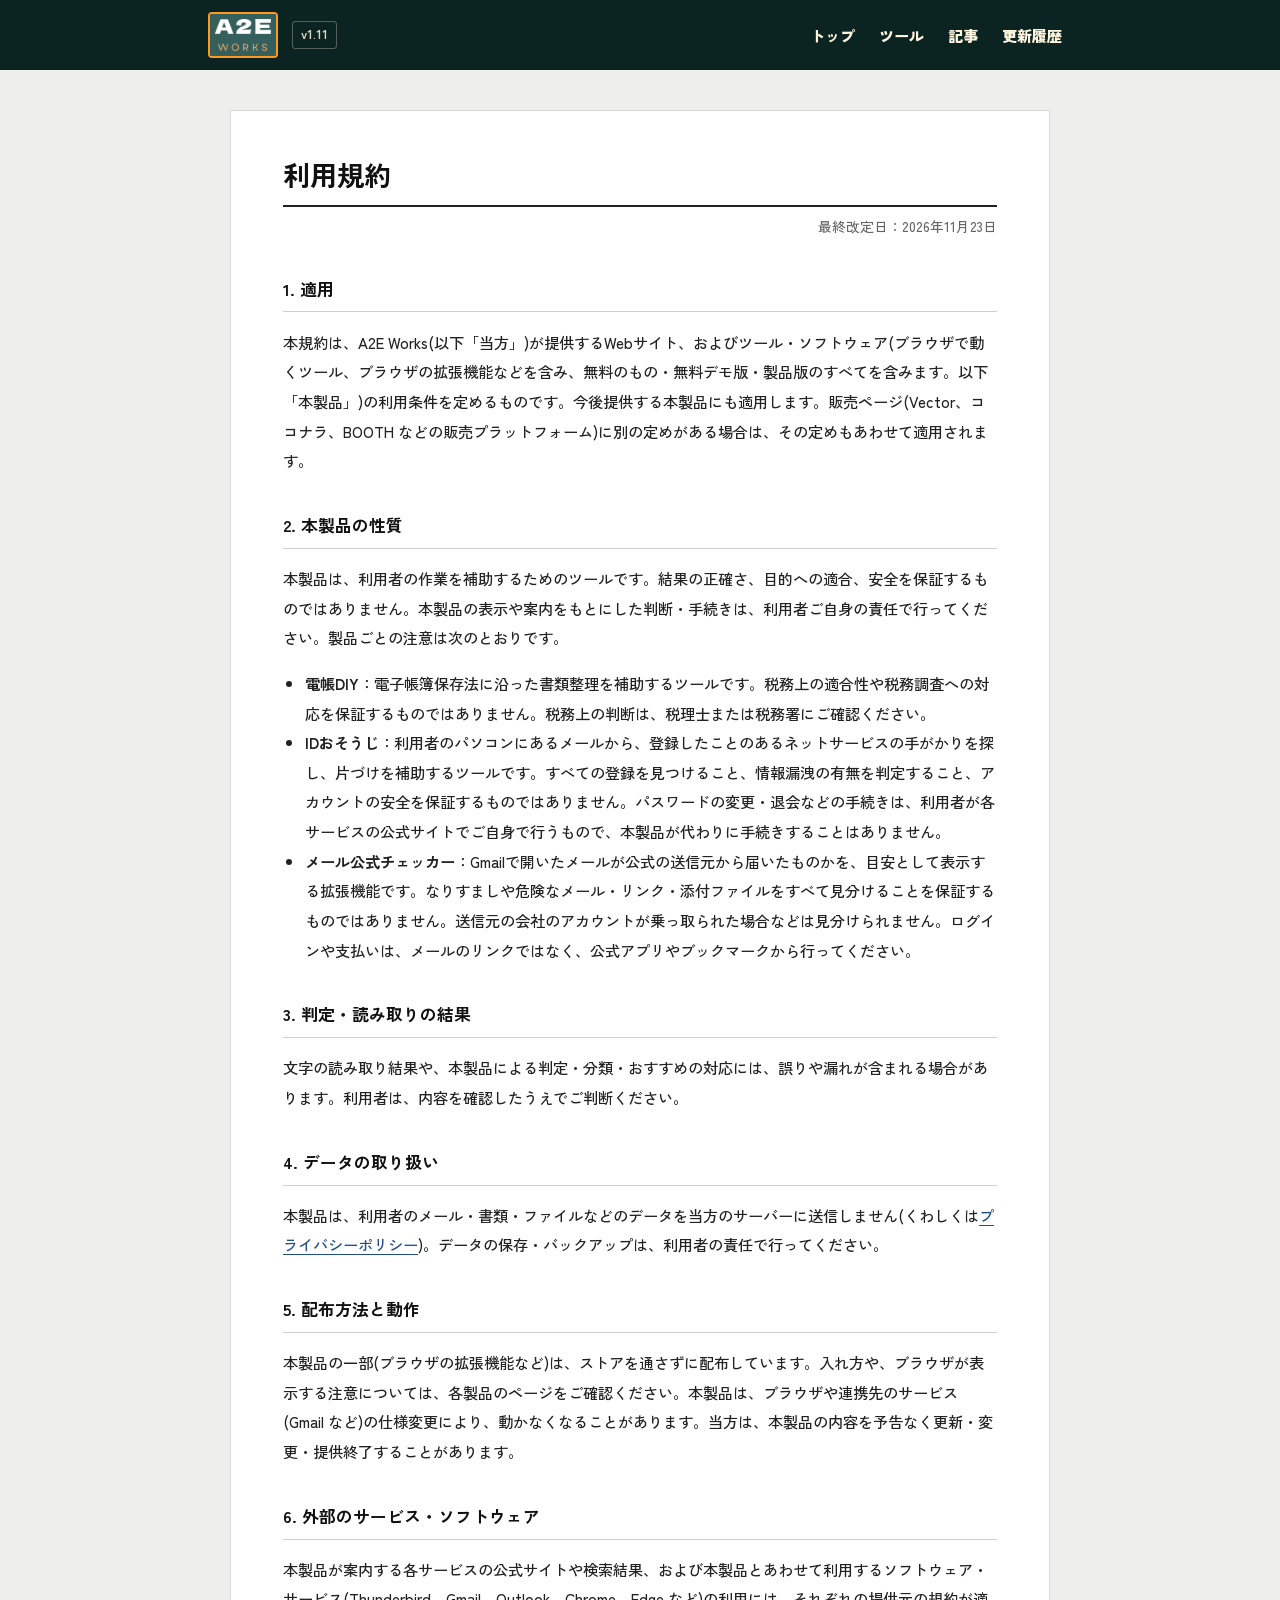
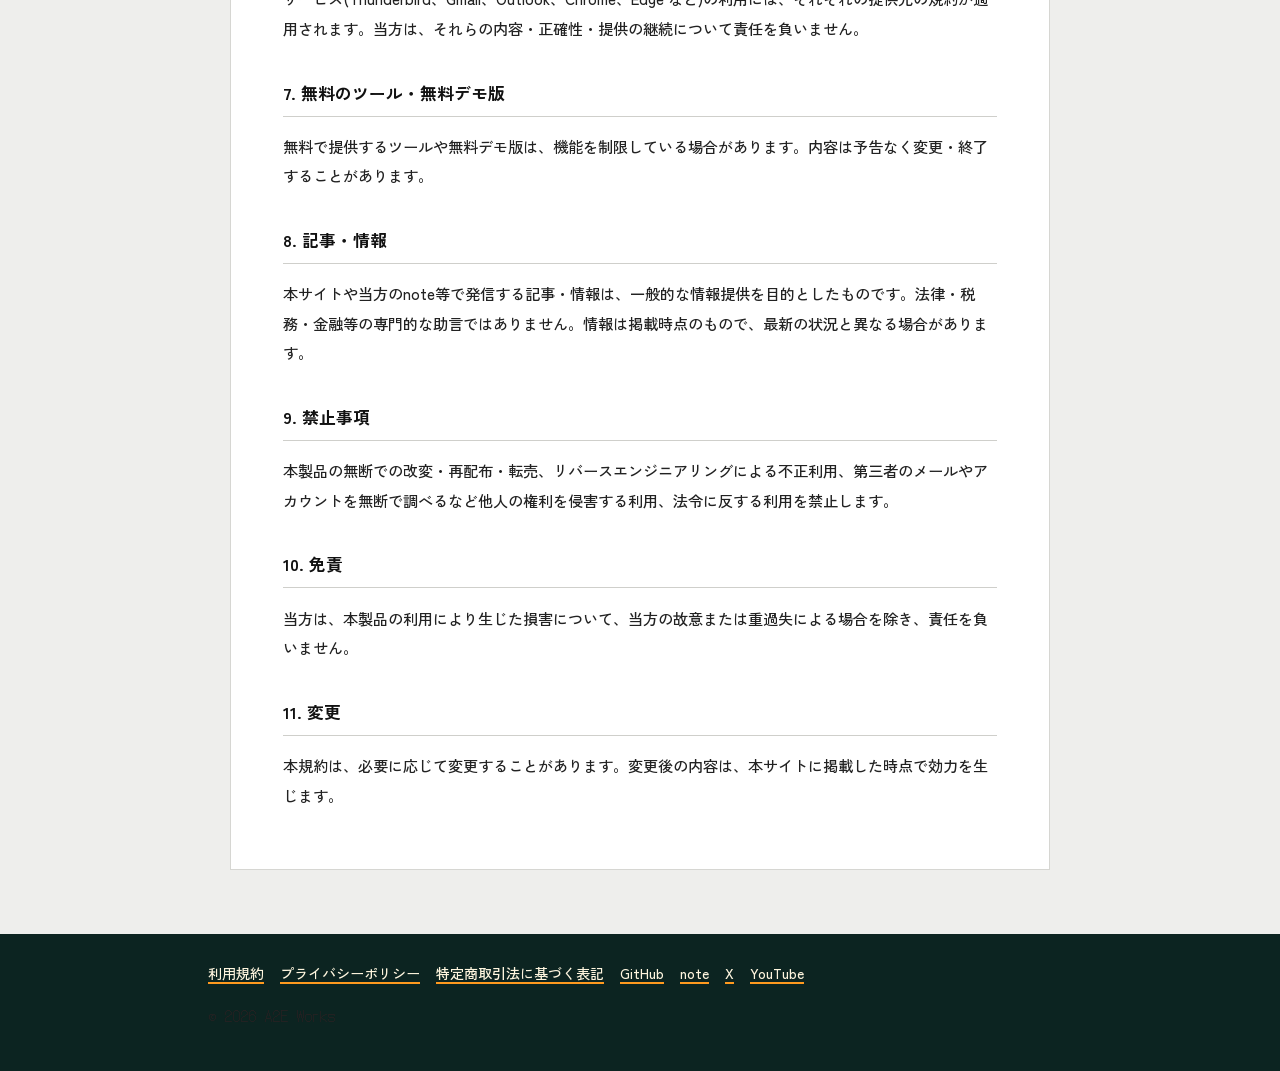
<file: legal/terms.html>
<!doctype html>
<html lang="ja"><head><meta charset="utf-8"><meta name="viewport" content="width=device-width,initial-scale=1">
<title>利用規約|A2E Works</title><link rel="icon" href="../images/favicon.png"><meta name="description" content="A2E Worksのサイトおよび製品の利用規約。">
<link rel="preconnect" href="https://fonts.googleapis.com"><link rel="preconnect" href="https://fonts.gstatic.com" crossorigin><link href="https://fonts.googleapis.com/css2?family=DotGothic16&family=Dela+Gothic+One&family=Zen+Kaku+Gothic+New:wght@500;700;900&display=swap" rel="stylesheet"><link rel="stylesheet" href="../css/style.css"></head><body class="legal">
<header class="site"><div class="wrap"><a class="brand" href="../index.html"><img src="../images/brand.png" alt="A2E WORKS"></a><nav><a href="../index.html">トップ</a><a href="../tools.html">ツール</a><a href="../articles.html">記事</a><a href="../changelog.html">更新履歴</a></nav></div></header><div class="stripe"></div>
<main><div class="wrap">
<h1>利用規約</h1><p>最終改定日：2026年11月23日</p>
<h2>1. 適用</h2><p>本規約は、A2E Works(以下「当方」)が提供するWebサイト、およびツール・ソフトウェア(ブラウザで動くツール、ブラウザの拡張機能などを含み、無料のもの・無料デモ版・製品版のすべてを含みます。以下「本製品」)の利用条件を定めるものです。今後提供する本製品にも適用します。販売ページ(Vector、ココナラ、BOOTH などの販売プラットフォーム)に別の定めがある場合は、その定めもあわせて適用されます。</p>
<h2>2. 本製品の性質</h2>
<p>本製品は、利用者の作業を補助するためのツールです。結果の正確さ、目的への適合、安全を保証するものではありません。本製品の表示や案内をもとにした判断・手続きは、利用者ご自身の責任で行ってください。製品ごとの注意は次のとおりです。</p>
<ul>
<li><strong>電帳DIY</strong>：電子帳簿保存法に沿った書類整理を補助するツールです。税務上の適合性や税務調査への対応を保証するものではありません。税務上の判断は、税理士または税務署にご確認ください。</li>
<li><strong>IDおそうじ</strong>：利用者のパソコンにあるメールから、登録したことのあるネットサービスの手がかりを探し、片づけを補助するツールです。すべての登録を見つけること、情報漏洩の有無を判定すること、アカウントの安全を保証するものではありません。パスワードの変更・退会などの手続きは、利用者が各サービスの公式サイトでご自身で行うもので、本製品が代わりに手続きすることはありません。</li>
<li><strong>メール公式チェッカー</strong>：Gmailで開いたメールが公式の送信元から届いたものかを、目安として表示する拡張機能です。なりすましや危険なメール・リンク・添付ファイルをすべて見分けることを保証するものではありません。送信元の会社のアカウントが乗っ取られた場合などは見分けられません。ログインや支払いは、メールのリンクではなく、公式アプリやブックマークから行ってください。</li>
</ul>
<h2>3. 判定・読み取りの結果</h2><p>文字の読み取り結果や、本製品による判定・分類・おすすめの対応には、誤りや漏れが含まれる場合があります。利用者は、内容を確認したうえでご判断ください。</p>
<h2>4. データの取り扱い</h2><p>本製品は、利用者のメール・書類・ファイルなどのデータを当方のサーバーに送信しません(くわしくは<a href="privacy.html">プライバシーポリシー</a>)。データの保存・バックアップは、利用者の責任で行ってください。</p>
<h2>5. 配布方法と動作</h2><p>本製品の一部(ブラウザの拡張機能など)は、ストアを通さずに配布しています。入れ方や、ブラウザが表示する注意については、各製品のページをご確認ください。本製品は、ブラウザや連携先のサービス(Gmail など)の仕様変更により、動かなくなることがあります。当方は、本製品の内容を予告なく更新・変更・提供終了することがあります。</p>
<h2>6. 外部のサービス・ソフトウェア</h2><p>本製品が案内する各サービスの公式サイトや検索結果、および本製品とあわせて利用するソフトウェア・サービス(Thunderbird、Gmail、Outlook、Chrome、Edge など)の利用には、それぞれの提供元の規約が適用されます。当方は、それらの内容・正確性・提供の継続について責任を負いません。</p>
<h2>7. 無料のツール・無料デモ版</h2><p>無料で提供するツールや無料デモ版は、機能を制限している場合があります。内容は予告なく変更・終了することがあります。</p>
<h2>8. 記事・情報</h2><p>本サイトや当方のnote等で発信する記事・情報は、一般的な情報提供を目的としたものです。法律・税務・金融等の専門的な助言ではありません。情報は掲載時点のもので、最新の状況と異なる場合があります。</p>
<h2>9. 禁止事項</h2><p>本製品の無断での改変・再配布・転売、リバースエンジニアリングによる不正利用、第三者のメールやアカウントを無断で調べるなど他人の権利を侵害する利用、法令に反する利用を禁止します。</p>
<h2>10. 免責</h2><p>当方は、本製品の利用により生じた損害について、当方の故意または重過失による場合を除き、責任を負いません。</p>
<h2>11. 変更</h2><p>本規約は、必要に応じて変更することがあります。変更後の内容は、本サイトに掲載した時点で効力を生じます。</p>
</div></main>
<div class="stripe"></div><footer class="site"><div class="wrap">
<a href="../legal/terms.html">利用規約</a><a href="../legal/privacy.html">プライバシーポリシー</a><a href="../legal/tokushoho.html">特定商取引法に基づく表記</a><a data-github href="#">GitHub</a><a href="https://note.com/a2e_works" target="_blank" rel="noopener">note</a><a href="https://x.com/A2EWorks" target="_blank" rel="noopener">X</a><a href="https://www.youtube.com/channel/UCyqLcDdzrbCwlET-WRJbH2w" target="_blank" rel="noopener">YouTube</a>
<p>&copy; <span id="year">2026</span> A2E Works</p></div></footer>
<script src="../js/data.js"></script><script src="../js/main.js"></script></body></html>
</file>
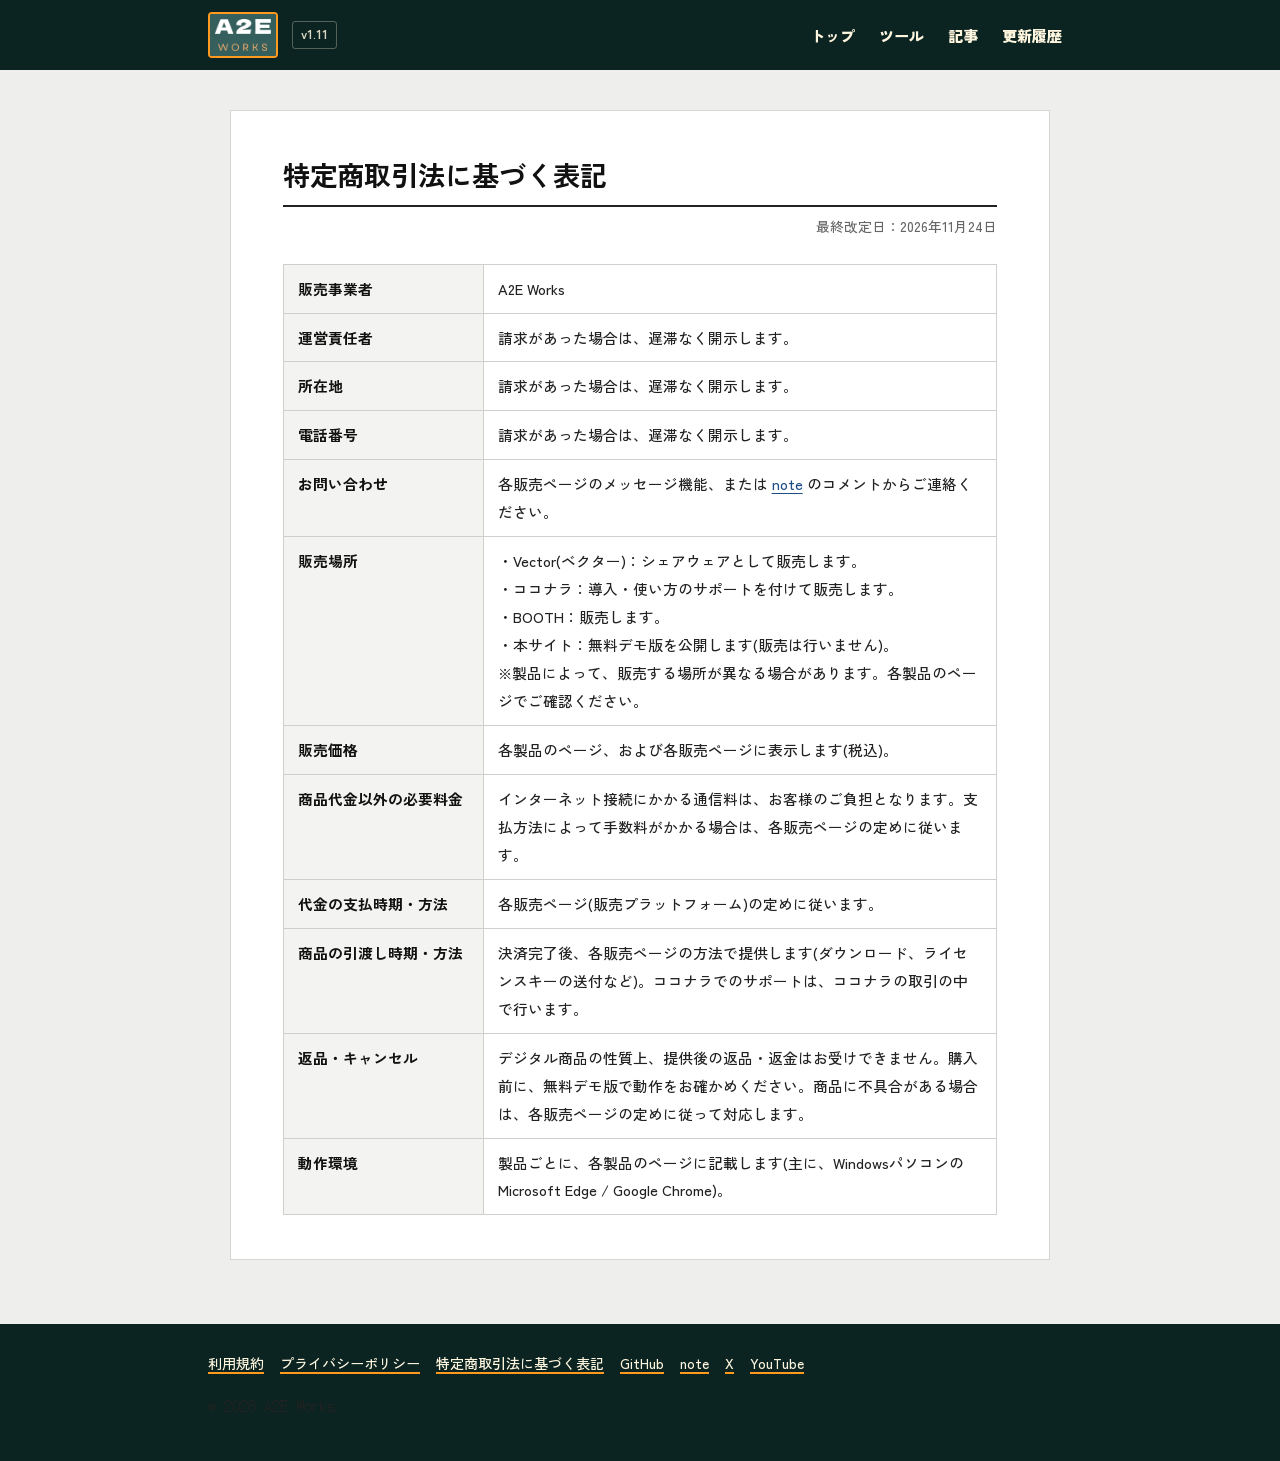
<file: legal/tokushoho.html>
<!doctype html>
<html lang="ja"><head><meta charset="utf-8"><meta name="viewport" content="width=device-width,initial-scale=1">
<title>特定商取引法に基づく表記|A2E Works</title><link rel="icon" href="../images/favicon.png"><meta name="description" content="特定商取引法に基づく表記。">
<link rel="preconnect" href="https://fonts.googleapis.com"><link rel="preconnect" href="https://fonts.gstatic.com" crossorigin><link href="https://fonts.googleapis.com/css2?family=DotGothic16&family=Dela+Gothic+One&family=Zen+Kaku+Gothic+New:wght@500;700;900&display=swap" rel="stylesheet"><link rel="stylesheet" href="../css/style.css"></head><body class="legal">
<header class="site"><div class="wrap"><a class="brand" href="../index.html"><img src="../images/brand.png" alt="A2E WORKS"></a><nav><a href="../index.html">トップ</a><a href="../tools.html">ツール</a><a href="../articles.html">記事</a><a href="../changelog.html">更新履歴</a></nav></div></header><div class="stripe"></div>
<main><div class="wrap">
<h1>特定商取引法に基づく表記</h1><p>最終改定日：2026年11月24日</p>
<table>
<tr><th>販売事業者</th><td>A2E Works</td></tr>
<tr><th>運営責任者</th><td>請求があった場合は、遅滞なく開示します。</td></tr>
<tr><th>所在地</th><td>請求があった場合は、遅滞なく開示します。</td></tr>
<tr><th>電話番号</th><td>請求があった場合は、遅滞なく開示します。</td></tr>
<tr><th>お問い合わせ</th><td>各販売ページのメッセージ機能、または <a href="https://note.com/a2e_works" target="_blank" rel="noopener">note</a> のコメントからご連絡ください。</td></tr>
<tr><th>販売場所</th><td>
・Vector(ベクター)：シェアウェアとして販売します。<br>
・ココナラ：導入・使い方のサポートを付けて販売します。<br>
・BOOTH：販売します。<br>
・本サイト：無料デモ版を公開します(販売は行いません)。<br>
※製品によって、販売する場所が異なる場合があります。各製品のページでご確認ください。</td></tr>
<tr><th>販売価格</th><td>各製品のページ、および各販売ページに表示します(税込)。</td></tr>
<tr><th>商品代金以外の必要料金</th><td>インターネット接続にかかる通信料は、お客様のご負担となります。支払方法によって手数料がかかる場合は、各販売ページの定めに従います。</td></tr>
<tr><th>代金の支払時期・方法</th><td>各販売ページ(販売プラットフォーム)の定めに従います。</td></tr>
<tr><th>商品の引渡し時期・方法</th><td>決済完了後、各販売ページの方法で提供します(ダウンロード、ライセンスキーの送付など)。ココナラでのサポートは、ココナラの取引の中で行います。</td></tr>
<tr><th>返品・キャンセル</th><td>デジタル商品の性質上、提供後の返品・返金はお受けできません。購入前に、無料デモ版で動作をお確かめください。商品に不具合がある場合は、各販売ページの定めに従って対応します。</td></tr>
<tr><th>動作環境</th><td>製品ごとに、各製品のページに記載します(主に、Windowsパソコンの Microsoft Edge / Google Chrome)。</td></tr>
</table>
</div></main>
<div class="stripe"></div><footer class="site"><div class="wrap">
<a href="../legal/terms.html">利用規約</a><a href="../legal/privacy.html">プライバシーポリシー</a><a href="../legal/tokushoho.html">特定商取引法に基づく表記</a><a data-github href="#">GitHub</a><a href="https://note.com/a2e_works" target="_blank" rel="noopener">note</a><a href="https://x.com/A2EWorks" target="_blank" rel="noopener">X</a><a href="https://www.youtube.com/channel/UCyqLcDdzrbCwlET-WRJbH2w" target="_blank" rel="noopener">YouTube</a>
<p>&copy; <span id="year">2026</span> A2E Works</p></div></footer>
<script src="../js/data.js"></script><script src="../js/main.js"></script></body></html>
</file>
<file: css/style.css>
/* A2E Works — 濃い緑 × 橙 × クリームの貼り紙 */
:root{--bk:#0c2421;--g:#1d6356;--g2:#164c43;--cream:#fff6df;--or:#ff9a1f;--sub:#3b524d}
*{box-sizing:border-box}
html{-webkit-text-size-adjust:100%}
body{margin:0;background:var(--g);color:var(--cream);font:500 16px/1.9 "Zen Kaku Gothic New","Hiragino Kaku Gothic ProN","Yu Gothic","Meiryo",sans-serif}
a{color:var(--cream);text-decoration-thickness:2px;text-underline-offset:3px;text-decoration-color:var(--or)}
a:hover{background:var(--or);color:var(--bk)}
.wrap{max-width:900px;margin:0 auto;padding:0 18px}

/* header */
header.site{background:var(--bk)}
header.site .wrap{display:flex;flex-wrap:wrap;align-items:center;justify-content:space-between;gap:6px 24px;padding-top:12px;padding-bottom:12px}
.brand{display:block;text-decoration:none}
.brandbox{display:flex;align-items:center;gap:6px 14px;flex-wrap:wrap}
.updated{font-size:.78rem;font-weight:700;color:var(--cream);opacity:.85;text-decoration:none;border:1px solid rgba(255,246,223,.35);border-radius:3px;padding:1px 8px;white-space:nowrap}
.updated:hover{opacity:1}
.brand:hover{background:none}
.brand img{height:46px;width:auto;display:block;border:2px solid var(--or);border-radius:4px}
nav{display:flex;flex-wrap:wrap;gap:4px 0}
nav a{color:var(--cream);text-decoration:none;font-weight:900;font-size:.95rem;margin-left:4px;padding:2px 10px;white-space:nowrap}
nav a:hover,nav a[aria-current]{background:var(--or);color:var(--bk)}
.stripe{height:16px;background:repeating-linear-gradient(-45deg,var(--or) 0 16px,var(--bk) 16px 32px)}

main{padding:40px 0 64px}

/* type */
h1{font-family:"Dela Gothic One","Zen Kaku Gothic New",sans-serif;font-weight:400;font-size:clamp(2rem,6.6vw,3.4rem);line-height:1.3;margin:0 0 16px}
h1 mark{background:var(--or);color:var(--bk);padding:0 10px}
h2{font-family:"Dela Gothic One","Zen Kaku Gothic New",sans-serif;font-weight:400;font-size:1.5rem;margin:56px 0 18px;display:inline-block;background:var(--or);color:var(--bk);padding:2px 16px 4px;transform:rotate(-1.5deg);box-shadow:4px 4px 0 var(--bk)}
h3{font-weight:900;font-size:1.08rem;margin:0 0 4px}
p.lead{font-size:1.12rem;font-weight:700;margin:0 0 22px;max-width:36em}

/* hero */
.hero{padding:0 0 4px}
.banner{display:block;width:100%;height:auto;border:4px solid var(--bk);box-shadow:8px 8px 0 var(--bk);background:#f7f3eb}
.stamp{display:inline-block;font-family:"DotGothic16",monospace;font-size:.95rem;letter-spacing:.12em;border:3px solid var(--or);color:var(--or);padding:2px 12px;transform:rotate(-3deg);margin-bottom:14px}

/* buttons */
.btns{display:flex;flex-wrap:wrap;gap:16px;margin:24px 0}
.btn{display:inline-block;padding:13px 26px;background:var(--or);color:var(--bk);font-weight:900;font-size:1.02rem;text-decoration:none;border:4px solid var(--bk);box-shadow:6px 6px 0 var(--bk);transition:transform .08s,box-shadow .08s}
.btn:hover{background:var(--or);color:var(--bk);transform:translate(4px,4px);box-shadow:2px 2px 0 var(--bk)}
.btn.sub{background:var(--cream)}
.btn.sub:hover{background:var(--cream)}
.btn.off{background:var(--g2);color:#a9c4bd;box-shadow:none;border:3px dashed #a9c4bd;cursor:default;transform:none}

/* cards */
.grid{display:grid;grid-template-columns:repeat(auto-fit,minmax(250px,1fr));gap:26px;margin:20px 0}
.card{background:var(--cream);color:var(--bk);border:4px solid var(--bk);box-shadow:7px 7px 0 var(--bk);padding:20px 22px 18px;position:relative}
.card a,.note a,table a{color:var(--bk)}
.grid .card:nth-child(odd){transform:rotate(-.7deg)}
.grid .card:nth-child(even){transform:rotate(.6deg)}
.card::before{content:"";position:absolute;top:-12px;left:20px;width:50px;height:18px;background:var(--or);border:2px solid var(--bk);transform:rotate(-4deg)}
.card h3{font-size:1.18rem}
.card p{margin:6px 0 0;color:var(--sub);font-size:.95rem;line-height:1.75}

/* lists */
ul.list{list-style:none;padding:0;margin:0;counter-reset:n}
ul.list li{counter-increment:n;padding:16px 0 16px 58px;border-bottom:3px dotted var(--cream);position:relative}
ul.list li::before{content:counter(n,decimal-leading-zero);position:absolute;left:0;top:12px;font-family:"DotGothic16",monospace;font-size:1.7rem;color:var(--or)}
ul.list .meta{color:#b9d3cb;font-size:.85rem;font-family:"DotGothic16",monospace}
.tag{display:inline-block;font-size:.72rem;font-weight:900;padding:0 9px;background:var(--or);color:var(--bk);margin-right:8px;vertical-align:2px}

.note{border:3px dashed var(--cream);background:var(--g2);padding:12px 16px;font-size:.9rem;color:var(--cream)}
.note a{color:var(--cream)}

table{border-collapse:collapse;width:100%;font-size:.95rem;background:var(--cream);color:var(--bk);border:4px solid var(--bk)}
th,td{border:2px solid var(--bk);padding:10px 12px;text-align:left;vertical-align:top}
th{background:var(--or);width:28%;font-weight:900}

footer.site{background:var(--bk);color:#b9d3cb;padding:26px 0 40px;font-size:.88rem}
footer.site a{color:var(--cream);margin-right:16px}
footer.site p{margin:14px 0 0;font-family:"DotGothic16",monospace}

@media (max-width:520px){nav a{margin-left:0}.grid .card{transform:none!important}}
@media (prefers-reduced-motion:reduce){.btn{transition:none}}

/* product page media (IDおそうじ) */
.manga{display:grid;grid-template-columns:1fr;gap:40px;margin:20px 0;max-width:680px}
.manga figure,.shots figure,.video figure{margin:0}
.manga img,.shots img{display:block;width:100%;height:auto;border:4px solid var(--bk);box-shadow:6px 6px 0 var(--bk);background:#fff}
.manga a:hover,.shots a:hover{background:none}
figcaption{font-size:.88rem;font-weight:700;margin-top:10px;color:var(--cream)}
.video{display:grid;grid-template-columns:1fr;gap:40px;margin:20px 0}
.video video,.video iframe{display:block;width:100%;height:auto;aspect-ratio:16/9;background:var(--bk);border:4px solid var(--bk);box-shadow:6px 6px 0 var(--bk)}
.video.one{margin-top:32px}
.shots{display:grid;grid-template-columns:repeat(auto-fit,minmax(240px,1fr));gap:22px;margin:20px 0}
.steps{counter-reset:s;list-style:none;padding:0;margin:20px 0}
.steps li{counter-increment:s;position:relative;padding:4px 0 14px 54px}
.steps li::before{content:counter(s);position:absolute;left:0;top:2px;width:38px;height:38px;border-radius:50%;background:var(--or);color:var(--bk);font-weight:900;display:flex;align-items:center;justify-content:center;border:3px solid var(--bk)}
.steps b{display:block;font-size:1.05rem}
.proof{margin:10px 0 4px;max-width:640px}
.proof img{display:block;width:100%;height:auto;background:#fff;border:3px solid var(--bk);box-shadow:4px 4px 0 var(--bk)}
.proof figcaption{font-size:.8rem;margin-top:6px}

.manga figcaption,.video figcaption,.shots figcaption{margin:0 0 10px;font-size:1rem}
.shots figcaption{min-height:1.6em}
.shots img{aspect-ratio:960/774;object-fit:cover;object-position:top}
.manga figcaption{text-align:center;font-family:"DotGothic16",monospace;font-size:1.15rem;letter-spacing:.2em;color:var(--or);margin:0 0 12px}
.omake-box{margin:56px 0 20px;padding:28px 24px 8px;border:3px dashed var(--cream);max-width:740px;box-sizing:border-box}
.omake-h{display:inline-block;margin:0 0 12px;padding:6px 14px;background:var(--cream);color:var(--bk);font-size:1.05rem;transform:rotate(-1deg)}
.omake-box p{margin:0 0 18px}

/* 規約・ポリシー・特商法のページ(落ち着いた文書の見た目) */
body.legal{background:#eeeeec;color:#222}
body.legal .stripe{display:none}
body.legal main{padding:40px 0 64px}
body.legal main .wrap{max-width:820px;background:#fff;border:1px solid #d6d6d2;padding:44px 52px;box-sizing:border-box}
body.legal h1{font-family:"Zen Kaku Gothic New","Hiragino Kaku Gothic ProN","Yu Gothic","Meiryo",sans-serif;font-weight:700;font-size:1.7rem;line-height:1.4;color:#111;border-bottom:2px solid #222;padding-bottom:12px;margin:0 0 6px}
body.legal h1+p:not(.note){font-size:.85rem;color:#666;text-align:right;margin:0 0 24px}
body.legal h2{font-family:"Zen Kaku Gothic New","Hiragino Kaku Gothic ProN","Yu Gothic","Meiryo",sans-serif;font-weight:700;font-size:1.05rem;display:block;background:none;color:#111;transform:none;box-shadow:none;padding:0 0 6px;margin:34px 0 10px;border-bottom:1px solid #cfcfcb}
body.legal p,body.legal li{font-size:.95rem;line-height:1.95;color:#222}
body.legal ul{padding-left:1.4em}
body.legal main a{color:#1f4e86;text-decoration:underline}
body.legal table{background:#fff;color:#222;border:1px solid #bdbdb8;font-size:.92rem}
body.legal th,body.legal td{border:1px solid #cfcfcb;padding:10px 14px}
body.legal th{background:#f3f3f1;font-weight:700;color:#111}
body.legal .note{background:#f7f7f5;border:1px solid #cfcfcb;color:#333}
@media (max-width:600px){body.legal main .wrap{padding:26px 18px;border-left:0;border-right:0}}
body.legal h1+.note{margin-top:14px;text-align:left}

.sns-row{margin:0;display:flex;flex-wrap:wrap;align-items:center;gap:10px 8px}
.sns{display:inline-flex;align-items:center;gap:8px;text-decoration:none;font-weight:700;font-size:.92rem}
.sns:hover{background:none;color:var(--or)}
.sns img,.sns svg{display:block;width:20px;height:20px;box-sizing:content-box;padding:8px;background:var(--cream);border-radius:50%;border:2px solid var(--or)}
.sns img.sns-note{width:36px;height:36px;padding:0}
.sns{min-width:124px}
</file>
